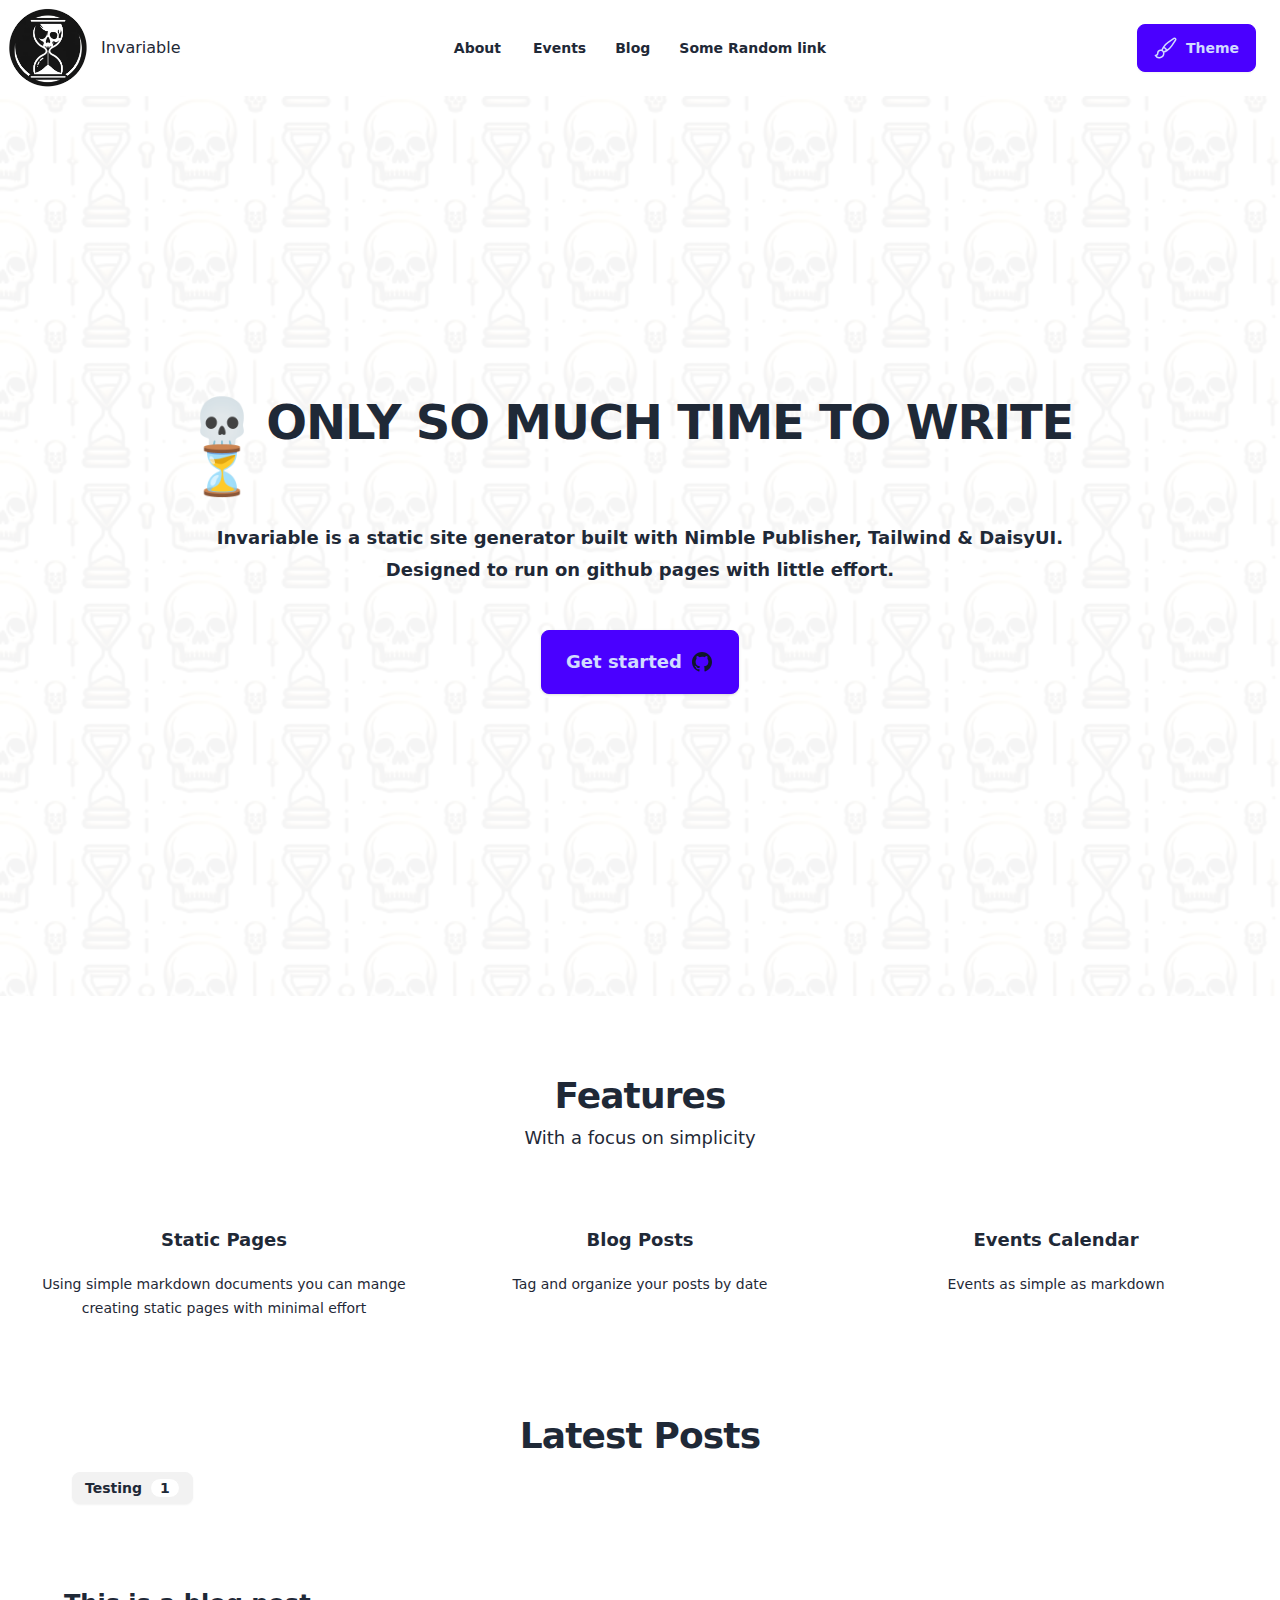
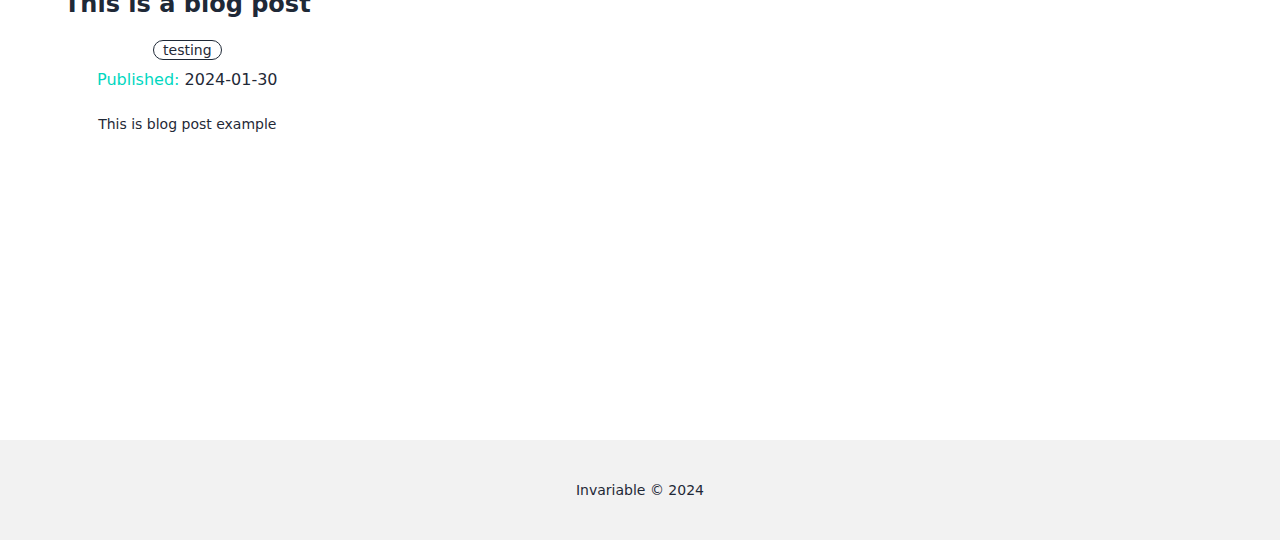
<file: index.html>
<!doctype html>
<html lang="en">
  <head>
    <meta charset="utf-8">
    <meta http-equiv="x-ua-compatible" content="ie=edge">
    <meta name="viewport" content="width=device-width, initial-scale=1">
    <meta name="description" content="Invariable is a static site generator built with Nimble Publisher, Tailwind, DaisyUI">
    <title>Home Page | Invariable</title>
    <link rel="preload" type="text/css" as="style" href="/assets/app.css">
    <link rel="stylesheet" type="text/css" href="/assets/app.css">
    <script rel="preload" type="text/javascript" src="/assets/app.js" as="script">
    </script>
  </head>

  <script is:inline>
    // ☝️ This script prevent the FART effect.
    if (localStorage.getItem("theme") === null) {
      document.documentElement.setAttribute("data-theme", "light");
    } else
    document.documentElement.setAttribute("data-theme", localStorage.getItem("theme"));
  </script>

  <body class="flex flex-col min-h-screen">
    <!-- Main Nav -->
    <div class="navbar bg-base-100 z-[100]">
      <div class="navbar-start">
        <div class="dropdown">
          <div tabindex="0" role="button" id="alb" aria-label="Open navigation menu" class="btn btn-ghost lg:hidden">
            <svg xmlns="http://www.w3.org/2000/svg" class="h-5 w-5" fill="none" viewBox="0 0 24 24" stroke="currentColor">
              <path stroke-linecap="round" stroke-linejoin="round" stroke-width="2" d="M4 6h16M4 12h8m-8 6h16"></path>
            </svg>
          </div>

          <ul tabindex="0" class="menu menu-sm dropdown-content mt-3 z-[1] p-2 shadow bg-base-100 rounded-box w-52">

<li><a href='/about.html'>About</a></li>

<li><a href='/events.html'>Events</a></li>

<li>
  <a>Blog</a>
  <ul class="p-2">
    <li><a href='/blog.html'>Posts</a></li><li><a href='/tags.html'>Tags</a></li>
  </ul>
</li>


<li><a href='http://google.com'>Some Random link</a></li>

          </ul>
        </div>
        <a href="/" class="-m-1.5 p-1.5">
          <span class="sr-only"></span>
          <img class="w-20 rounded-full mr-2 inline" src="/assets/images/logo.png" alt="">
          <span class="hidden lg:inline">
Invariable
          </span>
        </a>
      </div>

      <div class="navbar-center flex lg:hidden text-center">
Invariable
      </div>

      <div class="navbar-center hidden lg:flex">
        <ul class="menu menu-horizontal px-1 z-10">

<li><a class='font-bold' href='/about.html'>About</a></li>

<li><a class='font-bold' href='/events.html'>Events</a></li>

<li class="dropdown dropdown-hover mt-[2px]">
  <div tabindex="0" role="button" class="btn btn-ghost rounded-btn btn-sm">Blog</div>
  <ul tabindex="0" class="dropdown-content bg-base-100 p-3 pt-4">
    <li><a class='font-bold' href='/blog.html'>Posts</a></li><li><a class='font-bold' href='/tags.html'>Tags</a></li>
  </ul>
</li>


<li><a class='font-bold' href='http://google.com'>Some Random link</a></li>

        </ul>
      </div>

      <div class="navbar-end">
        <details id="theme-change" class="dropdown details-reset details-overlay details-overlay-dark z-10 mr-4">
          <summary class="btn btn-sm sm:btn-md btn-primary">
            <svg xmlns="http://www.w3.org/2000/svg" fill="none" viewBox="0 0 24 24" stroke-width="1.5" stroke="currentColor" class="w-6 h-6">
              <path stroke-linecap="round" stroke-linejoin="round" d="M9.53 16.122a3 3 0 0 0-5.78 1.128 2.25 2.25 0 0 1-2.4 2.245 4.5 4.5 0 0 0 8.4-2.245c0-.399-.078-.78-.22-1.128Zm0 0a15.998 15.998 0 0 0 3.388-1.62m-5.043-.025a15.994 15.994 0 0 1 1.622-3.395m3.42 3.42a15.995 15.995 0 0 0 4.764-4.648l3.876-5.814a1.151 1.151 0 0 0-1.597-1.597L14.146 6.32a15.996 15.996 0 0 0-4.649 4.763m3.42 3.42a6.776 6.776 0 0 0-3.42-3.42"></path>
            </svg>
            <span class="hidden sm:inline">Theme</span>
          </summary>
          <ul tabindex="0" class="dropdown-menu absolute right-0 w-56 p-2 mt-2 text-gray-800 dark:text-white animate-slide-in-down rounded-lg shadow-md">
            <li>
              <a href="#" class="theme-change__option flex items-center gap-2 hover:bg-gray-200 py-2 px-3  whitespace-nowrap" data-theme="light">
                🌞️ Light Mode
              </a>
            </li>
            <li>
              <a href="#" class="theme-change__option flex items-center gap-2 hover:bg-gray-200 py-2 px-3  whitespace-nowrap" data-theme="dark" data-key="front-page">
                🔥 Dark Mode
              </a>
            </li>
            <li>
              <a href="#" class="theme-change__option flex items-center gap-2 hover:bg-gray-200 py-2 px-3  whitespace-nowrap" data-theme="cupcake">
                🍰 Cupcake
              </a>
            </li>
            <li>
              <a href="#" class="theme-change__option flex items-center gap-2 hover:bg-gray-200 py-2 px-3  whitespace-nowrap" data-theme="bumblebee">
                🐝 Bumblebee
              </a>
            </li>
            <li>
              <a href="#" class="theme-change__option flex items-center gap-2 hover:bg-gray-200 py-2 px-3  whitespace-nowrap" data-theme="emerald">
                ✨ Emerald
              </a>
            </li>
            <li>
              <a href="#" class="theme-change__option flex items-center gap-2 hover:bg-gray-200 py-2 px-3  whitespace-nowrap" data-theme="corporate">
                🏢 Corporate
              </a>
            </li>
            <li>
              <a href="#" class="theme-change__option flex items-center gap-2 hover:bg-gray-200 py-2 px-3  whitespace-nowrap" data-theme="synthwave">
                🎸 Synthwave
              </a>
            </li>
            <li>
              <a href="#" class="theme-change__option flex items-center gap-2 hover:bg-gray-200 py-2 px-3  whitespace-nowrap" data-theme="retro">
                👴 Retro
              </a>
            </li>
            <li>
              <a href="#" class="theme-change__option flex items-center gap-2 hover:bg-gray-200 py-2 px-3  whitespace-nowrap" data-theme="cyberpunk">
                🤖 Cyberpunk
              </a>
            </li>
            <li>
              <a href="#" class="theme-change__option flex items-center gap-2 hover:bg-gray-200 py-2 px-3  whitespace-nowrap" data-theme="valentine">
                💕 Valentine
              </a>
            </li>
            <li>
              <a href="#" class="theme-change__option flex items-center gap-2 hover:bg-gray-200 py-2 px-3  whitespace-nowrap" data-theme="halloween">
                🎃 Halloween
              </a>
            </li>
            <li>
              <a href="#" class="theme-change__option flex items-center gap-2 hover:bg-gray-200 py-2 px-3  whitespace-nowrap" data-theme="garden">
                🌻 Garden
              </a>
            </li>
            <li>
              <a href="#" class="theme-change__option flex items-center gap-2 hover:bg-gray-200 py-2 px-3  whitespace-nowrap" data-theme="forest">
                🌲 Forest
              </a>
            </li>
            <li>
              <a href="#" class="theme-change__option flex items-center gap-2 hover:bg-gray-200 py-2 px-3  whitespace-nowrap" data-theme="aqua">
                🐳 Aqua
              </a>
            </li>
            <li>
              <a href="#" class="theme-change__option flex items-center gap-2 hover:bg-gray-200 py-2 px-3  whitespace-nowrap" data-theme="lofi">
                📺 LoFi
              </a>
            </li>
            <li>
              <a href="#" class="theme-change__option flex items-center gap-2 hover:bg-gray-200 py-2 px-3  whitespace-nowrap" data-theme="pastel">
                🧁 Pastel
              </a>
            </li>
            <li>
              <a href="#" class="theme-change__option flex items-center gap-2 hover:bg-gray-200 py-2 px-3  whitespace-nowrap" data-theme="fantasy">
                🧚‍♀️ Fantasy
              </a>
            </li>
            <li>
              <a href="#" class="theme-change__option flex items-center gap-2 hover:bg-gray-200 py-2 px-3  whitespace-nowrap" data-theme="wireframe">
                📈 Wireframe
              </a>
            </li>
            <li>
              <a href="#" class="theme-change__option flex items-center gap-2 hover:bg-gray-200 py-2 px-3  whitespace-nowrap" data-theme="black">
                🏠 Black
              </a>
            </li>
            <li>
              <a href="#" class="theme-change__option flex items-center gap-2 hover:bg-gray-200 py-2 px-3  whitespace-nowrap" data-theme="luxury">
                💼 Luxury
              </a>
            </li>
            <li>
              <a href="#" class="theme-change__option flex items-center gap-2 hover:bg-gray-200 py-2 px-3  whitespace-nowrap" data-theme="dracula">
                🧛‍♂️ Dracula
              </a>
              <li>
              <a href="#" class="theme-change__option flex items-center gap-2 hover:bg-gray-200 py-2 px-3  whitespace-nowrap" data-theme="autumn">
                🍁 Autumn
              </a>
              <a href="#" class="theme-change__option flex items-center gap-2 hover:bg-gray-200 py-2 px-3  whitespace-nowrap" data-theme="business">
                🏢 Business
              </a>
              <a href="#" class="theme-change__option flex items-center gap-2 hover:bg-gray-200 py-2 px-3  whitespace-nowrap" data-theme="acid">
                ⚗️ Acid
              </a>
              <a href="#" class="theme-change__option flex items-center gap-2 hover:bg-gray-200 py-2 px-3  whitespace-nowrap" data-theme="lemonade">
                🍋 Lemonade
              </a>
              <a href="#" class="theme-change__option flex items-center gap-2 hover:bg-gray-200 py-2 px-3  whitespace-nowrap" data-theme="night">
                🌜 Night
              </a>
              <a href="#" class="theme-change__option flex items-center gap-2 hover:bg-gray-200 py-2 px-3  whitespace-nowrap" data-theme="coffee">
                ☕ Coffee
              </a>
              <a href="#" class="theme-change__option flex items-center gap-2 hover:bg-gray-200 py-2 px-3  whitespace-nowrap" data-theme="winter">
                ❄️ Winter
              </a>
              <a href="#" class="theme-change__option flex items-center gap-2 hover:bg-gray-200 py-2 px-3  whitespace-nowrap" data-theme="dim">
                🔅 Dim
              </a>
              <a href="#" class="theme-change__option flex items-center gap-2 hover:bg-gray-200 py-2 px-3  whitespace-nowrap" data-theme="nord">
                 Nord
              </a>
              <a href="#" class="theme-change__option flex items-center gap-2 hover:bg-gray-200 py-2 px-3  whitespace-nowrap" data-theme="sunset">
                ☀️ Sunset
              </a>
            </li>
            </li>
          </ul>
        </details>
      </div>
    </div>

    <div class="mb-auto">
      <div class="" class="mb-auto">

<div>
  <div class="relative isolate overflow-hidden h-screen">  <div class="absolute inset-0 -z-10 object-top object-cover opacity-[.04] h-[200%] w-[200%]  bg-base bg-[url('/assets/images/repeat.jpg')] bg-[length:200px] ">  </div>  <div class="mx-auto max-w-4xl flex flex-col h-full items-center justify-center">    <h1 class="font-black text-base-content tracking-tight text-5xl mb-4">
     💀 ONLY SO MUCH TIME TO WRITE ⏳
  </h1>
  <p class="text-center text-lg leading-8 my-3 font-black">
    Invariable is a static site generator built with Nimble Publisher, Tailwind & DaisyUI.<br/>
    Designed to run on github pages with little effort.
  </p>
  <a href="https://github.com/DeadEgos/Invariable" class="btn btn-lg btn-primary text-center leading-8 mt-8 shadow font-black">
    Get started
    <svg viewBox="0 0 24 24" aria-hidden="true" class="h-6 w-6 fill-slate-900"><path fill-rule="evenodd" clip-rule="evenodd" d="M12 2C6.477 2 2 6.463 2 11.97c0 4.404 2.865 8.14 6.839 9.458.5.092.682-.216.682-.48 0-.236-.008-.864-.013-1.695-2.782.602-3.369-1.337-3.369-1.337-.454-1.151-1.11-1.458-1.11-1.458-.908-.618.069-.606.069-.606 1.003.07 1.531 1.027 1.531 1.027.892 1.524 2.341 1.084 2.91.828.092-.643.35-1.083.636-1.332-2.22-.251-4.555-1.107-4.555-4.927 0-1.088.39-1.979 1.029-2.675-.103-.252-.446-1.266.098-2.638 0 0 .84-.268 2.75 1.022A9.607 9.607 0 0 1 12 6.82c.85.004 1.705.114 2.504.336 1.909-1.29 2.747-1.022 2.747-1.022.546 1.372.202 2.386.1 2.638.64.696 1.028 1.587 1.028 2.675 0 3.83-2.339 4.673-4.566 4.92.359.307.678.915.678 1.846 0 1.332-.012 2.407-.012 2.734 0 .267.18.577.688.48 3.97-1.32 6.833-5.054 6.833-9.458C22 6.463 17.522 2 12 2Z"></path></svg>
  </a>  </div>  </div>  <div class="mx-auto max-w-7xl px-6 lg:px-8 text-center pt-20">    <div class="mx-auto max-w-2xl text-center">
    <h2 class="text-3xl font-bold tracking-tight sm:text-4xl">Features</h2>
    <p class="mt-2 text-lg leading-">With a focus on simplicity</p>    </div>    <div class="mx-auto mt-16 grid max-w-2xl grid-cols-1 gap-x-8 gap-y-20 lg:mx-0 lg:max-w-none lg:grid-cols-3">
    <div class="">
      <h3 class="mt-3 text-lg font-semibold leading-6">
        <a href="#">
          Static Pages
        </a>
      </h3>
      <p class="mt-5 line-clamp-3 text-sm leading-6">Using simple markdown documents you can mange creating static pages with minimal effort</p>
    </div>
    <div class="">
      <h3 class="mt-3 text-lg font-semibold leading-6">
        <a href="#">
          Blog Posts
        </a>
      </h3>
      <p class="mt-5 line-clamp-3 text-sm leading-6">Tag and organize your posts by date</p>
    </div>
    <div class="">
      <h3 class="mt-3 text-lg font-semibold leading-6">
        <a href="#">
          Events Calendar
        </a>
      </h3>
      <p class="mt-5 line-clamp-3 text-sm leading-6">Events as simple as markdown</p>
    </div></div>
<p>
</p>
<p>
</p>

  <!-- Blog section -->
  <div class="py-24 sm:py-42 mb-52">
    <div class="mx-auto max-w-7xl px-6 lg:px-8">
      <div class="mx-auto max-w-2xl text-center">
        <h2 class="text-3xl font-bold tracking-tight sm:text-4xl">Latest Posts</h2>
      </div>

      <div class="flex flex-wrap my-2">
  
    <a class="m-2 btn btn-sm " href="/tags/testing.html">
      Testing
      <div class="badge">1</div>
    </a>
  
</div>

      <div class="mx-auto mt-16 grid max-w-2xl grid-cols-1 gap-x-8 gap-y-20 lg:mx-0 lg:max-w-none lg:grid-cols-3">

          <article class="flex flex-col items-start">
  <div class="max-w-xl">
    <div class="relative">
      <h3 class="my-4 text-2xl font-black leading-6">
        <a class="hover:text-secondary" href="/posts/2024/01-30-example-blog-post-title.html">
          This is a blog post
        </a>
      </h3>
      
  <a href="/tags/testing.html" class="my-2 no-underline hover:bg-primary hover:text-primary-content badge badge-outline hover:badge-primary-content">
    testing
  </a>

      <div>
        <span class="text-accent">Published:</span>
        <time datetime="2024-01-30">2024-01-30</time>
      </div>
      <p class="mt-5 line-clamp-3 text-sm leading-6 ">This is blog post example</p>
    </div>
  </div>
</article>

      </div>
    </div>
  </div>

      </div>
    </div>
    <footer class="footer footer-center p-10 bg-base-200 text-base-content">
      <aside>
        <p>Invariable © 2024</p>
      </aside>
    </footer>
  </body>
</html>
</file>
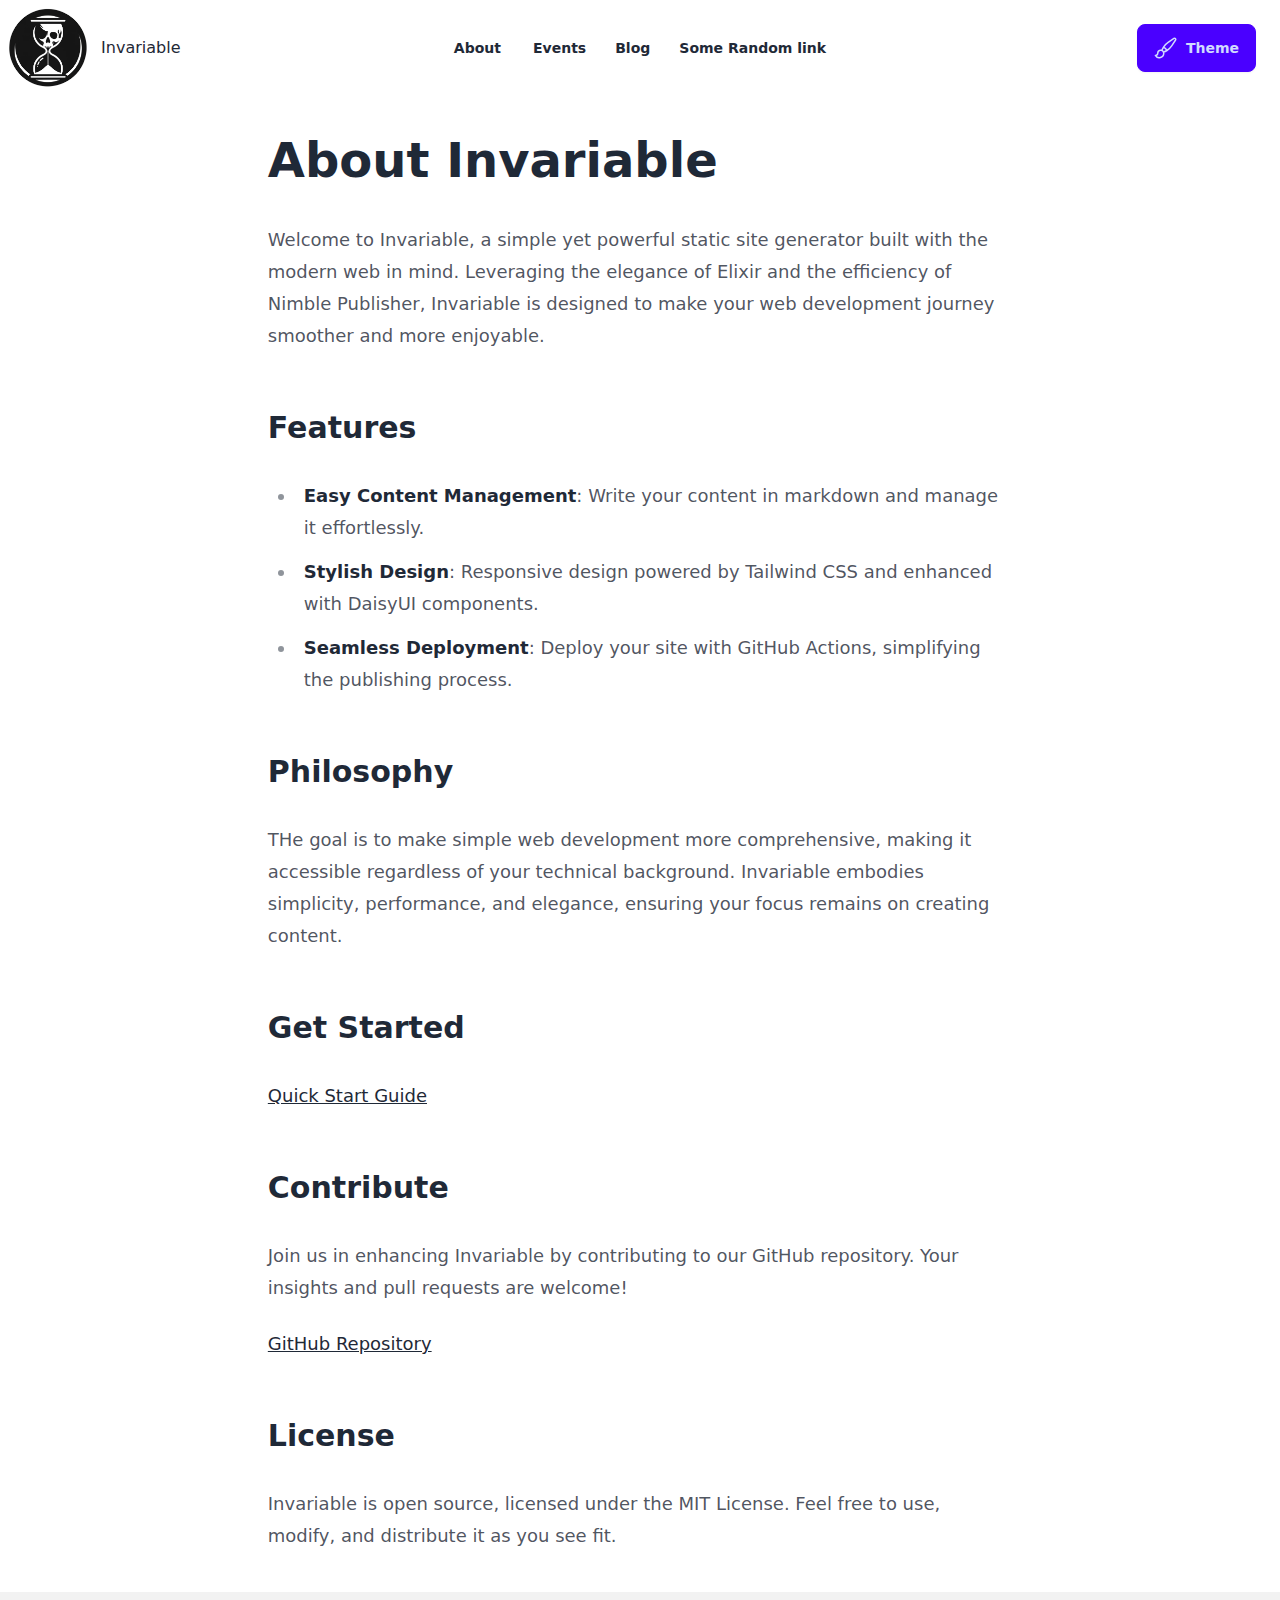
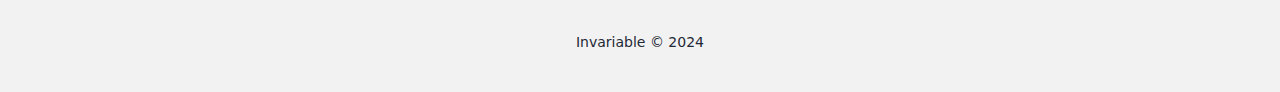
<file: about.html>
<!doctype html>
<html lang="en">
  <head>
    <meta charset="utf-8">
    <meta http-equiv="x-ua-compatible" content="ie=edge">
    <meta name="viewport" content="width=device-width, initial-scale=1">
    <meta name="description" content="A short discription about Invariable">
    <title>About | Invariable</title>
    <link rel="preload" type="text/css" as="style" href="/assets/app.css">
    <link rel="stylesheet" type="text/css" href="/assets/app.css">
    <script rel="preload" type="text/javascript" src="/assets/app.js" as="script">
    </script>
  </head>

  <script is:inline>
    // ☝️ This script prevent the FART effect.
    if (localStorage.getItem("theme") === null) {
      document.documentElement.setAttribute("data-theme", "light");
    } else
    document.documentElement.setAttribute("data-theme", localStorage.getItem("theme"));
  </script>

  <body class="flex flex-col min-h-screen">
    <!-- Main Nav -->
    <div class="navbar bg-base-100 z-[100]">
      <div class="navbar-start">
        <div class="dropdown">
          <div tabindex="0" role="button" id="alb" aria-label="Open navigation menu" class="btn btn-ghost lg:hidden">
            <svg xmlns="http://www.w3.org/2000/svg" class="h-5 w-5" fill="none" viewBox="0 0 24 24" stroke="currentColor">
              <path stroke-linecap="round" stroke-linejoin="round" stroke-width="2" d="M4 6h16M4 12h8m-8 6h16"></path>
            </svg>
          </div>

          <ul tabindex="0" class="menu menu-sm dropdown-content mt-3 z-[1] p-2 shadow bg-base-100 rounded-box w-52">

<li><a href='/about.html'>About</a></li>

<li><a href='/events.html'>Events</a></li>

<li>
  <a>Blog</a>
  <ul class="p-2">
    <li><a href='/blog.html'>Posts</a></li><li><a href='/tags.html'>Tags</a></li>
  </ul>
</li>


<li><a href='http://google.com'>Some Random link</a></li>

          </ul>
        </div>
        <a href="/" class="-m-1.5 p-1.5">
          <span class="sr-only"></span>
          <img class="w-20 rounded-full mr-2 inline" src="/assets/images/logo.png" alt="">
          <span class="hidden lg:inline">
Invariable
          </span>
        </a>
      </div>

      <div class="navbar-center flex lg:hidden text-center">
Invariable
      </div>

      <div class="navbar-center hidden lg:flex">
        <ul class="menu menu-horizontal px-1 z-10">

<li><a class='font-bold' href='/about.html'>About</a></li>

<li><a class='font-bold' href='/events.html'>Events</a></li>

<li class="dropdown dropdown-hover mt-[2px]">
  <div tabindex="0" role="button" class="btn btn-ghost rounded-btn btn-sm">Blog</div>
  <ul tabindex="0" class="dropdown-content bg-base-100 p-3 pt-4">
    <li><a class='font-bold' href='/blog.html'>Posts</a></li><li><a class='font-bold' href='/tags.html'>Tags</a></li>
  </ul>
</li>


<li><a class='font-bold' href='http://google.com'>Some Random link</a></li>

        </ul>
      </div>

      <div class="navbar-end">
        <details id="theme-change" class="dropdown details-reset details-overlay details-overlay-dark z-10 mr-4">
          <summary class="btn btn-sm sm:btn-md btn-primary">
            <svg xmlns="http://www.w3.org/2000/svg" fill="none" viewBox="0 0 24 24" stroke-width="1.5" stroke="currentColor" class="w-6 h-6">
              <path stroke-linecap="round" stroke-linejoin="round" d="M9.53 16.122a3 3 0 0 0-5.78 1.128 2.25 2.25 0 0 1-2.4 2.245 4.5 4.5 0 0 0 8.4-2.245c0-.399-.078-.78-.22-1.128Zm0 0a15.998 15.998 0 0 0 3.388-1.62m-5.043-.025a15.994 15.994 0 0 1 1.622-3.395m3.42 3.42a15.995 15.995 0 0 0 4.764-4.648l3.876-5.814a1.151 1.151 0 0 0-1.597-1.597L14.146 6.32a15.996 15.996 0 0 0-4.649 4.763m3.42 3.42a6.776 6.776 0 0 0-3.42-3.42"></path>
            </svg>
            <span class="hidden sm:inline">Theme</span>
          </summary>
          <ul tabindex="0" class="dropdown-menu absolute right-0 w-56 p-2 mt-2 text-gray-800 dark:text-white animate-slide-in-down rounded-lg shadow-md">
            <li>
              <a href="#" class="theme-change__option flex items-center gap-2 hover:bg-gray-200 py-2 px-3  whitespace-nowrap" data-theme="light">
                🌞️ Light Mode
              </a>
            </li>
            <li>
              <a href="#" class="theme-change__option flex items-center gap-2 hover:bg-gray-200 py-2 px-3  whitespace-nowrap" data-theme="dark" data-key="front-page">
                🔥 Dark Mode
              </a>
            </li>
            <li>
              <a href="#" class="theme-change__option flex items-center gap-2 hover:bg-gray-200 py-2 px-3  whitespace-nowrap" data-theme="cupcake">
                🍰 Cupcake
              </a>
            </li>
            <li>
              <a href="#" class="theme-change__option flex items-center gap-2 hover:bg-gray-200 py-2 px-3  whitespace-nowrap" data-theme="bumblebee">
                🐝 Bumblebee
              </a>
            </li>
            <li>
              <a href="#" class="theme-change__option flex items-center gap-2 hover:bg-gray-200 py-2 px-3  whitespace-nowrap" data-theme="emerald">
                ✨ Emerald
              </a>
            </li>
            <li>
              <a href="#" class="theme-change__option flex items-center gap-2 hover:bg-gray-200 py-2 px-3  whitespace-nowrap" data-theme="corporate">
                🏢 Corporate
              </a>
            </li>
            <li>
              <a href="#" class="theme-change__option flex items-center gap-2 hover:bg-gray-200 py-2 px-3  whitespace-nowrap" data-theme="synthwave">
                🎸 Synthwave
              </a>
            </li>
            <li>
              <a href="#" class="theme-change__option flex items-center gap-2 hover:bg-gray-200 py-2 px-3  whitespace-nowrap" data-theme="retro">
                👴 Retro
              </a>
            </li>
            <li>
              <a href="#" class="theme-change__option flex items-center gap-2 hover:bg-gray-200 py-2 px-3  whitespace-nowrap" data-theme="cyberpunk">
                🤖 Cyberpunk
              </a>
            </li>
            <li>
              <a href="#" class="theme-change__option flex items-center gap-2 hover:bg-gray-200 py-2 px-3  whitespace-nowrap" data-theme="valentine">
                💕 Valentine
              </a>
            </li>
            <li>
              <a href="#" class="theme-change__option flex items-center gap-2 hover:bg-gray-200 py-2 px-3  whitespace-nowrap" data-theme="halloween">
                🎃 Halloween
              </a>
            </li>
            <li>
              <a href="#" class="theme-change__option flex items-center gap-2 hover:bg-gray-200 py-2 px-3  whitespace-nowrap" data-theme="garden">
                🌻 Garden
              </a>
            </li>
            <li>
              <a href="#" class="theme-change__option flex items-center gap-2 hover:bg-gray-200 py-2 px-3  whitespace-nowrap" data-theme="forest">
                🌲 Forest
              </a>
            </li>
            <li>
              <a href="#" class="theme-change__option flex items-center gap-2 hover:bg-gray-200 py-2 px-3  whitespace-nowrap" data-theme="aqua">
                🐳 Aqua
              </a>
            </li>
            <li>
              <a href="#" class="theme-change__option flex items-center gap-2 hover:bg-gray-200 py-2 px-3  whitespace-nowrap" data-theme="lofi">
                📺 LoFi
              </a>
            </li>
            <li>
              <a href="#" class="theme-change__option flex items-center gap-2 hover:bg-gray-200 py-2 px-3  whitespace-nowrap" data-theme="pastel">
                🧁 Pastel
              </a>
            </li>
            <li>
              <a href="#" class="theme-change__option flex items-center gap-2 hover:bg-gray-200 py-2 px-3  whitespace-nowrap" data-theme="fantasy">
                🧚‍♀️ Fantasy
              </a>
            </li>
            <li>
              <a href="#" class="theme-change__option flex items-center gap-2 hover:bg-gray-200 py-2 px-3  whitespace-nowrap" data-theme="wireframe">
                📈 Wireframe
              </a>
            </li>
            <li>
              <a href="#" class="theme-change__option flex items-center gap-2 hover:bg-gray-200 py-2 px-3  whitespace-nowrap" data-theme="black">
                🏠 Black
              </a>
            </li>
            <li>
              <a href="#" class="theme-change__option flex items-center gap-2 hover:bg-gray-200 py-2 px-3  whitespace-nowrap" data-theme="luxury">
                💼 Luxury
              </a>
            </li>
            <li>
              <a href="#" class="theme-change__option flex items-center gap-2 hover:bg-gray-200 py-2 px-3  whitespace-nowrap" data-theme="dracula">
                🧛‍♂️ Dracula
              </a>
              <li>
              <a href="#" class="theme-change__option flex items-center gap-2 hover:bg-gray-200 py-2 px-3  whitespace-nowrap" data-theme="autumn">
                🍁 Autumn
              </a>
              <a href="#" class="theme-change__option flex items-center gap-2 hover:bg-gray-200 py-2 px-3  whitespace-nowrap" data-theme="business">
                🏢 Business
              </a>
              <a href="#" class="theme-change__option flex items-center gap-2 hover:bg-gray-200 py-2 px-3  whitespace-nowrap" data-theme="acid">
                ⚗️ Acid
              </a>
              <a href="#" class="theme-change__option flex items-center gap-2 hover:bg-gray-200 py-2 px-3  whitespace-nowrap" data-theme="lemonade">
                🍋 Lemonade
              </a>
              <a href="#" class="theme-change__option flex items-center gap-2 hover:bg-gray-200 py-2 px-3  whitespace-nowrap" data-theme="night">
                🌜 Night
              </a>
              <a href="#" class="theme-change__option flex items-center gap-2 hover:bg-gray-200 py-2 px-3  whitespace-nowrap" data-theme="coffee">
                ☕ Coffee
              </a>
              <a href="#" class="theme-change__option flex items-center gap-2 hover:bg-gray-200 py-2 px-3  whitespace-nowrap" data-theme="winter">
                ❄️ Winter
              </a>
              <a href="#" class="theme-change__option flex items-center gap-2 hover:bg-gray-200 py-2 px-3  whitespace-nowrap" data-theme="dim">
                🔅 Dim
              </a>
              <a href="#" class="theme-change__option flex items-center gap-2 hover:bg-gray-200 py-2 px-3  whitespace-nowrap" data-theme="nord">
                 Nord
              </a>
              <a href="#" class="theme-change__option flex items-center gap-2 hover:bg-gray-200 py-2 px-3  whitespace-nowrap" data-theme="sunset">
                ☀️ Sunset
              </a>
            </li>
            </li>
          </ul>
        </details>
      </div>
    </div>

    <div class="mb-auto">
      <div class="prose lg:prose-lg mx-auto p-10 sm:px-20 md:px-0" class="mb-auto">

<h1>
About Invariable</h1>
<p>
Welcome to Invariable, a simple yet powerful static site generator built with the modern web in mind. Leveraging the elegance of Elixir and the efficiency of Nimble Publisher, Invariable is designed to make your web development journey smoother and more enjoyable.</p>
<h2>
Features</h2>
<ul>
  <li>
<strong>Easy Content Management</strong>: Write your content in markdown and manage it effortlessly.  </li>
  <li>
<strong>Stylish Design</strong>: Responsive design powered by Tailwind CSS and enhanced with DaisyUI components.  </li>
  <li>
<strong>Seamless Deployment</strong>: Deploy your site with GitHub Actions, simplifying the publishing process.  </li>
</ul>
<h2>
Philosophy</h2>
<p>
THe goal is to make simple web development more comprehensive, making it accessible regardless of your technical background. Invariable embodies simplicity, performance, and elegance, ensuring your focus remains on creating content.</p>
<h2>
Get Started</h2>
<p>
<a href="#quick-start-guide">Quick Start Guide</a></p>
<h2>
Contribute</h2>
<p>
Join us in enhancing Invariable by contributing to our GitHub repository. Your insights and pull requests are welcome!</p>
<p>
<a href="https://github.com/DeadEgos/Invariable">GitHub Repository</a></p>
<h2>
License</h2>
<p>
Invariable is open source, licensed under the MIT License. Feel free to use, modify, and distribute it as you see fit.</p>


      </div>
    </div>
    <footer class="footer footer-center p-10 bg-base-200 text-base-content">
      <aside>
        <p>Invariable © 2024</p>
      </aside>
    </footer>
  </body>
</html>
</file>
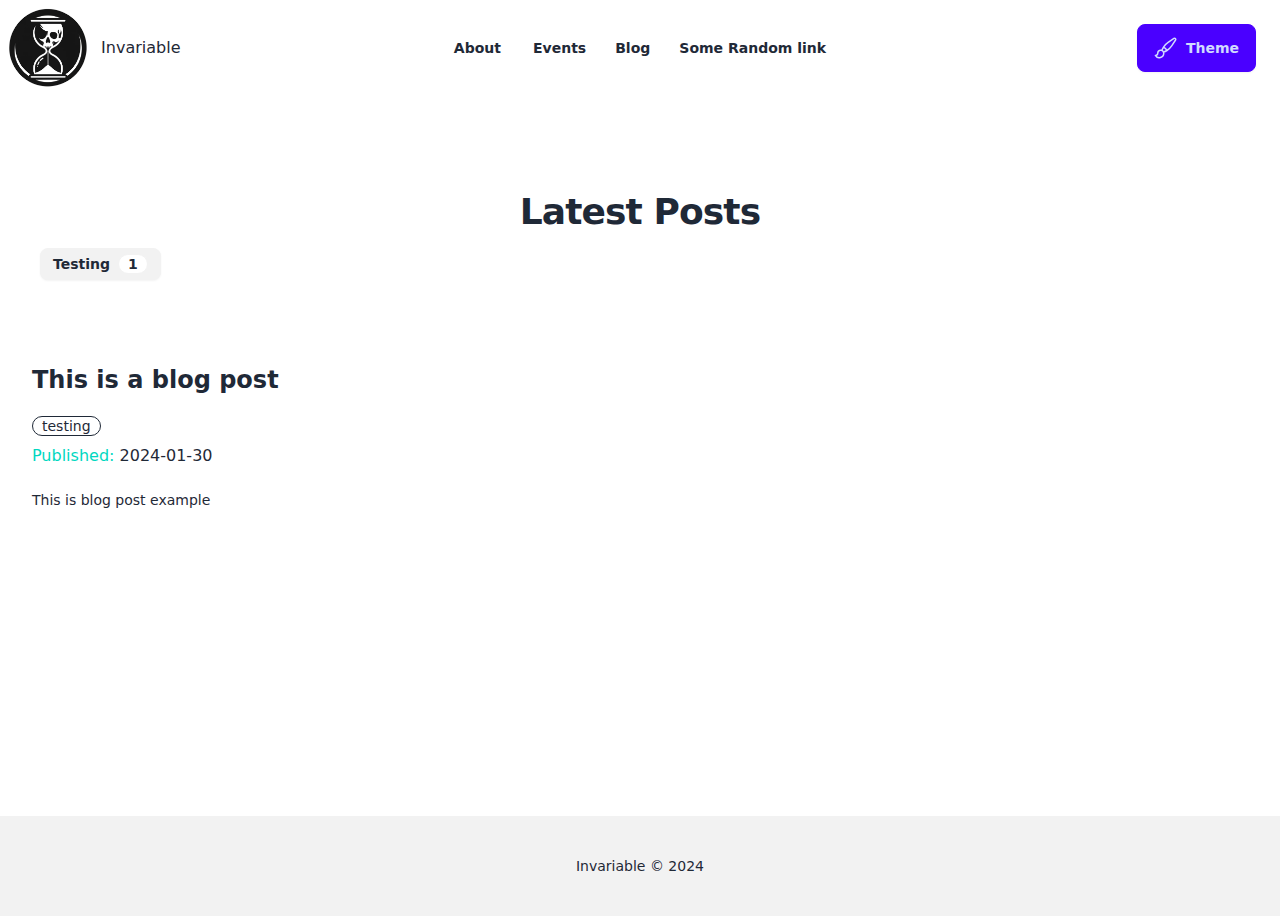
<file: blog.html>
<!doctype html>
<html lang="en">
  <head>
    <meta charset="utf-8">
    <meta http-equiv="x-ua-compatible" content="ie=edge">
    <meta name="viewport" content="width=device-width, initial-scale=1">
    <meta name="description" content="Blog posts">
    <title>Blog | Invariable</title>
    <link rel="preload" type="text/css" as="style" href="/assets/app.css">
    <link rel="stylesheet" type="text/css" href="/assets/app.css">
    <script rel="preload" type="text/javascript" src="/assets/app.js" as="script">
    </script>
  </head>

  <script is:inline>
    // ☝️ This script prevent the FART effect.
    if (localStorage.getItem("theme") === null) {
      document.documentElement.setAttribute("data-theme", "light");
    } else
    document.documentElement.setAttribute("data-theme", localStorage.getItem("theme"));
  </script>

  <body class="flex flex-col min-h-screen">
    <!-- Main Nav -->
    <div class="navbar bg-base-100 z-[100]">
      <div class="navbar-start">
        <div class="dropdown">
          <div tabindex="0" role="button" id="alb" aria-label="Open navigation menu" class="btn btn-ghost lg:hidden">
            <svg xmlns="http://www.w3.org/2000/svg" class="h-5 w-5" fill="none" viewBox="0 0 24 24" stroke="currentColor">
              <path stroke-linecap="round" stroke-linejoin="round" stroke-width="2" d="M4 6h16M4 12h8m-8 6h16"></path>
            </svg>
          </div>

          <ul tabindex="0" class="menu menu-sm dropdown-content mt-3 z-[1] p-2 shadow bg-base-100 rounded-box w-52">

<li><a href='/about.html'>About</a></li>

<li><a href='/events.html'>Events</a></li>

<li>
  <a>Blog</a>
  <ul class="p-2">
    <li><a href='/blog.html'>Posts</a></li><li><a href='/tags.html'>Tags</a></li>
  </ul>
</li>


<li><a href='http://google.com'>Some Random link</a></li>

          </ul>
        </div>
        <a href="/" class="-m-1.5 p-1.5">
          <span class="sr-only"></span>
          <img class="w-20 rounded-full mr-2 inline" src="/assets/images/logo.png" alt="">
          <span class="hidden lg:inline">
Invariable
          </span>
        </a>
      </div>

      <div class="navbar-center flex lg:hidden text-center">
Invariable
      </div>

      <div class="navbar-center hidden lg:flex">
        <ul class="menu menu-horizontal px-1 z-10">

<li><a class='font-bold' href='/about.html'>About</a></li>

<li><a class='font-bold' href='/events.html'>Events</a></li>

<li class="dropdown dropdown-hover mt-[2px]">
  <div tabindex="0" role="button" class="btn btn-ghost rounded-btn btn-sm">Blog</div>
  <ul tabindex="0" class="dropdown-content bg-base-100 p-3 pt-4">
    <li><a class='font-bold' href='/blog.html'>Posts</a></li><li><a class='font-bold' href='/tags.html'>Tags</a></li>
  </ul>
</li>


<li><a class='font-bold' href='http://google.com'>Some Random link</a></li>

        </ul>
      </div>

      <div class="navbar-end">
        <details id="theme-change" class="dropdown details-reset details-overlay details-overlay-dark z-10 mr-4">
          <summary class="btn btn-sm sm:btn-md btn-primary">
            <svg xmlns="http://www.w3.org/2000/svg" fill="none" viewBox="0 0 24 24" stroke-width="1.5" stroke="currentColor" class="w-6 h-6">
              <path stroke-linecap="round" stroke-linejoin="round" d="M9.53 16.122a3 3 0 0 0-5.78 1.128 2.25 2.25 0 0 1-2.4 2.245 4.5 4.5 0 0 0 8.4-2.245c0-.399-.078-.78-.22-1.128Zm0 0a15.998 15.998 0 0 0 3.388-1.62m-5.043-.025a15.994 15.994 0 0 1 1.622-3.395m3.42 3.42a15.995 15.995 0 0 0 4.764-4.648l3.876-5.814a1.151 1.151 0 0 0-1.597-1.597L14.146 6.32a15.996 15.996 0 0 0-4.649 4.763m3.42 3.42a6.776 6.776 0 0 0-3.42-3.42"></path>
            </svg>
            <span class="hidden sm:inline">Theme</span>
          </summary>
          <ul tabindex="0" class="dropdown-menu absolute right-0 w-56 p-2 mt-2 text-gray-800 dark:text-white animate-slide-in-down rounded-lg shadow-md">
            <li>
              <a href="#" class="theme-change__option flex items-center gap-2 hover:bg-gray-200 py-2 px-3  whitespace-nowrap" data-theme="light">
                🌞️ Light Mode
              </a>
            </li>
            <li>
              <a href="#" class="theme-change__option flex items-center gap-2 hover:bg-gray-200 py-2 px-3  whitespace-nowrap" data-theme="dark" data-key="front-page">
                🔥 Dark Mode
              </a>
            </li>
            <li>
              <a href="#" class="theme-change__option flex items-center gap-2 hover:bg-gray-200 py-2 px-3  whitespace-nowrap" data-theme="cupcake">
                🍰 Cupcake
              </a>
            </li>
            <li>
              <a href="#" class="theme-change__option flex items-center gap-2 hover:bg-gray-200 py-2 px-3  whitespace-nowrap" data-theme="bumblebee">
                🐝 Bumblebee
              </a>
            </li>
            <li>
              <a href="#" class="theme-change__option flex items-center gap-2 hover:bg-gray-200 py-2 px-3  whitespace-nowrap" data-theme="emerald">
                ✨ Emerald
              </a>
            </li>
            <li>
              <a href="#" class="theme-change__option flex items-center gap-2 hover:bg-gray-200 py-2 px-3  whitespace-nowrap" data-theme="corporate">
                🏢 Corporate
              </a>
            </li>
            <li>
              <a href="#" class="theme-change__option flex items-center gap-2 hover:bg-gray-200 py-2 px-3  whitespace-nowrap" data-theme="synthwave">
                🎸 Synthwave
              </a>
            </li>
            <li>
              <a href="#" class="theme-change__option flex items-center gap-2 hover:bg-gray-200 py-2 px-3  whitespace-nowrap" data-theme="retro">
                👴 Retro
              </a>
            </li>
            <li>
              <a href="#" class="theme-change__option flex items-center gap-2 hover:bg-gray-200 py-2 px-3  whitespace-nowrap" data-theme="cyberpunk">
                🤖 Cyberpunk
              </a>
            </li>
            <li>
              <a href="#" class="theme-change__option flex items-center gap-2 hover:bg-gray-200 py-2 px-3  whitespace-nowrap" data-theme="valentine">
                💕 Valentine
              </a>
            </li>
            <li>
              <a href="#" class="theme-change__option flex items-center gap-2 hover:bg-gray-200 py-2 px-3  whitespace-nowrap" data-theme="halloween">
                🎃 Halloween
              </a>
            </li>
            <li>
              <a href="#" class="theme-change__option flex items-center gap-2 hover:bg-gray-200 py-2 px-3  whitespace-nowrap" data-theme="garden">
                🌻 Garden
              </a>
            </li>
            <li>
              <a href="#" class="theme-change__option flex items-center gap-2 hover:bg-gray-200 py-2 px-3  whitespace-nowrap" data-theme="forest">
                🌲 Forest
              </a>
            </li>
            <li>
              <a href="#" class="theme-change__option flex items-center gap-2 hover:bg-gray-200 py-2 px-3  whitespace-nowrap" data-theme="aqua">
                🐳 Aqua
              </a>
            </li>
            <li>
              <a href="#" class="theme-change__option flex items-center gap-2 hover:bg-gray-200 py-2 px-3  whitespace-nowrap" data-theme="lofi">
                📺 LoFi
              </a>
            </li>
            <li>
              <a href="#" class="theme-change__option flex items-center gap-2 hover:bg-gray-200 py-2 px-3  whitespace-nowrap" data-theme="pastel">
                🧁 Pastel
              </a>
            </li>
            <li>
              <a href="#" class="theme-change__option flex items-center gap-2 hover:bg-gray-200 py-2 px-3  whitespace-nowrap" data-theme="fantasy">
                🧚‍♀️ Fantasy
              </a>
            </li>
            <li>
              <a href="#" class="theme-change__option flex items-center gap-2 hover:bg-gray-200 py-2 px-3  whitespace-nowrap" data-theme="wireframe">
                📈 Wireframe
              </a>
            </li>
            <li>
              <a href="#" class="theme-change__option flex items-center gap-2 hover:bg-gray-200 py-2 px-3  whitespace-nowrap" data-theme="black">
                🏠 Black
              </a>
            </li>
            <li>
              <a href="#" class="theme-change__option flex items-center gap-2 hover:bg-gray-200 py-2 px-3  whitespace-nowrap" data-theme="luxury">
                💼 Luxury
              </a>
            </li>
            <li>
              <a href="#" class="theme-change__option flex items-center gap-2 hover:bg-gray-200 py-2 px-3  whitespace-nowrap" data-theme="dracula">
                🧛‍♂️ Dracula
              </a>
              <li>
              <a href="#" class="theme-change__option flex items-center gap-2 hover:bg-gray-200 py-2 px-3  whitespace-nowrap" data-theme="autumn">
                🍁 Autumn
              </a>
              <a href="#" class="theme-change__option flex items-center gap-2 hover:bg-gray-200 py-2 px-3  whitespace-nowrap" data-theme="business">
                🏢 Business
              </a>
              <a href="#" class="theme-change__option flex items-center gap-2 hover:bg-gray-200 py-2 px-3  whitespace-nowrap" data-theme="acid">
                ⚗️ Acid
              </a>
              <a href="#" class="theme-change__option flex items-center gap-2 hover:bg-gray-200 py-2 px-3  whitespace-nowrap" data-theme="lemonade">
                🍋 Lemonade
              </a>
              <a href="#" class="theme-change__option flex items-center gap-2 hover:bg-gray-200 py-2 px-3  whitespace-nowrap" data-theme="night">
                🌜 Night
              </a>
              <a href="#" class="theme-change__option flex items-center gap-2 hover:bg-gray-200 py-2 px-3  whitespace-nowrap" data-theme="coffee">
                ☕ Coffee
              </a>
              <a href="#" class="theme-change__option flex items-center gap-2 hover:bg-gray-200 py-2 px-3  whitespace-nowrap" data-theme="winter">
                ❄️ Winter
              </a>
              <a href="#" class="theme-change__option flex items-center gap-2 hover:bg-gray-200 py-2 px-3  whitespace-nowrap" data-theme="dim">
                🔅 Dim
              </a>
              <a href="#" class="theme-change__option flex items-center gap-2 hover:bg-gray-200 py-2 px-3  whitespace-nowrap" data-theme="nord">
                 Nord
              </a>
              <a href="#" class="theme-change__option flex items-center gap-2 hover:bg-gray-200 py-2 px-3  whitespace-nowrap" data-theme="sunset">
                ☀️ Sunset
              </a>
            </li>
            </li>
          </ul>
        </details>
      </div>
    </div>

    <div class="mb-auto">
      <div class="" class="mb-auto">

  <div class="py-24 sm:py-42 mb-52">
    <div class="mx-auto max-w-7xl px-6 lg:px-8">
      <div class="mx-auto max-w-2xl text-center">
        <h2 class="text-3xl font-bold tracking-tight sm:text-4xl">Latest Posts</h2>
      </div>
      <div class="flex flex-wrap my-2">
  
    <a class="m-2 btn btn-sm " href="/tags/testing.html">
      Testing
      <div class="badge">1</div>
    </a>
  
</div>
      <div class="mx-auto mt-16 grid max-w-2xl grid-cols-1 gap-x-8 gap-y-20 lg:mx-0 lg:max-w-none lg:grid-cols-3">

          <article class="flex flex-col items-start">
  <div class="max-w-xl">
    <div class="relative">
      <h3 class="my-4 text-2xl font-black leading-6">
        <a class="hover:text-secondary" href="/posts/2024/01-30-example-blog-post-title.html">
          This is a blog post
        </a>
      </h3>
      
  <a href="/tags/testing.html" class="my-2 no-underline hover:bg-primary hover:text-primary-content badge badge-outline hover:badge-primary-content">
    testing
  </a>

      <div>
        <span class="text-accent">Published:</span>
        <time datetime="2024-01-30">2024-01-30</time>
      </div>
      <p class="mt-5 line-clamp-3 text-sm leading-6 ">This is blog post example</p>
    </div>
  </div>
</article>

      </div>
    </div>
  </div>

      </div>
    </div>
    <footer class="footer footer-center p-10 bg-base-200 text-base-content">
      <aside>
        <p>Invariable © 2024</p>
      </aside>
    </footer>
  </body>
</html>
</file>
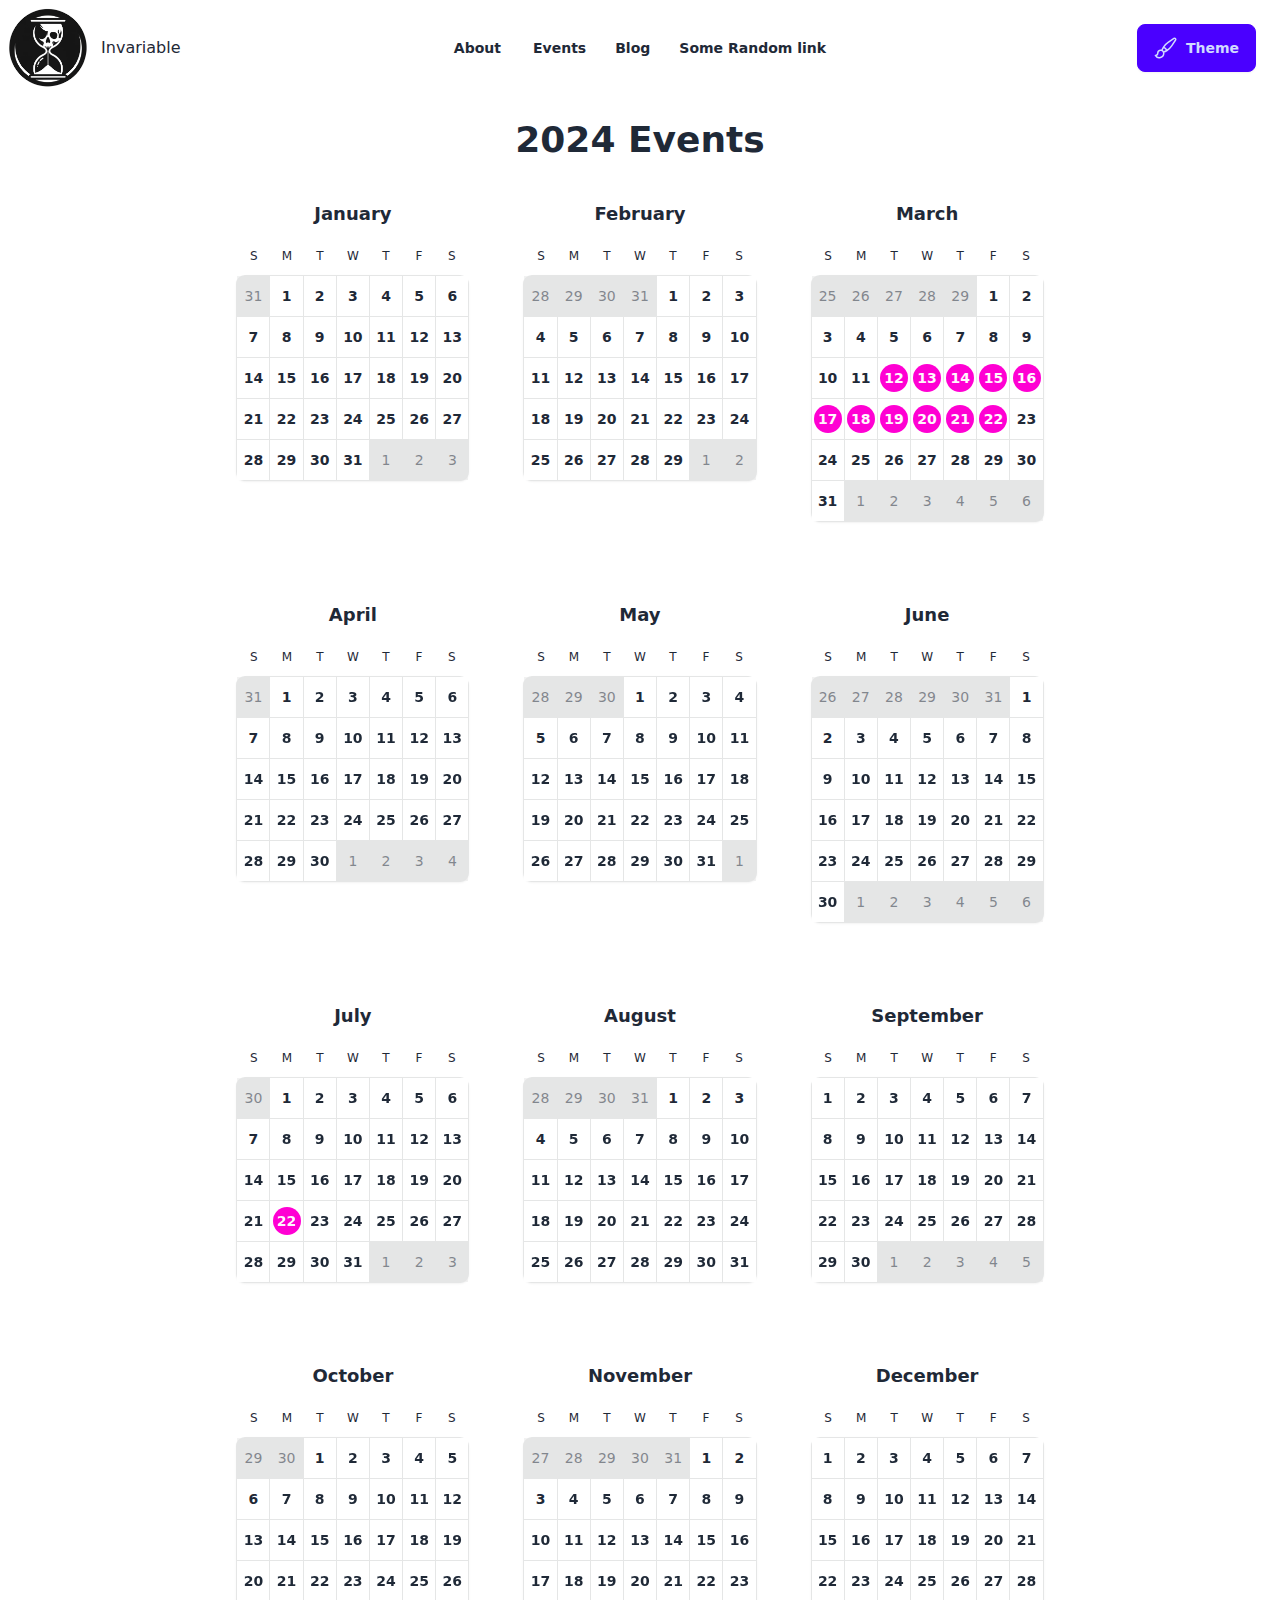
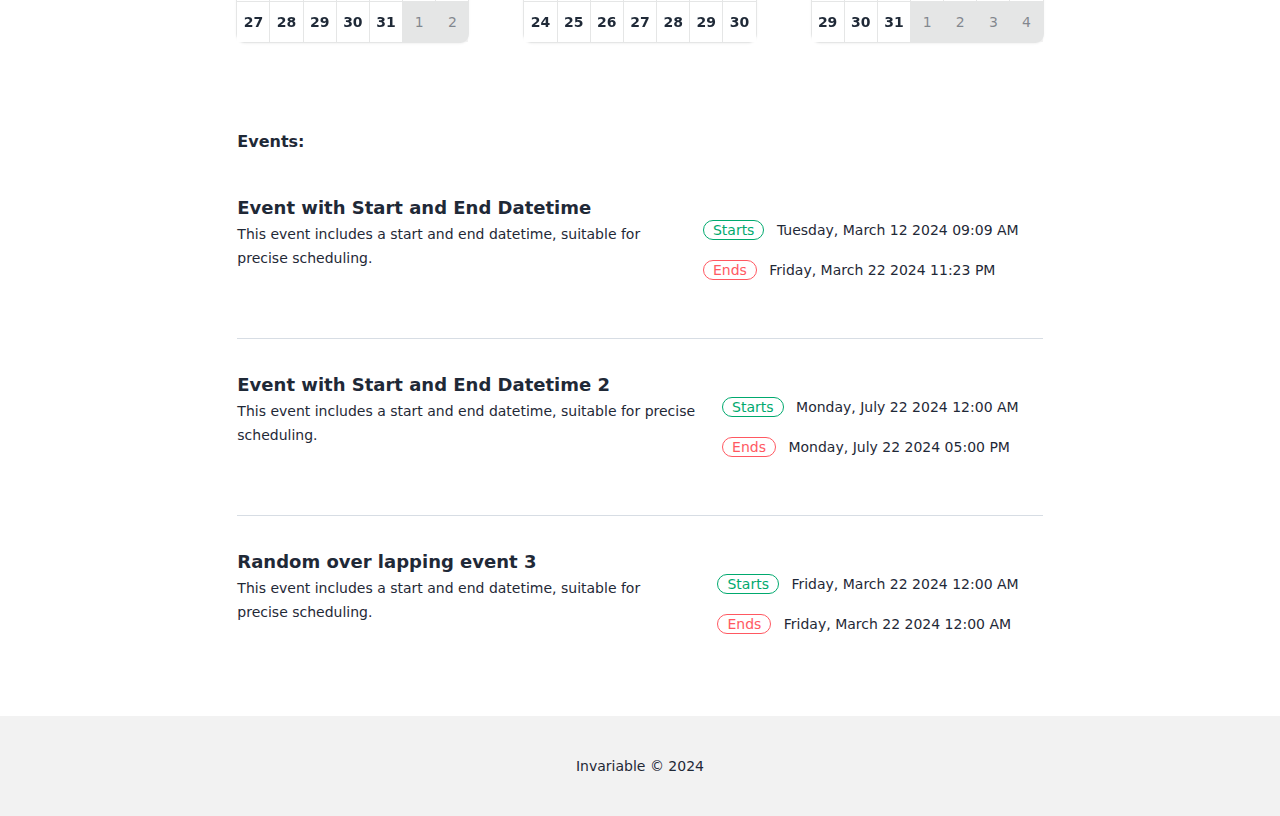
<file: events.html>
<!doctype html>
<html lang="en">
  <head>
    <meta charset="utf-8">
    <meta http-equiv="x-ua-compatible" content="ie=edge">
    <meta name="viewport" content="width=device-width, initial-scale=1">
    <meta name="description" content="Events Calendar">
    <title>Events | Invariable</title>
    <link rel="preload" type="text/css" as="style" href="/assets/app.css">
    <link rel="stylesheet" type="text/css" href="/assets/app.css">
    <script rel="preload" type="text/javascript" src="/assets/app.js" as="script">
    </script>
  </head>

  <script is:inline>
    // ☝️ This script prevent the FART effect.
    if (localStorage.getItem("theme") === null) {
      document.documentElement.setAttribute("data-theme", "light");
    } else
    document.documentElement.setAttribute("data-theme", localStorage.getItem("theme"));
  </script>

  <body class="flex flex-col min-h-screen">
    <!-- Main Nav -->
    <div class="navbar bg-base-100 z-[100]">
      <div class="navbar-start">
        <div class="dropdown">
          <div tabindex="0" role="button" id="alb" aria-label="Open navigation menu" class="btn btn-ghost lg:hidden">
            <svg xmlns="http://www.w3.org/2000/svg" class="h-5 w-5" fill="none" viewBox="0 0 24 24" stroke="currentColor">
              <path stroke-linecap="round" stroke-linejoin="round" stroke-width="2" d="M4 6h16M4 12h8m-8 6h16"></path>
            </svg>
          </div>

          <ul tabindex="0" class="menu menu-sm dropdown-content mt-3 z-[1] p-2 shadow bg-base-100 rounded-box w-52">

<li><a href='/about.html'>About</a></li>

<li><a href='/events.html'>Events</a></li>

<li>
  <a>Blog</a>
  <ul class="p-2">
    <li><a href='/blog.html'>Posts</a></li><li><a href='/tags.html'>Tags</a></li>
  </ul>
</li>


<li><a href='http://google.com'>Some Random link</a></li>

          </ul>
        </div>
        <a href="/" class="-m-1.5 p-1.5">
          <span class="sr-only"></span>
          <img class="w-20 rounded-full mr-2 inline" src="/assets/images/logo.png" alt="">
          <span class="hidden lg:inline">
Invariable
          </span>
        </a>
      </div>

      <div class="navbar-center flex lg:hidden text-center">
Invariable
      </div>

      <div class="navbar-center hidden lg:flex">
        <ul class="menu menu-horizontal px-1 z-10">

<li><a class='font-bold' href='/about.html'>About</a></li>

<li><a class='font-bold' href='/events.html'>Events</a></li>

<li class="dropdown dropdown-hover mt-[2px]">
  <div tabindex="0" role="button" class="btn btn-ghost rounded-btn btn-sm">Blog</div>
  <ul tabindex="0" class="dropdown-content bg-base-100 p-3 pt-4">
    <li><a class='font-bold' href='/blog.html'>Posts</a></li><li><a class='font-bold' href='/tags.html'>Tags</a></li>
  </ul>
</li>


<li><a class='font-bold' href='http://google.com'>Some Random link</a></li>

        </ul>
      </div>

      <div class="navbar-end">
        <details id="theme-change" class="dropdown details-reset details-overlay details-overlay-dark z-10 mr-4">
          <summary class="btn btn-sm sm:btn-md btn-primary">
            <svg xmlns="http://www.w3.org/2000/svg" fill="none" viewBox="0 0 24 24" stroke-width="1.5" stroke="currentColor" class="w-6 h-6">
              <path stroke-linecap="round" stroke-linejoin="round" d="M9.53 16.122a3 3 0 0 0-5.78 1.128 2.25 2.25 0 0 1-2.4 2.245 4.5 4.5 0 0 0 8.4-2.245c0-.399-.078-.78-.22-1.128Zm0 0a15.998 15.998 0 0 0 3.388-1.62m-5.043-.025a15.994 15.994 0 0 1 1.622-3.395m3.42 3.42a15.995 15.995 0 0 0 4.764-4.648l3.876-5.814a1.151 1.151 0 0 0-1.597-1.597L14.146 6.32a15.996 15.996 0 0 0-4.649 4.763m3.42 3.42a6.776 6.776 0 0 0-3.42-3.42"></path>
            </svg>
            <span class="hidden sm:inline">Theme</span>
          </summary>
          <ul tabindex="0" class="dropdown-menu absolute right-0 w-56 p-2 mt-2 text-gray-800 dark:text-white animate-slide-in-down rounded-lg shadow-md">
            <li>
              <a href="#" class="theme-change__option flex items-center gap-2 hover:bg-gray-200 py-2 px-3  whitespace-nowrap" data-theme="light">
                🌞️ Light Mode
              </a>
            </li>
            <li>
              <a href="#" class="theme-change__option flex items-center gap-2 hover:bg-gray-200 py-2 px-3  whitespace-nowrap" data-theme="dark" data-key="front-page">
                🔥 Dark Mode
              </a>
            </li>
            <li>
              <a href="#" class="theme-change__option flex items-center gap-2 hover:bg-gray-200 py-2 px-3  whitespace-nowrap" data-theme="cupcake">
                🍰 Cupcake
              </a>
            </li>
            <li>
              <a href="#" class="theme-change__option flex items-center gap-2 hover:bg-gray-200 py-2 px-3  whitespace-nowrap" data-theme="bumblebee">
                🐝 Bumblebee
              </a>
            </li>
            <li>
              <a href="#" class="theme-change__option flex items-center gap-2 hover:bg-gray-200 py-2 px-3  whitespace-nowrap" data-theme="emerald">
                ✨ Emerald
              </a>
            </li>
            <li>
              <a href="#" class="theme-change__option flex items-center gap-2 hover:bg-gray-200 py-2 px-3  whitespace-nowrap" data-theme="corporate">
                🏢 Corporate
              </a>
            </li>
            <li>
              <a href="#" class="theme-change__option flex items-center gap-2 hover:bg-gray-200 py-2 px-3  whitespace-nowrap" data-theme="synthwave">
                🎸 Synthwave
              </a>
            </li>
            <li>
              <a href="#" class="theme-change__option flex items-center gap-2 hover:bg-gray-200 py-2 px-3  whitespace-nowrap" data-theme="retro">
                👴 Retro
              </a>
            </li>
            <li>
              <a href="#" class="theme-change__option flex items-center gap-2 hover:bg-gray-200 py-2 px-3  whitespace-nowrap" data-theme="cyberpunk">
                🤖 Cyberpunk
              </a>
            </li>
            <li>
              <a href="#" class="theme-change__option flex items-center gap-2 hover:bg-gray-200 py-2 px-3  whitespace-nowrap" data-theme="valentine">
                💕 Valentine
              </a>
            </li>
            <li>
              <a href="#" class="theme-change__option flex items-center gap-2 hover:bg-gray-200 py-2 px-3  whitespace-nowrap" data-theme="halloween">
                🎃 Halloween
              </a>
            </li>
            <li>
              <a href="#" class="theme-change__option flex items-center gap-2 hover:bg-gray-200 py-2 px-3  whitespace-nowrap" data-theme="garden">
                🌻 Garden
              </a>
            </li>
            <li>
              <a href="#" class="theme-change__option flex items-center gap-2 hover:bg-gray-200 py-2 px-3  whitespace-nowrap" data-theme="forest">
                🌲 Forest
              </a>
            </li>
            <li>
              <a href="#" class="theme-change__option flex items-center gap-2 hover:bg-gray-200 py-2 px-3  whitespace-nowrap" data-theme="aqua">
                🐳 Aqua
              </a>
            </li>
            <li>
              <a href="#" class="theme-change__option flex items-center gap-2 hover:bg-gray-200 py-2 px-3  whitespace-nowrap" data-theme="lofi">
                📺 LoFi
              </a>
            </li>
            <li>
              <a href="#" class="theme-change__option flex items-center gap-2 hover:bg-gray-200 py-2 px-3  whitespace-nowrap" data-theme="pastel">
                🧁 Pastel
              </a>
            </li>
            <li>
              <a href="#" class="theme-change__option flex items-center gap-2 hover:bg-gray-200 py-2 px-3  whitespace-nowrap" data-theme="fantasy">
                🧚‍♀️ Fantasy
              </a>
            </li>
            <li>
              <a href="#" class="theme-change__option flex items-center gap-2 hover:bg-gray-200 py-2 px-3  whitespace-nowrap" data-theme="wireframe">
                📈 Wireframe
              </a>
            </li>
            <li>
              <a href="#" class="theme-change__option flex items-center gap-2 hover:bg-gray-200 py-2 px-3  whitespace-nowrap" data-theme="black">
                🏠 Black
              </a>
            </li>
            <li>
              <a href="#" class="theme-change__option flex items-center gap-2 hover:bg-gray-200 py-2 px-3  whitespace-nowrap" data-theme="luxury">
                💼 Luxury
              </a>
            </li>
            <li>
              <a href="#" class="theme-change__option flex items-center gap-2 hover:bg-gray-200 py-2 px-3  whitespace-nowrap" data-theme="dracula">
                🧛‍♂️ Dracula
              </a>
              <li>
              <a href="#" class="theme-change__option flex items-center gap-2 hover:bg-gray-200 py-2 px-3  whitespace-nowrap" data-theme="autumn">
                🍁 Autumn
              </a>
              <a href="#" class="theme-change__option flex items-center gap-2 hover:bg-gray-200 py-2 px-3  whitespace-nowrap" data-theme="business">
                🏢 Business
              </a>
              <a href="#" class="theme-change__option flex items-center gap-2 hover:bg-gray-200 py-2 px-3  whitespace-nowrap" data-theme="acid">
                ⚗️ Acid
              </a>
              <a href="#" class="theme-change__option flex items-center gap-2 hover:bg-gray-200 py-2 px-3  whitespace-nowrap" data-theme="lemonade">
                🍋 Lemonade
              </a>
              <a href="#" class="theme-change__option flex items-center gap-2 hover:bg-gray-200 py-2 px-3  whitespace-nowrap" data-theme="night">
                🌜 Night
              </a>
              <a href="#" class="theme-change__option flex items-center gap-2 hover:bg-gray-200 py-2 px-3  whitespace-nowrap" data-theme="coffee">
                ☕ Coffee
              </a>
              <a href="#" class="theme-change__option flex items-center gap-2 hover:bg-gray-200 py-2 px-3  whitespace-nowrap" data-theme="winter">
                ❄️ Winter
              </a>
              <a href="#" class="theme-change__option flex items-center gap-2 hover:bg-gray-200 py-2 px-3  whitespace-nowrap" data-theme="dim">
                🔅 Dim
              </a>
              <a href="#" class="theme-change__option flex items-center gap-2 hover:bg-gray-200 py-2 px-3  whitespace-nowrap" data-theme="nord">
                 Nord
              </a>
              <a href="#" class="theme-change__option flex items-center gap-2 hover:bg-gray-200 py-2 px-3  whitespace-nowrap" data-theme="sunset">
                ☀️ Sunset
              </a>
            </li>
            </li>
          </ul>
        </details>
      </div>
    </div>

    <div class="mb-auto">
      <div class="mx-auto p-6 xl:w-8/12" class="mb-auto">

  <h2 class="mx-auto text-4xl font-black w-full text-center">2024 Events</h2>

  <div class="relative grid gap-x-14 grid-cols-1 md:grid-cols-2 lg:grid-cols-3">

    <section class="text-center my-10">
      <h2 class="font-semibold mb-4 text-lg">January</h2>
      <div class="grid grid-cols-7 text-xs leading-6">
        <div>S</div>
        <div>M</div>
        <div>T</div>
        <div>W</div>
        <div>T</div>
        <div>F</div>
        <div>S</div>
      </div>
      <div class="isolate mt-2 grid grid-cols-7 gap-px rounded-lg  bg-base-300 text-sm shadow ring-1 ring-base-300">

        <div href="#" class="relative bg-base-300 text-base-content py-1.5 focus:z-10 opacity-50 font-thin">
          <time datetime="2021-12-27" class="mx-auto flex h-7 w-7 items-center justify-center rounded-full">31</time>
        </div>

        


        

        

        

        <div class="relative py-1.5 bg-base-100 focus:z-10">
          <time datetime="2022-01-01" class="mx-auto flex h-7 w-7 items-center justify-center rounded-full font-bold">1</time>
        </div>


        

        

        

        <div class="relative py-1.5 bg-base-100 focus:z-10">
          <time datetime="2022-01-01" class="mx-auto flex h-7 w-7 items-center justify-center rounded-full font-bold">2</time>
        </div>


        

        

        

        <div class="relative py-1.5 bg-base-100 focus:z-10">
          <time datetime="2022-01-01" class="mx-auto flex h-7 w-7 items-center justify-center rounded-full font-bold">3</time>
        </div>


        

        

        

        <div class="relative py-1.5 bg-base-100 focus:z-10">
          <time datetime="2022-01-01" class="mx-auto flex h-7 w-7 items-center justify-center rounded-full font-bold">4</time>
        </div>


        

        

        

        <div class="relative py-1.5 bg-base-100 focus:z-10">
          <time datetime="2022-01-01" class="mx-auto flex h-7 w-7 items-center justify-center rounded-full font-bold">5</time>
        </div>


        

        

        

        <div class="relative py-1.5 bg-base-100 focus:z-10">
          <time datetime="2022-01-01" class="mx-auto flex h-7 w-7 items-center justify-center rounded-full font-bold">6</time>
        </div>


        

        

        

        <div class="relative py-1.5 bg-base-100 focus:z-10">
          <time datetime="2022-01-01" class="mx-auto flex h-7 w-7 items-center justify-center rounded-full font-bold">7</time>
        </div>


        

        

        

        <div class="relative py-1.5 bg-base-100 focus:z-10">
          <time datetime="2022-01-01" class="mx-auto flex h-7 w-7 items-center justify-center rounded-full font-bold">8</time>
        </div>


        

        

        

        <div class="relative py-1.5 bg-base-100 focus:z-10">
          <time datetime="2022-01-01" class="mx-auto flex h-7 w-7 items-center justify-center rounded-full font-bold">9</time>
        </div>


        

        

        

        <div class="relative py-1.5 bg-base-100 focus:z-10">
          <time datetime="2022-01-01" class="mx-auto flex h-7 w-7 items-center justify-center rounded-full font-bold">10</time>
        </div>


        

        

        

        <div class="relative py-1.5 bg-base-100 focus:z-10">
          <time datetime="2022-01-01" class="mx-auto flex h-7 w-7 items-center justify-center rounded-full font-bold">11</time>
        </div>


        

        

        

        <div class="relative py-1.5 bg-base-100 focus:z-10">
          <time datetime="2022-01-01" class="mx-auto flex h-7 w-7 items-center justify-center rounded-full font-bold">12</time>
        </div>


        

        

        

        <div class="relative py-1.5 bg-base-100 focus:z-10">
          <time datetime="2022-01-01" class="mx-auto flex h-7 w-7 items-center justify-center rounded-full font-bold">13</time>
        </div>


        

        

        

        <div class="relative py-1.5 bg-base-100 focus:z-10">
          <time datetime="2022-01-01" class="mx-auto flex h-7 w-7 items-center justify-center rounded-full font-bold">14</time>
        </div>


        

        

        

        <div class="relative py-1.5 bg-base-100 focus:z-10">
          <time datetime="2022-01-01" class="mx-auto flex h-7 w-7 items-center justify-center rounded-full font-bold">15</time>
        </div>


        

        

        

        <div class="relative py-1.5 bg-base-100 focus:z-10">
          <time datetime="2022-01-01" class="mx-auto flex h-7 w-7 items-center justify-center rounded-full font-bold">16</time>
        </div>


        

        

        

        <div class="relative py-1.5 bg-base-100 focus:z-10">
          <time datetime="2022-01-01" class="mx-auto flex h-7 w-7 items-center justify-center rounded-full font-bold">17</time>
        </div>


        

        

        

        <div class="relative py-1.5 bg-base-100 focus:z-10">
          <time datetime="2022-01-01" class="mx-auto flex h-7 w-7 items-center justify-center rounded-full font-bold">18</time>
        </div>


        

        

        

        <div class="relative py-1.5 bg-base-100 focus:z-10">
          <time datetime="2022-01-01" class="mx-auto flex h-7 w-7 items-center justify-center rounded-full font-bold">19</time>
        </div>


        

        

        

        <div class="relative py-1.5 bg-base-100 focus:z-10">
          <time datetime="2022-01-01" class="mx-auto flex h-7 w-7 items-center justify-center rounded-full font-bold">20</time>
        </div>


        

        

        

        <div class="relative py-1.5 bg-base-100 focus:z-10">
          <time datetime="2022-01-01" class="mx-auto flex h-7 w-7 items-center justify-center rounded-full font-bold">21</time>
        </div>


        

        

        

        <div class="relative py-1.5 bg-base-100 focus:z-10">
          <time datetime="2022-01-01" class="mx-auto flex h-7 w-7 items-center justify-center rounded-full font-bold">22</time>
        </div>


        

        

        

        <div class="relative py-1.5 bg-base-100 focus:z-10">
          <time datetime="2022-01-01" class="mx-auto flex h-7 w-7 items-center justify-center rounded-full font-bold">23</time>
        </div>


        

        

        

        <div class="relative py-1.5 bg-base-100 focus:z-10">
          <time datetime="2022-01-01" class="mx-auto flex h-7 w-7 items-center justify-center rounded-full font-bold">24</time>
        </div>


        

        

        

        <div class="relative py-1.5 bg-base-100 focus:z-10">
          <time datetime="2022-01-01" class="mx-auto flex h-7 w-7 items-center justify-center rounded-full font-bold">25</time>
        </div>


        

        

        

        <div class="relative py-1.5 bg-base-100 focus:z-10">
          <time datetime="2022-01-01" class="mx-auto flex h-7 w-7 items-center justify-center rounded-full font-bold">26</time>
        </div>


        

        

        

        <div class="relative py-1.5 bg-base-100 focus:z-10">
          <time datetime="2022-01-01" class="mx-auto flex h-7 w-7 items-center justify-center rounded-full font-bold">27</time>
        </div>


        

        

        

        <div class="relative py-1.5 bg-base-100 focus:z-10">
          <time datetime="2022-01-01" class="mx-auto flex h-7 w-7 items-center justify-center rounded-full font-bold">28</time>
        </div>


        

        

        

        <div class="relative py-1.5 bg-base-100 focus:z-10">
          <time datetime="2022-01-01" class="mx-auto flex h-7 w-7 items-center justify-center rounded-full font-bold">29</time>
        </div>


        

        

        

        <div class="relative py-1.5 bg-base-100 focus:z-10">
          <time datetime="2022-01-01" class="mx-auto flex h-7 w-7 items-center justify-center rounded-full font-bold">30</time>
        </div>


        

        

        

        <div class="relative py-1.5 bg-base-100 focus:z-10">
          <time datetime="2022-01-01" class="mx-auto flex h-7 w-7 items-center justify-center rounded-full font-bold">31</time>
        </div>


        

        

        <div href="#" class="relative bg-base-300 text-base-content py-1.5 focus:z-10 opacity-50 font-thin">
          <time datetime="2021-12-27" class="mx-auto flex h-7 w-7 items-center justify-center rounded-full">1</time>
        </div>

        


        

        

        <div href="#" class="relative bg-base-300 text-base-content py-1.5 focus:z-10 opacity-50 font-thin">
          <time datetime="2021-12-27" class="mx-auto flex h-7 w-7 items-center justify-center rounded-full">2</time>
        </div>

        


        

        

        <div href="#" class="relative bg-base-300 text-base-content py-1.5 focus:z-10 opacity-50 font-thin">
          <time datetime="2021-12-27" class="mx-auto flex h-7 w-7 items-center justify-center rounded-full">3</time>
        </div>

        


        

        

      </div>
    </section>

    <section class="text-center my-10">
      <h2 class="font-semibold mb-4 text-lg">February</h2>
      <div class="grid grid-cols-7 text-xs leading-6">
        <div>S</div>
        <div>M</div>
        <div>T</div>
        <div>W</div>
        <div>T</div>
        <div>F</div>
        <div>S</div>
      </div>
      <div class="isolate mt-2 grid grid-cols-7 gap-px rounded-lg  bg-base-300 text-sm shadow ring-1 ring-base-300">

        <div href="#" class="relative bg-base-300 text-base-content py-1.5 focus:z-10 opacity-50 font-thin">
          <time datetime="2021-12-27" class="mx-auto flex h-7 w-7 items-center justify-center rounded-full">28</time>
        </div>

        


        

        

        <div href="#" class="relative bg-base-300 text-base-content py-1.5 focus:z-10 opacity-50 font-thin">
          <time datetime="2021-12-27" class="mx-auto flex h-7 w-7 items-center justify-center rounded-full">29</time>
        </div>

        


        

        

        <div href="#" class="relative bg-base-300 text-base-content py-1.5 focus:z-10 opacity-50 font-thin">
          <time datetime="2021-12-27" class="mx-auto flex h-7 w-7 items-center justify-center rounded-full">30</time>
        </div>

        


        

        

        <div href="#" class="relative bg-base-300 text-base-content py-1.5 focus:z-10 opacity-50 font-thin">
          <time datetime="2021-12-27" class="mx-auto flex h-7 w-7 items-center justify-center rounded-full">31</time>
        </div>

        


        

        

        

        <div class="relative py-1.5 bg-base-100 focus:z-10">
          <time datetime="2022-01-01" class="mx-auto flex h-7 w-7 items-center justify-center rounded-full font-bold">1</time>
        </div>


        

        

        

        <div class="relative py-1.5 bg-base-100 focus:z-10">
          <time datetime="2022-01-01" class="mx-auto flex h-7 w-7 items-center justify-center rounded-full font-bold">2</time>
        </div>


        

        

        

        <div class="relative py-1.5 bg-base-100 focus:z-10">
          <time datetime="2022-01-01" class="mx-auto flex h-7 w-7 items-center justify-center rounded-full font-bold">3</time>
        </div>


        

        

        

        <div class="relative py-1.5 bg-base-100 focus:z-10">
          <time datetime="2022-01-01" class="mx-auto flex h-7 w-7 items-center justify-center rounded-full font-bold">4</time>
        </div>


        

        

        

        <div class="relative py-1.5 bg-base-100 focus:z-10">
          <time datetime="2022-01-01" class="mx-auto flex h-7 w-7 items-center justify-center rounded-full font-bold">5</time>
        </div>


        

        

        

        <div class="relative py-1.5 bg-base-100 focus:z-10">
          <time datetime="2022-01-01" class="mx-auto flex h-7 w-7 items-center justify-center rounded-full font-bold">6</time>
        </div>


        

        

        

        <div class="relative py-1.5 bg-base-100 focus:z-10">
          <time datetime="2022-01-01" class="mx-auto flex h-7 w-7 items-center justify-center rounded-full font-bold">7</time>
        </div>


        

        

        

        <div class="relative py-1.5 bg-base-100 focus:z-10">
          <time datetime="2022-01-01" class="mx-auto flex h-7 w-7 items-center justify-center rounded-full font-bold">8</time>
        </div>


        

        

        

        <div class="relative py-1.5 bg-base-100 focus:z-10">
          <time datetime="2022-01-01" class="mx-auto flex h-7 w-7 items-center justify-center rounded-full font-bold">9</time>
        </div>


        

        

        

        <div class="relative py-1.5 bg-base-100 focus:z-10">
          <time datetime="2022-01-01" class="mx-auto flex h-7 w-7 items-center justify-center rounded-full font-bold">10</time>
        </div>


        

        

        

        <div class="relative py-1.5 bg-base-100 focus:z-10">
          <time datetime="2022-01-01" class="mx-auto flex h-7 w-7 items-center justify-center rounded-full font-bold">11</time>
        </div>


        

        

        

        <div class="relative py-1.5 bg-base-100 focus:z-10">
          <time datetime="2022-01-01" class="mx-auto flex h-7 w-7 items-center justify-center rounded-full font-bold">12</time>
        </div>


        

        

        

        <div class="relative py-1.5 bg-base-100 focus:z-10">
          <time datetime="2022-01-01" class="mx-auto flex h-7 w-7 items-center justify-center rounded-full font-bold">13</time>
        </div>


        

        

        

        <div class="relative py-1.5 bg-base-100 focus:z-10">
          <time datetime="2022-01-01" class="mx-auto flex h-7 w-7 items-center justify-center rounded-full font-bold">14</time>
        </div>


        

        

        

        <div class="relative py-1.5 bg-base-100 focus:z-10">
          <time datetime="2022-01-01" class="mx-auto flex h-7 w-7 items-center justify-center rounded-full font-bold">15</time>
        </div>


        

        

        

        <div class="relative py-1.5 bg-base-100 focus:z-10">
          <time datetime="2022-01-01" class="mx-auto flex h-7 w-7 items-center justify-center rounded-full font-bold">16</time>
        </div>


        

        

        

        <div class="relative py-1.5 bg-base-100 focus:z-10">
          <time datetime="2022-01-01" class="mx-auto flex h-7 w-7 items-center justify-center rounded-full font-bold">17</time>
        </div>


        

        

        

        <div class="relative py-1.5 bg-base-100 focus:z-10">
          <time datetime="2022-01-01" class="mx-auto flex h-7 w-7 items-center justify-center rounded-full font-bold">18</time>
        </div>


        

        

        

        <div class="relative py-1.5 bg-base-100 focus:z-10">
          <time datetime="2022-01-01" class="mx-auto flex h-7 w-7 items-center justify-center rounded-full font-bold">19</time>
        </div>


        

        

        

        <div class="relative py-1.5 bg-base-100 focus:z-10">
          <time datetime="2022-01-01" class="mx-auto flex h-7 w-7 items-center justify-center rounded-full font-bold">20</time>
        </div>


        

        

        

        <div class="relative py-1.5 bg-base-100 focus:z-10">
          <time datetime="2022-01-01" class="mx-auto flex h-7 w-7 items-center justify-center rounded-full font-bold">21</time>
        </div>


        

        

        

        <div class="relative py-1.5 bg-base-100 focus:z-10">
          <time datetime="2022-01-01" class="mx-auto flex h-7 w-7 items-center justify-center rounded-full font-bold">22</time>
        </div>


        

        

        

        <div class="relative py-1.5 bg-base-100 focus:z-10">
          <time datetime="2022-01-01" class="mx-auto flex h-7 w-7 items-center justify-center rounded-full font-bold">23</time>
        </div>


        

        

        

        <div class="relative py-1.5 bg-base-100 focus:z-10">
          <time datetime="2022-01-01" class="mx-auto flex h-7 w-7 items-center justify-center rounded-full font-bold">24</time>
        </div>


        

        

        

        <div class="relative py-1.5 bg-base-100 focus:z-10">
          <time datetime="2022-01-01" class="mx-auto flex h-7 w-7 items-center justify-center rounded-full font-bold">25</time>
        </div>


        

        

        

        <div class="relative py-1.5 bg-base-100 focus:z-10">
          <time datetime="2022-01-01" class="mx-auto flex h-7 w-7 items-center justify-center rounded-full font-bold">26</time>
        </div>


        

        

        

        <div class="relative py-1.5 bg-base-100 focus:z-10">
          <time datetime="2022-01-01" class="mx-auto flex h-7 w-7 items-center justify-center rounded-full font-bold">27</time>
        </div>


        

        

        

        <div class="relative py-1.5 bg-base-100 focus:z-10">
          <time datetime="2022-01-01" class="mx-auto flex h-7 w-7 items-center justify-center rounded-full font-bold">28</time>
        </div>


        

        

        

        <div class="relative py-1.5 bg-base-100 focus:z-10">
          <time datetime="2022-01-01" class="mx-auto flex h-7 w-7 items-center justify-center rounded-full font-bold">29</time>
        </div>


        

        

        <div href="#" class="relative bg-base-300 text-base-content py-1.5 focus:z-10 opacity-50 font-thin">
          <time datetime="2021-12-27" class="mx-auto flex h-7 w-7 items-center justify-center rounded-full">1</time>
        </div>

        


        

        

        <div href="#" class="relative bg-base-300 text-base-content py-1.5 focus:z-10 opacity-50 font-thin">
          <time datetime="2021-12-27" class="mx-auto flex h-7 w-7 items-center justify-center rounded-full">2</time>
        </div>

        


        

        

      </div>
    </section>

    <section class="text-center my-10">
      <h2 class="font-semibold mb-4 text-lg">March</h2>
      <div class="grid grid-cols-7 text-xs leading-6">
        <div>S</div>
        <div>M</div>
        <div>T</div>
        <div>W</div>
        <div>T</div>
        <div>F</div>
        <div>S</div>
      </div>
      <div class="isolate mt-2 grid grid-cols-7 gap-px rounded-lg  bg-base-300 text-sm shadow ring-1 ring-base-300">

        <div href="#" class="relative bg-base-300 text-base-content py-1.5 focus:z-10 opacity-50 font-thin">
          <time datetime="2021-12-27" class="mx-auto flex h-7 w-7 items-center justify-center rounded-full">25</time>
        </div>

        


        

        

        <div href="#" class="relative bg-base-300 text-base-content py-1.5 focus:z-10 opacity-50 font-thin">
          <time datetime="2021-12-27" class="mx-auto flex h-7 w-7 items-center justify-center rounded-full">26</time>
        </div>

        


        

        

        <div href="#" class="relative bg-base-300 text-base-content py-1.5 focus:z-10 opacity-50 font-thin">
          <time datetime="2021-12-27" class="mx-auto flex h-7 w-7 items-center justify-center rounded-full">27</time>
        </div>

        


        

        

        <div href="#" class="relative bg-base-300 text-base-content py-1.5 focus:z-10 opacity-50 font-thin">
          <time datetime="2021-12-27" class="mx-auto flex h-7 w-7 items-center justify-center rounded-full">28</time>
        </div>

        


        

        

        <div href="#" class="relative bg-base-300 text-base-content py-1.5 focus:z-10 opacity-50 font-thin">
          <time datetime="2021-12-27" class="mx-auto flex h-7 w-7 items-center justify-center rounded-full">29</time>
        </div>

        


        

        

        

        <div class="relative py-1.5 bg-base-100 focus:z-10">
          <time datetime="2022-01-01" class="mx-auto flex h-7 w-7 items-center justify-center rounded-full font-bold">1</time>
        </div>


        

        

        

        <div class="relative py-1.5 bg-base-100 focus:z-10">
          <time datetime="2022-01-01" class="mx-auto flex h-7 w-7 items-center justify-center rounded-full font-bold">2</time>
        </div>


        

        

        

        <div class="relative py-1.5 bg-base-100 focus:z-10">
          <time datetime="2022-01-01" class="mx-auto flex h-7 w-7 items-center justify-center rounded-full font-bold">3</time>
        </div>


        

        

        

        <div class="relative py-1.5 bg-base-100 focus:z-10">
          <time datetime="2022-01-01" class="mx-auto flex h-7 w-7 items-center justify-center rounded-full font-bold">4</time>
        </div>


        

        

        

        <div class="relative py-1.5 bg-base-100 focus:z-10">
          <time datetime="2022-01-01" class="mx-auto flex h-7 w-7 items-center justify-center rounded-full font-bold">5</time>
        </div>


        

        

        

        <div class="relative py-1.5 bg-base-100 focus:z-10">
          <time datetime="2022-01-01" class="mx-auto flex h-7 w-7 items-center justify-center rounded-full font-bold">6</time>
        </div>


        

        

        

        <div class="relative py-1.5 bg-base-100 focus:z-10">
          <time datetime="2022-01-01" class="mx-auto flex h-7 w-7 items-center justify-center rounded-full font-bold">7</time>
        </div>


        

        

        

        <div class="relative py-1.5 bg-base-100 focus:z-10">
          <time datetime="2022-01-01" class="mx-auto flex h-7 w-7 items-center justify-center rounded-full font-bold">8</time>
        </div>


        

        

        

        <div class="relative py-1.5 bg-base-100 focus:z-10">
          <time datetime="2022-01-01" class="mx-auto flex h-7 w-7 items-center justify-center rounded-full font-bold">9</time>
        </div>


        

        

        

        <div class="relative py-1.5 bg-base-100 focus:z-10">
          <time datetime="2022-01-01" class="mx-auto flex h-7 w-7 items-center justify-center rounded-full font-bold">10</time>
        </div>


        

        

        

        <div class="relative py-1.5 bg-base-100 focus:z-10">
          <time datetime="2022-01-01" class="mx-auto flex h-7 w-7 items-center justify-center rounded-full font-bold">11</time>
        </div>


        

        

        

        


        <div class=" cursor-pointer relative py-1.5 bg-base-100 focus:z-10" onclick="date_2_12.showModal()">
          <time tabindex="0" datetime="2022-01-12" class="mx-auto flex h-7 w-7 items-center justify-center rounded-full bg-secondary font-semibold text-secondary-content">12</time>
        </div>

        <dialog id="date_2_12" class="modal">
          
          <div class="modal-box w-11/12 max-w-5xl">
            <section class="mt-4">
              <h2 class="text-base font-semibold leading-6">March, 12th</h2>
              <ol class="mt-2 divide-y divide-accent text-sm leading-">

                <li class="py-8 sm:flex">
                  <p class="mt-2 flex-auto font-semibold sm:mt-0 text-center sm:text-left mb-8 sm:mb-0">
                    <a href="events/example_event.html"><span class="font-black block text-lg">Event with Start and End Datetime</span></a>
                    <span class="font-thin">This event includes a start and end datetime, suitable for precise scheduling.</span>
                  </p>
                  <div class="flex-none sm:m-6">
                  <p class="mb-4"><span class="badge badge-success badge-outline mr-2">Starts</span> <time class="" datetime="2024-03-12T09:09:00.00Z">Tuesday, March 12 2024 09:09 AM</time></p>
                  <p><span class="badge badge-error badge-outline mr-2">Ends</span> <time class="" datetime="2024-03-22T23:23:00.00Z">Friday, March 22 2024 11:23 PM</time></p>
                  </div>
                </li>

              </ol>
            </section>
          </div>

          <form method="dialog" class="modal-backdrop">
            <button>close</button>
          </form>
        </dialog>

        

        


        <div class=" cursor-pointer relative py-1.5 bg-base-100 focus:z-10" onclick="date_2_13.showModal()">
          <time tabindex="0" datetime="2022-01-12" class="mx-auto flex h-7 w-7 items-center justify-center rounded-full bg-secondary font-semibold text-secondary-content">13</time>
        </div>

        <dialog id="date_2_13" class="modal">
          
          <div class="modal-box w-11/12 max-w-5xl">
            <section class="mt-4">
              <h2 class="text-base font-semibold leading-6">March, 13th</h2>
              <ol class="mt-2 divide-y divide-accent text-sm leading-">

                <li class="py-8 sm:flex">
                  <p class="mt-2 flex-auto font-semibold sm:mt-0 text-center sm:text-left mb-8 sm:mb-0">
                    <a href="events/example_event.html"><span class="font-black block text-lg">Event with Start and End Datetime</span></a>
                    <span class="font-thin">This event includes a start and end datetime, suitable for precise scheduling.</span>
                  </p>
                  <div class="flex-none sm:m-6">
                  <p class="mb-4"><span class="badge badge-success badge-outline mr-2">Starts</span> <time class="" datetime="2024-03-12T09:09:00.00Z">Tuesday, March 12 2024 09:09 AM</time></p>
                  <p><span class="badge badge-error badge-outline mr-2">Ends</span> <time class="" datetime="2024-03-22T23:23:00.00Z">Friday, March 22 2024 11:23 PM</time></p>
                  </div>
                </li>

              </ol>
            </section>
          </div>

          <form method="dialog" class="modal-backdrop">
            <button>close</button>
          </form>
        </dialog>

        

        


        <div class=" cursor-pointer relative py-1.5 bg-base-100 focus:z-10" onclick="date_2_14.showModal()">
          <time tabindex="0" datetime="2022-01-12" class="mx-auto flex h-7 w-7 items-center justify-center rounded-full bg-secondary font-semibold text-secondary-content">14</time>
        </div>

        <dialog id="date_2_14" class="modal">
          
          <div class="modal-box w-11/12 max-w-5xl">
            <section class="mt-4">
              <h2 class="text-base font-semibold leading-6">March, 14th</h2>
              <ol class="mt-2 divide-y divide-accent text-sm leading-">

                <li class="py-8 sm:flex">
                  <p class="mt-2 flex-auto font-semibold sm:mt-0 text-center sm:text-left mb-8 sm:mb-0">
                    <a href="events/example_event.html"><span class="font-black block text-lg">Event with Start and End Datetime</span></a>
                    <span class="font-thin">This event includes a start and end datetime, suitable for precise scheduling.</span>
                  </p>
                  <div class="flex-none sm:m-6">
                  <p class="mb-4"><span class="badge badge-success badge-outline mr-2">Starts</span> <time class="" datetime="2024-03-12T09:09:00.00Z">Tuesday, March 12 2024 09:09 AM</time></p>
                  <p><span class="badge badge-error badge-outline mr-2">Ends</span> <time class="" datetime="2024-03-22T23:23:00.00Z">Friday, March 22 2024 11:23 PM</time></p>
                  </div>
                </li>

              </ol>
            </section>
          </div>

          <form method="dialog" class="modal-backdrop">
            <button>close</button>
          </form>
        </dialog>

        

        


        <div class=" cursor-pointer relative py-1.5 bg-base-100 focus:z-10" onclick="date_2_15.showModal()">
          <time tabindex="0" datetime="2022-01-12" class="mx-auto flex h-7 w-7 items-center justify-center rounded-full bg-secondary font-semibold text-secondary-content">15</time>
        </div>

        <dialog id="date_2_15" class="modal">
          
          <div class="modal-box w-11/12 max-w-5xl">
            <section class="mt-4">
              <h2 class="text-base font-semibold leading-6">March, 15th</h2>
              <ol class="mt-2 divide-y divide-accent text-sm leading-">

                <li class="py-8 sm:flex">
                  <p class="mt-2 flex-auto font-semibold sm:mt-0 text-center sm:text-left mb-8 sm:mb-0">
                    <a href="events/example_event.html"><span class="font-black block text-lg">Event with Start and End Datetime</span></a>
                    <span class="font-thin">This event includes a start and end datetime, suitable for precise scheduling.</span>
                  </p>
                  <div class="flex-none sm:m-6">
                  <p class="mb-4"><span class="badge badge-success badge-outline mr-2">Starts</span> <time class="" datetime="2024-03-12T09:09:00.00Z">Tuesday, March 12 2024 09:09 AM</time></p>
                  <p><span class="badge badge-error badge-outline mr-2">Ends</span> <time class="" datetime="2024-03-22T23:23:00.00Z">Friday, March 22 2024 11:23 PM</time></p>
                  </div>
                </li>

              </ol>
            </section>
          </div>

          <form method="dialog" class="modal-backdrop">
            <button>close</button>
          </form>
        </dialog>

        

        


        <div class=" cursor-pointer relative py-1.5 bg-base-100 focus:z-10" onclick="date_2_16.showModal()">
          <time tabindex="0" datetime="2022-01-12" class="mx-auto flex h-7 w-7 items-center justify-center rounded-full bg-secondary font-semibold text-secondary-content">16</time>
        </div>

        <dialog id="date_2_16" class="modal">
          
          <div class="modal-box w-11/12 max-w-5xl">
            <section class="mt-4">
              <h2 class="text-base font-semibold leading-6">March, 16th</h2>
              <ol class="mt-2 divide-y divide-accent text-sm leading-">

                <li class="py-8 sm:flex">
                  <p class="mt-2 flex-auto font-semibold sm:mt-0 text-center sm:text-left mb-8 sm:mb-0">
                    <a href="events/example_event.html"><span class="font-black block text-lg">Event with Start and End Datetime</span></a>
                    <span class="font-thin">This event includes a start and end datetime, suitable for precise scheduling.</span>
                  </p>
                  <div class="flex-none sm:m-6">
                  <p class="mb-4"><span class="badge badge-success badge-outline mr-2">Starts</span> <time class="" datetime="2024-03-12T09:09:00.00Z">Tuesday, March 12 2024 09:09 AM</time></p>
                  <p><span class="badge badge-error badge-outline mr-2">Ends</span> <time class="" datetime="2024-03-22T23:23:00.00Z">Friday, March 22 2024 11:23 PM</time></p>
                  </div>
                </li>

              </ol>
            </section>
          </div>

          <form method="dialog" class="modal-backdrop">
            <button>close</button>
          </form>
        </dialog>

        

        


        <div class=" cursor-pointer relative py-1.5 bg-base-100 focus:z-10" onclick="date_2_17.showModal()">
          <time tabindex="0" datetime="2022-01-12" class="mx-auto flex h-7 w-7 items-center justify-center rounded-full bg-secondary font-semibold text-secondary-content">17</time>
        </div>

        <dialog id="date_2_17" class="modal">
          
          <div class="modal-box w-11/12 max-w-5xl">
            <section class="mt-4">
              <h2 class="text-base font-semibold leading-6">March, 17th</h2>
              <ol class="mt-2 divide-y divide-accent text-sm leading-">

                <li class="py-8 sm:flex">
                  <p class="mt-2 flex-auto font-semibold sm:mt-0 text-center sm:text-left mb-8 sm:mb-0">
                    <a href="events/example_event.html"><span class="font-black block text-lg">Event with Start and End Datetime</span></a>
                    <span class="font-thin">This event includes a start and end datetime, suitable for precise scheduling.</span>
                  </p>
                  <div class="flex-none sm:m-6">
                  <p class="mb-4"><span class="badge badge-success badge-outline mr-2">Starts</span> <time class="" datetime="2024-03-12T09:09:00.00Z">Tuesday, March 12 2024 09:09 AM</time></p>
                  <p><span class="badge badge-error badge-outline mr-2">Ends</span> <time class="" datetime="2024-03-22T23:23:00.00Z">Friday, March 22 2024 11:23 PM</time></p>
                  </div>
                </li>

              </ol>
            </section>
          </div>

          <form method="dialog" class="modal-backdrop">
            <button>close</button>
          </form>
        </dialog>

        

        


        <div class=" cursor-pointer relative py-1.5 bg-base-100 focus:z-10" onclick="date_2_18.showModal()">
          <time tabindex="0" datetime="2022-01-12" class="mx-auto flex h-7 w-7 items-center justify-center rounded-full bg-secondary font-semibold text-secondary-content">18</time>
        </div>

        <dialog id="date_2_18" class="modal">
          
          <div class="modal-box w-11/12 max-w-5xl">
            <section class="mt-4">
              <h2 class="text-base font-semibold leading-6">March, 18th</h2>
              <ol class="mt-2 divide-y divide-accent text-sm leading-">

                <li class="py-8 sm:flex">
                  <p class="mt-2 flex-auto font-semibold sm:mt-0 text-center sm:text-left mb-8 sm:mb-0">
                    <a href="events/example_event.html"><span class="font-black block text-lg">Event with Start and End Datetime</span></a>
                    <span class="font-thin">This event includes a start and end datetime, suitable for precise scheduling.</span>
                  </p>
                  <div class="flex-none sm:m-6">
                  <p class="mb-4"><span class="badge badge-success badge-outline mr-2">Starts</span> <time class="" datetime="2024-03-12T09:09:00.00Z">Tuesday, March 12 2024 09:09 AM</time></p>
                  <p><span class="badge badge-error badge-outline mr-2">Ends</span> <time class="" datetime="2024-03-22T23:23:00.00Z">Friday, March 22 2024 11:23 PM</time></p>
                  </div>
                </li>

              </ol>
            </section>
          </div>

          <form method="dialog" class="modal-backdrop">
            <button>close</button>
          </form>
        </dialog>

        

        


        <div class=" cursor-pointer relative py-1.5 bg-base-100 focus:z-10" onclick="date_2_19.showModal()">
          <time tabindex="0" datetime="2022-01-12" class="mx-auto flex h-7 w-7 items-center justify-center rounded-full bg-secondary font-semibold text-secondary-content">19</time>
        </div>

        <dialog id="date_2_19" class="modal">
          
          <div class="modal-box w-11/12 max-w-5xl">
            <section class="mt-4">
              <h2 class="text-base font-semibold leading-6">March, 19th</h2>
              <ol class="mt-2 divide-y divide-accent text-sm leading-">

                <li class="py-8 sm:flex">
                  <p class="mt-2 flex-auto font-semibold sm:mt-0 text-center sm:text-left mb-8 sm:mb-0">
                    <a href="events/example_event.html"><span class="font-black block text-lg">Event with Start and End Datetime</span></a>
                    <span class="font-thin">This event includes a start and end datetime, suitable for precise scheduling.</span>
                  </p>
                  <div class="flex-none sm:m-6">
                  <p class="mb-4"><span class="badge badge-success badge-outline mr-2">Starts</span> <time class="" datetime="2024-03-12T09:09:00.00Z">Tuesday, March 12 2024 09:09 AM</time></p>
                  <p><span class="badge badge-error badge-outline mr-2">Ends</span> <time class="" datetime="2024-03-22T23:23:00.00Z">Friday, March 22 2024 11:23 PM</time></p>
                  </div>
                </li>

              </ol>
            </section>
          </div>

          <form method="dialog" class="modal-backdrop">
            <button>close</button>
          </form>
        </dialog>

        

        


        <div class=" cursor-pointer relative py-1.5 bg-base-100 focus:z-10" onclick="date_2_20.showModal()">
          <time tabindex="0" datetime="2022-01-12" class="mx-auto flex h-7 w-7 items-center justify-center rounded-full bg-secondary font-semibold text-secondary-content">20</time>
        </div>

        <dialog id="date_2_20" class="modal">
          
          <div class="modal-box w-11/12 max-w-5xl">
            <section class="mt-4">
              <h2 class="text-base font-semibold leading-6">March, 20th</h2>
              <ol class="mt-2 divide-y divide-accent text-sm leading-">

                <li class="py-8 sm:flex">
                  <p class="mt-2 flex-auto font-semibold sm:mt-0 text-center sm:text-left mb-8 sm:mb-0">
                    <a href="events/example_event.html"><span class="font-black block text-lg">Event with Start and End Datetime</span></a>
                    <span class="font-thin">This event includes a start and end datetime, suitable for precise scheduling.</span>
                  </p>
                  <div class="flex-none sm:m-6">
                  <p class="mb-4"><span class="badge badge-success badge-outline mr-2">Starts</span> <time class="" datetime="2024-03-12T09:09:00.00Z">Tuesday, March 12 2024 09:09 AM</time></p>
                  <p><span class="badge badge-error badge-outline mr-2">Ends</span> <time class="" datetime="2024-03-22T23:23:00.00Z">Friday, March 22 2024 11:23 PM</time></p>
                  </div>
                </li>

              </ol>
            </section>
          </div>

          <form method="dialog" class="modal-backdrop">
            <button>close</button>
          </form>
        </dialog>

        

        


        <div class=" cursor-pointer relative py-1.5 bg-base-100 focus:z-10" onclick="date_2_21.showModal()">
          <time tabindex="0" datetime="2022-01-12" class="mx-auto flex h-7 w-7 items-center justify-center rounded-full bg-secondary font-semibold text-secondary-content">21</time>
        </div>

        <dialog id="date_2_21" class="modal">
          
          <div class="modal-box w-11/12 max-w-5xl">
            <section class="mt-4">
              <h2 class="text-base font-semibold leading-6">March, 21th</h2>
              <ol class="mt-2 divide-y divide-accent text-sm leading-">

                <li class="py-8 sm:flex">
                  <p class="mt-2 flex-auto font-semibold sm:mt-0 text-center sm:text-left mb-8 sm:mb-0">
                    <a href="events/example_event.html"><span class="font-black block text-lg">Event with Start and End Datetime</span></a>
                    <span class="font-thin">This event includes a start and end datetime, suitable for precise scheduling.</span>
                  </p>
                  <div class="flex-none sm:m-6">
                  <p class="mb-4"><span class="badge badge-success badge-outline mr-2">Starts</span> <time class="" datetime="2024-03-12T09:09:00.00Z">Tuesday, March 12 2024 09:09 AM</time></p>
                  <p><span class="badge badge-error badge-outline mr-2">Ends</span> <time class="" datetime="2024-03-22T23:23:00.00Z">Friday, March 22 2024 11:23 PM</time></p>
                  </div>
                </li>

              </ol>
            </section>
          </div>

          <form method="dialog" class="modal-backdrop">
            <button>close</button>
          </form>
        </dialog>

        

        


        <div class=" cursor-pointer relative py-1.5 bg-base-100 focus:z-10" onclick="date_2_22.showModal()">
          <time tabindex="0" datetime="2022-01-12" class="mx-auto flex h-7 w-7 items-center justify-center rounded-full bg-secondary font-semibold text-secondary-content">22</time>
        </div>

        <dialog id="date_2_22" class="modal">
          
          <div class="modal-box w-11/12 max-w-5xl">
            <section class="mt-4">
              <h2 class="text-base font-semibold leading-6">March, 22th</h2>
              <ol class="mt-2 divide-y divide-accent text-sm leading-">

                <li class="py-8 sm:flex">
                  <p class="mt-2 flex-auto font-semibold sm:mt-0 text-center sm:text-left mb-8 sm:mb-0">
                    <a href="events/example_event.html"><span class="font-black block text-lg">Event with Start and End Datetime</span></a>
                    <span class="font-thin">This event includes a start and end datetime, suitable for precise scheduling.</span>
                  </p>
                  <div class="flex-none sm:m-6">
                  <p class="mb-4"><span class="badge badge-success badge-outline mr-2">Starts</span> <time class="" datetime="2024-03-12T09:09:00.00Z">Tuesday, March 12 2024 09:09 AM</time></p>
                  <p><span class="badge badge-error badge-outline mr-2">Ends</span> <time class="" datetime="2024-03-22T23:23:00.00Z">Friday, March 22 2024 11:23 PM</time></p>
                  </div>
                </li>

                <li class="py-8 sm:flex">
                  <p class="mt-2 flex-auto font-semibold sm:mt-0 text-center sm:text-left mb-8 sm:mb-0">
                    <a href="events/example_event_copy1.html"><span class="font-black block text-lg">Random over lapping event 3</span></a>
                    <span class="font-thin">This event includes a start and end datetime, suitable for precise scheduling.</span>
                  </p>
                  <div class="flex-none sm:m-6">
                  <p class="mb-4"><span class="badge badge-success badge-outline mr-2">Starts</span> <time class="" datetime="2024-03-22T00:00:00.00Z">Friday, March 22 2024 12:00 AM</time></p>
                  <p><span class="badge badge-error badge-outline mr-2">Ends</span> <time class="" datetime="2024-03-22T00:00:00.00Z">Friday, March 22 2024 12:00 AM</time></p>
                  </div>
                </li>

              </ol>
            </section>
          </div>

          <form method="dialog" class="modal-backdrop">
            <button>close</button>
          </form>
        </dialog>

        

        <div class="relative py-1.5 bg-base-100 focus:z-10">
          <time datetime="2022-01-01" class="mx-auto flex h-7 w-7 items-center justify-center rounded-full font-bold">23</time>
        </div>


        

        

        

        <div class="relative py-1.5 bg-base-100 focus:z-10">
          <time datetime="2022-01-01" class="mx-auto flex h-7 w-7 items-center justify-center rounded-full font-bold">24</time>
        </div>


        

        

        

        <div class="relative py-1.5 bg-base-100 focus:z-10">
          <time datetime="2022-01-01" class="mx-auto flex h-7 w-7 items-center justify-center rounded-full font-bold">25</time>
        </div>


        

        

        

        <div class="relative py-1.5 bg-base-100 focus:z-10">
          <time datetime="2022-01-01" class="mx-auto flex h-7 w-7 items-center justify-center rounded-full font-bold">26</time>
        </div>


        

        

        

        <div class="relative py-1.5 bg-base-100 focus:z-10">
          <time datetime="2022-01-01" class="mx-auto flex h-7 w-7 items-center justify-center rounded-full font-bold">27</time>
        </div>


        

        

        

        <div class="relative py-1.5 bg-base-100 focus:z-10">
          <time datetime="2022-01-01" class="mx-auto flex h-7 w-7 items-center justify-center rounded-full font-bold">28</time>
        </div>


        

        

        

        <div class="relative py-1.5 bg-base-100 focus:z-10">
          <time datetime="2022-01-01" class="mx-auto flex h-7 w-7 items-center justify-center rounded-full font-bold">29</time>
        </div>


        

        

        

        <div class="relative py-1.5 bg-base-100 focus:z-10">
          <time datetime="2022-01-01" class="mx-auto flex h-7 w-7 items-center justify-center rounded-full font-bold">30</time>
        </div>


        

        

        

        <div class="relative py-1.5 bg-base-100 focus:z-10">
          <time datetime="2022-01-01" class="mx-auto flex h-7 w-7 items-center justify-center rounded-full font-bold">31</time>
        </div>


        

        

        <div href="#" class="relative bg-base-300 text-base-content py-1.5 focus:z-10 opacity-50 font-thin">
          <time datetime="2021-12-27" class="mx-auto flex h-7 w-7 items-center justify-center rounded-full">1</time>
        </div>

        


        

        

        <div href="#" class="relative bg-base-300 text-base-content py-1.5 focus:z-10 opacity-50 font-thin">
          <time datetime="2021-12-27" class="mx-auto flex h-7 w-7 items-center justify-center rounded-full">2</time>
        </div>

        


        

        

        <div href="#" class="relative bg-base-300 text-base-content py-1.5 focus:z-10 opacity-50 font-thin">
          <time datetime="2021-12-27" class="mx-auto flex h-7 w-7 items-center justify-center rounded-full">3</time>
        </div>

        


        

        

        <div href="#" class="relative bg-base-300 text-base-content py-1.5 focus:z-10 opacity-50 font-thin">
          <time datetime="2021-12-27" class="mx-auto flex h-7 w-7 items-center justify-center rounded-full">4</time>
        </div>

        


        

        

        <div href="#" class="relative bg-base-300 text-base-content py-1.5 focus:z-10 opacity-50 font-thin">
          <time datetime="2021-12-27" class="mx-auto flex h-7 w-7 items-center justify-center rounded-full">5</time>
        </div>

        


        

        

        <div href="#" class="relative bg-base-300 text-base-content py-1.5 focus:z-10 opacity-50 font-thin">
          <time datetime="2021-12-27" class="mx-auto flex h-7 w-7 items-center justify-center rounded-full">6</time>
        </div>

        


        

        

      </div>
    </section>

    <section class="text-center my-10">
      <h2 class="font-semibold mb-4 text-lg">April</h2>
      <div class="grid grid-cols-7 text-xs leading-6">
        <div>S</div>
        <div>M</div>
        <div>T</div>
        <div>W</div>
        <div>T</div>
        <div>F</div>
        <div>S</div>
      </div>
      <div class="isolate mt-2 grid grid-cols-7 gap-px rounded-lg  bg-base-300 text-sm shadow ring-1 ring-base-300">

        <div href="#" class="relative bg-base-300 text-base-content py-1.5 focus:z-10 opacity-50 font-thin">
          <time datetime="2021-12-27" class="mx-auto flex h-7 w-7 items-center justify-center rounded-full">31</time>
        </div>

        


        

        

        

        <div class="relative py-1.5 bg-base-100 focus:z-10">
          <time datetime="2022-01-01" class="mx-auto flex h-7 w-7 items-center justify-center rounded-full font-bold">1</time>
        </div>


        

        

        

        <div class="relative py-1.5 bg-base-100 focus:z-10">
          <time datetime="2022-01-01" class="mx-auto flex h-7 w-7 items-center justify-center rounded-full font-bold">2</time>
        </div>


        

        

        

        <div class="relative py-1.5 bg-base-100 focus:z-10">
          <time datetime="2022-01-01" class="mx-auto flex h-7 w-7 items-center justify-center rounded-full font-bold">3</time>
        </div>


        

        

        

        <div class="relative py-1.5 bg-base-100 focus:z-10">
          <time datetime="2022-01-01" class="mx-auto flex h-7 w-7 items-center justify-center rounded-full font-bold">4</time>
        </div>


        

        

        

        <div class="relative py-1.5 bg-base-100 focus:z-10">
          <time datetime="2022-01-01" class="mx-auto flex h-7 w-7 items-center justify-center rounded-full font-bold">5</time>
        </div>


        

        

        

        <div class="relative py-1.5 bg-base-100 focus:z-10">
          <time datetime="2022-01-01" class="mx-auto flex h-7 w-7 items-center justify-center rounded-full font-bold">6</time>
        </div>


        

        

        

        <div class="relative py-1.5 bg-base-100 focus:z-10">
          <time datetime="2022-01-01" class="mx-auto flex h-7 w-7 items-center justify-center rounded-full font-bold">7</time>
        </div>


        

        

        

        <div class="relative py-1.5 bg-base-100 focus:z-10">
          <time datetime="2022-01-01" class="mx-auto flex h-7 w-7 items-center justify-center rounded-full font-bold">8</time>
        </div>


        

        

        

        <div class="relative py-1.5 bg-base-100 focus:z-10">
          <time datetime="2022-01-01" class="mx-auto flex h-7 w-7 items-center justify-center rounded-full font-bold">9</time>
        </div>


        

        

        

        <div class="relative py-1.5 bg-base-100 focus:z-10">
          <time datetime="2022-01-01" class="mx-auto flex h-7 w-7 items-center justify-center rounded-full font-bold">10</time>
        </div>


        

        

        

        <div class="relative py-1.5 bg-base-100 focus:z-10">
          <time datetime="2022-01-01" class="mx-auto flex h-7 w-7 items-center justify-center rounded-full font-bold">11</time>
        </div>


        

        

        

        <div class="relative py-1.5 bg-base-100 focus:z-10">
          <time datetime="2022-01-01" class="mx-auto flex h-7 w-7 items-center justify-center rounded-full font-bold">12</time>
        </div>


        

        

        

        <div class="relative py-1.5 bg-base-100 focus:z-10">
          <time datetime="2022-01-01" class="mx-auto flex h-7 w-7 items-center justify-center rounded-full font-bold">13</time>
        </div>


        

        

        

        <div class="relative py-1.5 bg-base-100 focus:z-10">
          <time datetime="2022-01-01" class="mx-auto flex h-7 w-7 items-center justify-center rounded-full font-bold">14</time>
        </div>


        

        

        

        <div class="relative py-1.5 bg-base-100 focus:z-10">
          <time datetime="2022-01-01" class="mx-auto flex h-7 w-7 items-center justify-center rounded-full font-bold">15</time>
        </div>


        

        

        

        <div class="relative py-1.5 bg-base-100 focus:z-10">
          <time datetime="2022-01-01" class="mx-auto flex h-7 w-7 items-center justify-center rounded-full font-bold">16</time>
        </div>


        

        

        

        <div class="relative py-1.5 bg-base-100 focus:z-10">
          <time datetime="2022-01-01" class="mx-auto flex h-7 w-7 items-center justify-center rounded-full font-bold">17</time>
        </div>


        

        

        

        <div class="relative py-1.5 bg-base-100 focus:z-10">
          <time datetime="2022-01-01" class="mx-auto flex h-7 w-7 items-center justify-center rounded-full font-bold">18</time>
        </div>


        

        

        

        <div class="relative py-1.5 bg-base-100 focus:z-10">
          <time datetime="2022-01-01" class="mx-auto flex h-7 w-7 items-center justify-center rounded-full font-bold">19</time>
        </div>


        

        

        

        <div class="relative py-1.5 bg-base-100 focus:z-10">
          <time datetime="2022-01-01" class="mx-auto flex h-7 w-7 items-center justify-center rounded-full font-bold">20</time>
        </div>


        

        

        

        <div class="relative py-1.5 bg-base-100 focus:z-10">
          <time datetime="2022-01-01" class="mx-auto flex h-7 w-7 items-center justify-center rounded-full font-bold">21</time>
        </div>


        

        

        

        <div class="relative py-1.5 bg-base-100 focus:z-10">
          <time datetime="2022-01-01" class="mx-auto flex h-7 w-7 items-center justify-center rounded-full font-bold">22</time>
        </div>


        

        

        

        <div class="relative py-1.5 bg-base-100 focus:z-10">
          <time datetime="2022-01-01" class="mx-auto flex h-7 w-7 items-center justify-center rounded-full font-bold">23</time>
        </div>


        

        

        

        <div class="relative py-1.5 bg-base-100 focus:z-10">
          <time datetime="2022-01-01" class="mx-auto flex h-7 w-7 items-center justify-center rounded-full font-bold">24</time>
        </div>


        

        

        

        <div class="relative py-1.5 bg-base-100 focus:z-10">
          <time datetime="2022-01-01" class="mx-auto flex h-7 w-7 items-center justify-center rounded-full font-bold">25</time>
        </div>


        

        

        

        <div class="relative py-1.5 bg-base-100 focus:z-10">
          <time datetime="2022-01-01" class="mx-auto flex h-7 w-7 items-center justify-center rounded-full font-bold">26</time>
        </div>


        

        

        

        <div class="relative py-1.5 bg-base-100 focus:z-10">
          <time datetime="2022-01-01" class="mx-auto flex h-7 w-7 items-center justify-center rounded-full font-bold">27</time>
        </div>


        

        

        

        <div class="relative py-1.5 bg-base-100 focus:z-10">
          <time datetime="2022-01-01" class="mx-auto flex h-7 w-7 items-center justify-center rounded-full font-bold">28</time>
        </div>


        

        

        

        <div class="relative py-1.5 bg-base-100 focus:z-10">
          <time datetime="2022-01-01" class="mx-auto flex h-7 w-7 items-center justify-center rounded-full font-bold">29</time>
        </div>


        

        

        

        <div class="relative py-1.5 bg-base-100 focus:z-10">
          <time datetime="2022-01-01" class="mx-auto flex h-7 w-7 items-center justify-center rounded-full font-bold">30</time>
        </div>


        

        

        <div href="#" class="relative bg-base-300 text-base-content py-1.5 focus:z-10 opacity-50 font-thin">
          <time datetime="2021-12-27" class="mx-auto flex h-7 w-7 items-center justify-center rounded-full">1</time>
        </div>

        


        

        

        <div href="#" class="relative bg-base-300 text-base-content py-1.5 focus:z-10 opacity-50 font-thin">
          <time datetime="2021-12-27" class="mx-auto flex h-7 w-7 items-center justify-center rounded-full">2</time>
        </div>

        


        

        

        <div href="#" class="relative bg-base-300 text-base-content py-1.5 focus:z-10 opacity-50 font-thin">
          <time datetime="2021-12-27" class="mx-auto flex h-7 w-7 items-center justify-center rounded-full">3</time>
        </div>

        


        

        

        <div href="#" class="relative bg-base-300 text-base-content py-1.5 focus:z-10 opacity-50 font-thin">
          <time datetime="2021-12-27" class="mx-auto flex h-7 w-7 items-center justify-center rounded-full">4</time>
        </div>

        


        

        

      </div>
    </section>

    <section class="text-center my-10">
      <h2 class="font-semibold mb-4 text-lg">May</h2>
      <div class="grid grid-cols-7 text-xs leading-6">
        <div>S</div>
        <div>M</div>
        <div>T</div>
        <div>W</div>
        <div>T</div>
        <div>F</div>
        <div>S</div>
      </div>
      <div class="isolate mt-2 grid grid-cols-7 gap-px rounded-lg  bg-base-300 text-sm shadow ring-1 ring-base-300">

        <div href="#" class="relative bg-base-300 text-base-content py-1.5 focus:z-10 opacity-50 font-thin">
          <time datetime="2021-12-27" class="mx-auto flex h-7 w-7 items-center justify-center rounded-full">28</time>
        </div>

        


        

        

        <div href="#" class="relative bg-base-300 text-base-content py-1.5 focus:z-10 opacity-50 font-thin">
          <time datetime="2021-12-27" class="mx-auto flex h-7 w-7 items-center justify-center rounded-full">29</time>
        </div>

        


        

        

        <div href="#" class="relative bg-base-300 text-base-content py-1.5 focus:z-10 opacity-50 font-thin">
          <time datetime="2021-12-27" class="mx-auto flex h-7 w-7 items-center justify-center rounded-full">30</time>
        </div>

        


        

        

        

        <div class="relative py-1.5 bg-base-100 focus:z-10">
          <time datetime="2022-01-01" class="mx-auto flex h-7 w-7 items-center justify-center rounded-full font-bold">1</time>
        </div>


        

        

        

        <div class="relative py-1.5 bg-base-100 focus:z-10">
          <time datetime="2022-01-01" class="mx-auto flex h-7 w-7 items-center justify-center rounded-full font-bold">2</time>
        </div>


        

        

        

        <div class="relative py-1.5 bg-base-100 focus:z-10">
          <time datetime="2022-01-01" class="mx-auto flex h-7 w-7 items-center justify-center rounded-full font-bold">3</time>
        </div>


        

        

        

        <div class="relative py-1.5 bg-base-100 focus:z-10">
          <time datetime="2022-01-01" class="mx-auto flex h-7 w-7 items-center justify-center rounded-full font-bold">4</time>
        </div>


        

        

        

        <div class="relative py-1.5 bg-base-100 focus:z-10">
          <time datetime="2022-01-01" class="mx-auto flex h-7 w-7 items-center justify-center rounded-full font-bold">5</time>
        </div>


        

        

        

        <div class="relative py-1.5 bg-base-100 focus:z-10">
          <time datetime="2022-01-01" class="mx-auto flex h-7 w-7 items-center justify-center rounded-full font-bold">6</time>
        </div>


        

        

        

        <div class="relative py-1.5 bg-base-100 focus:z-10">
          <time datetime="2022-01-01" class="mx-auto flex h-7 w-7 items-center justify-center rounded-full font-bold">7</time>
        </div>


        

        

        

        <div class="relative py-1.5 bg-base-100 focus:z-10">
          <time datetime="2022-01-01" class="mx-auto flex h-7 w-7 items-center justify-center rounded-full font-bold">8</time>
        </div>


        

        

        

        <div class="relative py-1.5 bg-base-100 focus:z-10">
          <time datetime="2022-01-01" class="mx-auto flex h-7 w-7 items-center justify-center rounded-full font-bold">9</time>
        </div>


        

        

        

        <div class="relative py-1.5 bg-base-100 focus:z-10">
          <time datetime="2022-01-01" class="mx-auto flex h-7 w-7 items-center justify-center rounded-full font-bold">10</time>
        </div>


        

        

        

        <div class="relative py-1.5 bg-base-100 focus:z-10">
          <time datetime="2022-01-01" class="mx-auto flex h-7 w-7 items-center justify-center rounded-full font-bold">11</time>
        </div>


        

        

        

        <div class="relative py-1.5 bg-base-100 focus:z-10">
          <time datetime="2022-01-01" class="mx-auto flex h-7 w-7 items-center justify-center rounded-full font-bold">12</time>
        </div>


        

        

        

        <div class="relative py-1.5 bg-base-100 focus:z-10">
          <time datetime="2022-01-01" class="mx-auto flex h-7 w-7 items-center justify-center rounded-full font-bold">13</time>
        </div>


        

        

        

        <div class="relative py-1.5 bg-base-100 focus:z-10">
          <time datetime="2022-01-01" class="mx-auto flex h-7 w-7 items-center justify-center rounded-full font-bold">14</time>
        </div>


        

        

        

        <div class="relative py-1.5 bg-base-100 focus:z-10">
          <time datetime="2022-01-01" class="mx-auto flex h-7 w-7 items-center justify-center rounded-full font-bold">15</time>
        </div>


        

        

        

        <div class="relative py-1.5 bg-base-100 focus:z-10">
          <time datetime="2022-01-01" class="mx-auto flex h-7 w-7 items-center justify-center rounded-full font-bold">16</time>
        </div>


        

        

        

        <div class="relative py-1.5 bg-base-100 focus:z-10">
          <time datetime="2022-01-01" class="mx-auto flex h-7 w-7 items-center justify-center rounded-full font-bold">17</time>
        </div>


        

        

        

        <div class="relative py-1.5 bg-base-100 focus:z-10">
          <time datetime="2022-01-01" class="mx-auto flex h-7 w-7 items-center justify-center rounded-full font-bold">18</time>
        </div>


        

        

        

        <div class="relative py-1.5 bg-base-100 focus:z-10">
          <time datetime="2022-01-01" class="mx-auto flex h-7 w-7 items-center justify-center rounded-full font-bold">19</time>
        </div>


        

        

        

        <div class="relative py-1.5 bg-base-100 focus:z-10">
          <time datetime="2022-01-01" class="mx-auto flex h-7 w-7 items-center justify-center rounded-full font-bold">20</time>
        </div>


        

        

        

        <div class="relative py-1.5 bg-base-100 focus:z-10">
          <time datetime="2022-01-01" class="mx-auto flex h-7 w-7 items-center justify-center rounded-full font-bold">21</time>
        </div>


        

        

        

        <div class="relative py-1.5 bg-base-100 focus:z-10">
          <time datetime="2022-01-01" class="mx-auto flex h-7 w-7 items-center justify-center rounded-full font-bold">22</time>
        </div>


        

        

        

        <div class="relative py-1.5 bg-base-100 focus:z-10">
          <time datetime="2022-01-01" class="mx-auto flex h-7 w-7 items-center justify-center rounded-full font-bold">23</time>
        </div>


        

        

        

        <div class="relative py-1.5 bg-base-100 focus:z-10">
          <time datetime="2022-01-01" class="mx-auto flex h-7 w-7 items-center justify-center rounded-full font-bold">24</time>
        </div>


        

        

        

        <div class="relative py-1.5 bg-base-100 focus:z-10">
          <time datetime="2022-01-01" class="mx-auto flex h-7 w-7 items-center justify-center rounded-full font-bold">25</time>
        </div>


        

        

        

        <div class="relative py-1.5 bg-base-100 focus:z-10">
          <time datetime="2022-01-01" class="mx-auto flex h-7 w-7 items-center justify-center rounded-full font-bold">26</time>
        </div>


        

        

        

        <div class="relative py-1.5 bg-base-100 focus:z-10">
          <time datetime="2022-01-01" class="mx-auto flex h-7 w-7 items-center justify-center rounded-full font-bold">27</time>
        </div>


        

        

        

        <div class="relative py-1.5 bg-base-100 focus:z-10">
          <time datetime="2022-01-01" class="mx-auto flex h-7 w-7 items-center justify-center rounded-full font-bold">28</time>
        </div>


        

        

        

        <div class="relative py-1.5 bg-base-100 focus:z-10">
          <time datetime="2022-01-01" class="mx-auto flex h-7 w-7 items-center justify-center rounded-full font-bold">29</time>
        </div>


        

        

        

        <div class="relative py-1.5 bg-base-100 focus:z-10">
          <time datetime="2022-01-01" class="mx-auto flex h-7 w-7 items-center justify-center rounded-full font-bold">30</time>
        </div>


        

        

        

        <div class="relative py-1.5 bg-base-100 focus:z-10">
          <time datetime="2022-01-01" class="mx-auto flex h-7 w-7 items-center justify-center rounded-full font-bold">31</time>
        </div>


        

        

        <div href="#" class="relative bg-base-300 text-base-content py-1.5 focus:z-10 opacity-50 font-thin">
          <time datetime="2021-12-27" class="mx-auto flex h-7 w-7 items-center justify-center rounded-full">1</time>
        </div>

        


        

        

      </div>
    </section>

    <section class="text-center my-10">
      <h2 class="font-semibold mb-4 text-lg">June</h2>
      <div class="grid grid-cols-7 text-xs leading-6">
        <div>S</div>
        <div>M</div>
        <div>T</div>
        <div>W</div>
        <div>T</div>
        <div>F</div>
        <div>S</div>
      </div>
      <div class="isolate mt-2 grid grid-cols-7 gap-px rounded-lg  bg-base-300 text-sm shadow ring-1 ring-base-300">

        <div href="#" class="relative bg-base-300 text-base-content py-1.5 focus:z-10 opacity-50 font-thin">
          <time datetime="2021-12-27" class="mx-auto flex h-7 w-7 items-center justify-center rounded-full">26</time>
        </div>

        


        

        

        <div href="#" class="relative bg-base-300 text-base-content py-1.5 focus:z-10 opacity-50 font-thin">
          <time datetime="2021-12-27" class="mx-auto flex h-7 w-7 items-center justify-center rounded-full">27</time>
        </div>

        


        

        

        <div href="#" class="relative bg-base-300 text-base-content py-1.5 focus:z-10 opacity-50 font-thin">
          <time datetime="2021-12-27" class="mx-auto flex h-7 w-7 items-center justify-center rounded-full">28</time>
        </div>

        


        

        

        <div href="#" class="relative bg-base-300 text-base-content py-1.5 focus:z-10 opacity-50 font-thin">
          <time datetime="2021-12-27" class="mx-auto flex h-7 w-7 items-center justify-center rounded-full">29</time>
        </div>

        


        

        

        <div href="#" class="relative bg-base-300 text-base-content py-1.5 focus:z-10 opacity-50 font-thin">
          <time datetime="2021-12-27" class="mx-auto flex h-7 w-7 items-center justify-center rounded-full">30</time>
        </div>

        


        

        

        <div href="#" class="relative bg-base-300 text-base-content py-1.5 focus:z-10 opacity-50 font-thin">
          <time datetime="2021-12-27" class="mx-auto flex h-7 w-7 items-center justify-center rounded-full">31</time>
        </div>

        


        

        

        

        <div class="relative py-1.5 bg-base-100 focus:z-10">
          <time datetime="2022-01-01" class="mx-auto flex h-7 w-7 items-center justify-center rounded-full font-bold">1</time>
        </div>


        

        

        

        <div class="relative py-1.5 bg-base-100 focus:z-10">
          <time datetime="2022-01-01" class="mx-auto flex h-7 w-7 items-center justify-center rounded-full font-bold">2</time>
        </div>


        

        

        

        <div class="relative py-1.5 bg-base-100 focus:z-10">
          <time datetime="2022-01-01" class="mx-auto flex h-7 w-7 items-center justify-center rounded-full font-bold">3</time>
        </div>


        

        

        

        <div class="relative py-1.5 bg-base-100 focus:z-10">
          <time datetime="2022-01-01" class="mx-auto flex h-7 w-7 items-center justify-center rounded-full font-bold">4</time>
        </div>


        

        

        

        <div class="relative py-1.5 bg-base-100 focus:z-10">
          <time datetime="2022-01-01" class="mx-auto flex h-7 w-7 items-center justify-center rounded-full font-bold">5</time>
        </div>


        

        

        

        <div class="relative py-1.5 bg-base-100 focus:z-10">
          <time datetime="2022-01-01" class="mx-auto flex h-7 w-7 items-center justify-center rounded-full font-bold">6</time>
        </div>


        

        

        

        <div class="relative py-1.5 bg-base-100 focus:z-10">
          <time datetime="2022-01-01" class="mx-auto flex h-7 w-7 items-center justify-center rounded-full font-bold">7</time>
        </div>


        

        

        

        <div class="relative py-1.5 bg-base-100 focus:z-10">
          <time datetime="2022-01-01" class="mx-auto flex h-7 w-7 items-center justify-center rounded-full font-bold">8</time>
        </div>


        

        

        

        <div class="relative py-1.5 bg-base-100 focus:z-10">
          <time datetime="2022-01-01" class="mx-auto flex h-7 w-7 items-center justify-center rounded-full font-bold">9</time>
        </div>


        

        

        

        <div class="relative py-1.5 bg-base-100 focus:z-10">
          <time datetime="2022-01-01" class="mx-auto flex h-7 w-7 items-center justify-center rounded-full font-bold">10</time>
        </div>


        

        

        

        <div class="relative py-1.5 bg-base-100 focus:z-10">
          <time datetime="2022-01-01" class="mx-auto flex h-7 w-7 items-center justify-center rounded-full font-bold">11</time>
        </div>


        

        

        

        <div class="relative py-1.5 bg-base-100 focus:z-10">
          <time datetime="2022-01-01" class="mx-auto flex h-7 w-7 items-center justify-center rounded-full font-bold">12</time>
        </div>


        

        

        

        <div class="relative py-1.5 bg-base-100 focus:z-10">
          <time datetime="2022-01-01" class="mx-auto flex h-7 w-7 items-center justify-center rounded-full font-bold">13</time>
        </div>


        

        

        

        <div class="relative py-1.5 bg-base-100 focus:z-10">
          <time datetime="2022-01-01" class="mx-auto flex h-7 w-7 items-center justify-center rounded-full font-bold">14</time>
        </div>


        

        

        

        <div class="relative py-1.5 bg-base-100 focus:z-10">
          <time datetime="2022-01-01" class="mx-auto flex h-7 w-7 items-center justify-center rounded-full font-bold">15</time>
        </div>


        

        

        

        <div class="relative py-1.5 bg-base-100 focus:z-10">
          <time datetime="2022-01-01" class="mx-auto flex h-7 w-7 items-center justify-center rounded-full font-bold">16</time>
        </div>


        

        

        

        <div class="relative py-1.5 bg-base-100 focus:z-10">
          <time datetime="2022-01-01" class="mx-auto flex h-7 w-7 items-center justify-center rounded-full font-bold">17</time>
        </div>


        

        

        

        <div class="relative py-1.5 bg-base-100 focus:z-10">
          <time datetime="2022-01-01" class="mx-auto flex h-7 w-7 items-center justify-center rounded-full font-bold">18</time>
        </div>


        

        

        

        <div class="relative py-1.5 bg-base-100 focus:z-10">
          <time datetime="2022-01-01" class="mx-auto flex h-7 w-7 items-center justify-center rounded-full font-bold">19</time>
        </div>


        

        

        

        <div class="relative py-1.5 bg-base-100 focus:z-10">
          <time datetime="2022-01-01" class="mx-auto flex h-7 w-7 items-center justify-center rounded-full font-bold">20</time>
        </div>


        

        

        

        <div class="relative py-1.5 bg-base-100 focus:z-10">
          <time datetime="2022-01-01" class="mx-auto flex h-7 w-7 items-center justify-center rounded-full font-bold">21</time>
        </div>


        

        

        

        <div class="relative py-1.5 bg-base-100 focus:z-10">
          <time datetime="2022-01-01" class="mx-auto flex h-7 w-7 items-center justify-center rounded-full font-bold">22</time>
        </div>


        

        

        

        <div class="relative py-1.5 bg-base-100 focus:z-10">
          <time datetime="2022-01-01" class="mx-auto flex h-7 w-7 items-center justify-center rounded-full font-bold">23</time>
        </div>


        

        

        

        <div class="relative py-1.5 bg-base-100 focus:z-10">
          <time datetime="2022-01-01" class="mx-auto flex h-7 w-7 items-center justify-center rounded-full font-bold">24</time>
        </div>


        

        

        

        <div class="relative py-1.5 bg-base-100 focus:z-10">
          <time datetime="2022-01-01" class="mx-auto flex h-7 w-7 items-center justify-center rounded-full font-bold">25</time>
        </div>


        

        

        

        <div class="relative py-1.5 bg-base-100 focus:z-10">
          <time datetime="2022-01-01" class="mx-auto flex h-7 w-7 items-center justify-center rounded-full font-bold">26</time>
        </div>


        

        

        

        <div class="relative py-1.5 bg-base-100 focus:z-10">
          <time datetime="2022-01-01" class="mx-auto flex h-7 w-7 items-center justify-center rounded-full font-bold">27</time>
        </div>


        

        

        

        <div class="relative py-1.5 bg-base-100 focus:z-10">
          <time datetime="2022-01-01" class="mx-auto flex h-7 w-7 items-center justify-center rounded-full font-bold">28</time>
        </div>


        

        

        

        <div class="relative py-1.5 bg-base-100 focus:z-10">
          <time datetime="2022-01-01" class="mx-auto flex h-7 w-7 items-center justify-center rounded-full font-bold">29</time>
        </div>


        

        

        

        <div class="relative py-1.5 bg-base-100 focus:z-10">
          <time datetime="2022-01-01" class="mx-auto flex h-7 w-7 items-center justify-center rounded-full font-bold">30</time>
        </div>


        

        

        <div href="#" class="relative bg-base-300 text-base-content py-1.5 focus:z-10 opacity-50 font-thin">
          <time datetime="2021-12-27" class="mx-auto flex h-7 w-7 items-center justify-center rounded-full">1</time>
        </div>

        


        

        

        <div href="#" class="relative bg-base-300 text-base-content py-1.5 focus:z-10 opacity-50 font-thin">
          <time datetime="2021-12-27" class="mx-auto flex h-7 w-7 items-center justify-center rounded-full">2</time>
        </div>

        


        

        

        <div href="#" class="relative bg-base-300 text-base-content py-1.5 focus:z-10 opacity-50 font-thin">
          <time datetime="2021-12-27" class="mx-auto flex h-7 w-7 items-center justify-center rounded-full">3</time>
        </div>

        


        

        

        <div href="#" class="relative bg-base-300 text-base-content py-1.5 focus:z-10 opacity-50 font-thin">
          <time datetime="2021-12-27" class="mx-auto flex h-7 w-7 items-center justify-center rounded-full">4</time>
        </div>

        


        

        

        <div href="#" class="relative bg-base-300 text-base-content py-1.5 focus:z-10 opacity-50 font-thin">
          <time datetime="2021-12-27" class="mx-auto flex h-7 w-7 items-center justify-center rounded-full">5</time>
        </div>

        


        

        

        <div href="#" class="relative bg-base-300 text-base-content py-1.5 focus:z-10 opacity-50 font-thin">
          <time datetime="2021-12-27" class="mx-auto flex h-7 w-7 items-center justify-center rounded-full">6</time>
        </div>

        


        

        

      </div>
    </section>

    <section class="text-center my-10">
      <h2 class="font-semibold mb-4 text-lg">July</h2>
      <div class="grid grid-cols-7 text-xs leading-6">
        <div>S</div>
        <div>M</div>
        <div>T</div>
        <div>W</div>
        <div>T</div>
        <div>F</div>
        <div>S</div>
      </div>
      <div class="isolate mt-2 grid grid-cols-7 gap-px rounded-lg  bg-base-300 text-sm shadow ring-1 ring-base-300">

        <div href="#" class="relative bg-base-300 text-base-content py-1.5 focus:z-10 opacity-50 font-thin">
          <time datetime="2021-12-27" class="mx-auto flex h-7 w-7 items-center justify-center rounded-full">30</time>
        </div>

        


        

        

        

        <div class="relative py-1.5 bg-base-100 focus:z-10">
          <time datetime="2022-01-01" class="mx-auto flex h-7 w-7 items-center justify-center rounded-full font-bold">1</time>
        </div>


        

        

        

        <div class="relative py-1.5 bg-base-100 focus:z-10">
          <time datetime="2022-01-01" class="mx-auto flex h-7 w-7 items-center justify-center rounded-full font-bold">2</time>
        </div>


        

        

        

        <div class="relative py-1.5 bg-base-100 focus:z-10">
          <time datetime="2022-01-01" class="mx-auto flex h-7 w-7 items-center justify-center rounded-full font-bold">3</time>
        </div>


        

        

        

        <div class="relative py-1.5 bg-base-100 focus:z-10">
          <time datetime="2022-01-01" class="mx-auto flex h-7 w-7 items-center justify-center rounded-full font-bold">4</time>
        </div>


        

        

        

        <div class="relative py-1.5 bg-base-100 focus:z-10">
          <time datetime="2022-01-01" class="mx-auto flex h-7 w-7 items-center justify-center rounded-full font-bold">5</time>
        </div>


        

        

        

        <div class="relative py-1.5 bg-base-100 focus:z-10">
          <time datetime="2022-01-01" class="mx-auto flex h-7 w-7 items-center justify-center rounded-full font-bold">6</time>
        </div>


        

        

        

        <div class="relative py-1.5 bg-base-100 focus:z-10">
          <time datetime="2022-01-01" class="mx-auto flex h-7 w-7 items-center justify-center rounded-full font-bold">7</time>
        </div>


        

        

        

        <div class="relative py-1.5 bg-base-100 focus:z-10">
          <time datetime="2022-01-01" class="mx-auto flex h-7 w-7 items-center justify-center rounded-full font-bold">8</time>
        </div>


        

        

        

        <div class="relative py-1.5 bg-base-100 focus:z-10">
          <time datetime="2022-01-01" class="mx-auto flex h-7 w-7 items-center justify-center rounded-full font-bold">9</time>
        </div>


        

        

        

        <div class="relative py-1.5 bg-base-100 focus:z-10">
          <time datetime="2022-01-01" class="mx-auto flex h-7 w-7 items-center justify-center rounded-full font-bold">10</time>
        </div>


        

        

        

        <div class="relative py-1.5 bg-base-100 focus:z-10">
          <time datetime="2022-01-01" class="mx-auto flex h-7 w-7 items-center justify-center rounded-full font-bold">11</time>
        </div>


        

        

        

        <div class="relative py-1.5 bg-base-100 focus:z-10">
          <time datetime="2022-01-01" class="mx-auto flex h-7 w-7 items-center justify-center rounded-full font-bold">12</time>
        </div>


        

        

        

        <div class="relative py-1.5 bg-base-100 focus:z-10">
          <time datetime="2022-01-01" class="mx-auto flex h-7 w-7 items-center justify-center rounded-full font-bold">13</time>
        </div>


        

        

        

        <div class="relative py-1.5 bg-base-100 focus:z-10">
          <time datetime="2022-01-01" class="mx-auto flex h-7 w-7 items-center justify-center rounded-full font-bold">14</time>
        </div>


        

        

        

        <div class="relative py-1.5 bg-base-100 focus:z-10">
          <time datetime="2022-01-01" class="mx-auto flex h-7 w-7 items-center justify-center rounded-full font-bold">15</time>
        </div>


        

        

        

        <div class="relative py-1.5 bg-base-100 focus:z-10">
          <time datetime="2022-01-01" class="mx-auto flex h-7 w-7 items-center justify-center rounded-full font-bold">16</time>
        </div>


        

        

        

        <div class="relative py-1.5 bg-base-100 focus:z-10">
          <time datetime="2022-01-01" class="mx-auto flex h-7 w-7 items-center justify-center rounded-full font-bold">17</time>
        </div>


        

        

        

        <div class="relative py-1.5 bg-base-100 focus:z-10">
          <time datetime="2022-01-01" class="mx-auto flex h-7 w-7 items-center justify-center rounded-full font-bold">18</time>
        </div>


        

        

        

        <div class="relative py-1.5 bg-base-100 focus:z-10">
          <time datetime="2022-01-01" class="mx-auto flex h-7 w-7 items-center justify-center rounded-full font-bold">19</time>
        </div>


        

        

        

        <div class="relative py-1.5 bg-base-100 focus:z-10">
          <time datetime="2022-01-01" class="mx-auto flex h-7 w-7 items-center justify-center rounded-full font-bold">20</time>
        </div>


        

        

        

        <div class="relative py-1.5 bg-base-100 focus:z-10">
          <time datetime="2022-01-01" class="mx-auto flex h-7 w-7 items-center justify-center rounded-full font-bold">21</time>
        </div>


        

        

        

        


        <div class=" cursor-pointer relative py-1.5 bg-base-100 focus:z-10" onclick="date_6_22.showModal()">
          <time tabindex="0" datetime="2022-01-12" class="mx-auto flex h-7 w-7 items-center justify-center rounded-full bg-secondary font-semibold text-secondary-content">22</time>
        </div>

        <dialog id="date_6_22" class="modal">
          
          <div class="modal-box w-11/12 max-w-5xl">
            <section class="mt-4">
              <h2 class="text-base font-semibold leading-6">July, 22th</h2>
              <ol class="mt-2 divide-y divide-accent text-sm leading-">

                <li class="py-8 sm:flex">
                  <p class="mt-2 flex-auto font-semibold sm:mt-0 text-center sm:text-left mb-8 sm:mb-0">
                    <a href="events/example_event_copy.html"><span class="font-black block text-lg">Event with Start and End Datetime 2</span></a>
                    <span class="font-thin">This event includes a start and end datetime, suitable for precise scheduling.</span>
                  </p>
                  <div class="flex-none sm:m-6">
                  <p class="mb-4"><span class="badge badge-success badge-outline mr-2">Starts</span> <time class="" datetime="2024-07-22T00:00:00.00Z">Monday, July 22 2024 12:00 AM</time></p>
                  <p><span class="badge badge-error badge-outline mr-2">Ends</span> <time class="" datetime="2024-07-22T17:00:00Z">Monday, July 22 2024 05:00 PM</time></p>
                  </div>
                </li>

              </ol>
            </section>
          </div>

          <form method="dialog" class="modal-backdrop">
            <button>close</button>
          </form>
        </dialog>

        

        <div class="relative py-1.5 bg-base-100 focus:z-10">
          <time datetime="2022-01-01" class="mx-auto flex h-7 w-7 items-center justify-center rounded-full font-bold">23</time>
        </div>


        

        

        

        <div class="relative py-1.5 bg-base-100 focus:z-10">
          <time datetime="2022-01-01" class="mx-auto flex h-7 w-7 items-center justify-center rounded-full font-bold">24</time>
        </div>


        

        

        

        <div class="relative py-1.5 bg-base-100 focus:z-10">
          <time datetime="2022-01-01" class="mx-auto flex h-7 w-7 items-center justify-center rounded-full font-bold">25</time>
        </div>


        

        

        

        <div class="relative py-1.5 bg-base-100 focus:z-10">
          <time datetime="2022-01-01" class="mx-auto flex h-7 w-7 items-center justify-center rounded-full font-bold">26</time>
        </div>


        

        

        

        <div class="relative py-1.5 bg-base-100 focus:z-10">
          <time datetime="2022-01-01" class="mx-auto flex h-7 w-7 items-center justify-center rounded-full font-bold">27</time>
        </div>


        

        

        

        <div class="relative py-1.5 bg-base-100 focus:z-10">
          <time datetime="2022-01-01" class="mx-auto flex h-7 w-7 items-center justify-center rounded-full font-bold">28</time>
        </div>


        

        

        

        <div class="relative py-1.5 bg-base-100 focus:z-10">
          <time datetime="2022-01-01" class="mx-auto flex h-7 w-7 items-center justify-center rounded-full font-bold">29</time>
        </div>


        

        

        

        <div class="relative py-1.5 bg-base-100 focus:z-10">
          <time datetime="2022-01-01" class="mx-auto flex h-7 w-7 items-center justify-center rounded-full font-bold">30</time>
        </div>


        

        

        

        <div class="relative py-1.5 bg-base-100 focus:z-10">
          <time datetime="2022-01-01" class="mx-auto flex h-7 w-7 items-center justify-center rounded-full font-bold">31</time>
        </div>


        

        

        <div href="#" class="relative bg-base-300 text-base-content py-1.5 focus:z-10 opacity-50 font-thin">
          <time datetime="2021-12-27" class="mx-auto flex h-7 w-7 items-center justify-center rounded-full">1</time>
        </div>

        


        

        

        <div href="#" class="relative bg-base-300 text-base-content py-1.5 focus:z-10 opacity-50 font-thin">
          <time datetime="2021-12-27" class="mx-auto flex h-7 w-7 items-center justify-center rounded-full">2</time>
        </div>

        


        

        

        <div href="#" class="relative bg-base-300 text-base-content py-1.5 focus:z-10 opacity-50 font-thin">
          <time datetime="2021-12-27" class="mx-auto flex h-7 w-7 items-center justify-center rounded-full">3</time>
        </div>

        


        

        

      </div>
    </section>

    <section class="text-center my-10">
      <h2 class="font-semibold mb-4 text-lg">August</h2>
      <div class="grid grid-cols-7 text-xs leading-6">
        <div>S</div>
        <div>M</div>
        <div>T</div>
        <div>W</div>
        <div>T</div>
        <div>F</div>
        <div>S</div>
      </div>
      <div class="isolate mt-2 grid grid-cols-7 gap-px rounded-lg  bg-base-300 text-sm shadow ring-1 ring-base-300">

        <div href="#" class="relative bg-base-300 text-base-content py-1.5 focus:z-10 opacity-50 font-thin">
          <time datetime="2021-12-27" class="mx-auto flex h-7 w-7 items-center justify-center rounded-full">28</time>
        </div>

        


        

        

        <div href="#" class="relative bg-base-300 text-base-content py-1.5 focus:z-10 opacity-50 font-thin">
          <time datetime="2021-12-27" class="mx-auto flex h-7 w-7 items-center justify-center rounded-full">29</time>
        </div>

        


        

        

        <div href="#" class="relative bg-base-300 text-base-content py-1.5 focus:z-10 opacity-50 font-thin">
          <time datetime="2021-12-27" class="mx-auto flex h-7 w-7 items-center justify-center rounded-full">30</time>
        </div>

        


        

        

        <div href="#" class="relative bg-base-300 text-base-content py-1.5 focus:z-10 opacity-50 font-thin">
          <time datetime="2021-12-27" class="mx-auto flex h-7 w-7 items-center justify-center rounded-full">31</time>
        </div>

        


        

        

        

        <div class="relative py-1.5 bg-base-100 focus:z-10">
          <time datetime="2022-01-01" class="mx-auto flex h-7 w-7 items-center justify-center rounded-full font-bold">1</time>
        </div>


        

        

        

        <div class="relative py-1.5 bg-base-100 focus:z-10">
          <time datetime="2022-01-01" class="mx-auto flex h-7 w-7 items-center justify-center rounded-full font-bold">2</time>
        </div>


        

        

        

        <div class="relative py-1.5 bg-base-100 focus:z-10">
          <time datetime="2022-01-01" class="mx-auto flex h-7 w-7 items-center justify-center rounded-full font-bold">3</time>
        </div>


        

        

        

        <div class="relative py-1.5 bg-base-100 focus:z-10">
          <time datetime="2022-01-01" class="mx-auto flex h-7 w-7 items-center justify-center rounded-full font-bold">4</time>
        </div>


        

        

        

        <div class="relative py-1.5 bg-base-100 focus:z-10">
          <time datetime="2022-01-01" class="mx-auto flex h-7 w-7 items-center justify-center rounded-full font-bold">5</time>
        </div>


        

        

        

        <div class="relative py-1.5 bg-base-100 focus:z-10">
          <time datetime="2022-01-01" class="mx-auto flex h-7 w-7 items-center justify-center rounded-full font-bold">6</time>
        </div>


        

        

        

        <div class="relative py-1.5 bg-base-100 focus:z-10">
          <time datetime="2022-01-01" class="mx-auto flex h-7 w-7 items-center justify-center rounded-full font-bold">7</time>
        </div>


        

        

        

        <div class="relative py-1.5 bg-base-100 focus:z-10">
          <time datetime="2022-01-01" class="mx-auto flex h-7 w-7 items-center justify-center rounded-full font-bold">8</time>
        </div>


        

        

        

        <div class="relative py-1.5 bg-base-100 focus:z-10">
          <time datetime="2022-01-01" class="mx-auto flex h-7 w-7 items-center justify-center rounded-full font-bold">9</time>
        </div>


        

        

        

        <div class="relative py-1.5 bg-base-100 focus:z-10">
          <time datetime="2022-01-01" class="mx-auto flex h-7 w-7 items-center justify-center rounded-full font-bold">10</time>
        </div>


        

        

        

        <div class="relative py-1.5 bg-base-100 focus:z-10">
          <time datetime="2022-01-01" class="mx-auto flex h-7 w-7 items-center justify-center rounded-full font-bold">11</time>
        </div>


        

        

        

        <div class="relative py-1.5 bg-base-100 focus:z-10">
          <time datetime="2022-01-01" class="mx-auto flex h-7 w-7 items-center justify-center rounded-full font-bold">12</time>
        </div>


        

        

        

        <div class="relative py-1.5 bg-base-100 focus:z-10">
          <time datetime="2022-01-01" class="mx-auto flex h-7 w-7 items-center justify-center rounded-full font-bold">13</time>
        </div>


        

        

        

        <div class="relative py-1.5 bg-base-100 focus:z-10">
          <time datetime="2022-01-01" class="mx-auto flex h-7 w-7 items-center justify-center rounded-full font-bold">14</time>
        </div>


        

        

        

        <div class="relative py-1.5 bg-base-100 focus:z-10">
          <time datetime="2022-01-01" class="mx-auto flex h-7 w-7 items-center justify-center rounded-full font-bold">15</time>
        </div>


        

        

        

        <div class="relative py-1.5 bg-base-100 focus:z-10">
          <time datetime="2022-01-01" class="mx-auto flex h-7 w-7 items-center justify-center rounded-full font-bold">16</time>
        </div>


        

        

        

        <div class="relative py-1.5 bg-base-100 focus:z-10">
          <time datetime="2022-01-01" class="mx-auto flex h-7 w-7 items-center justify-center rounded-full font-bold">17</time>
        </div>


        

        

        

        <div class="relative py-1.5 bg-base-100 focus:z-10">
          <time datetime="2022-01-01" class="mx-auto flex h-7 w-7 items-center justify-center rounded-full font-bold">18</time>
        </div>


        

        

        

        <div class="relative py-1.5 bg-base-100 focus:z-10">
          <time datetime="2022-01-01" class="mx-auto flex h-7 w-7 items-center justify-center rounded-full font-bold">19</time>
        </div>


        

        

        

        <div class="relative py-1.5 bg-base-100 focus:z-10">
          <time datetime="2022-01-01" class="mx-auto flex h-7 w-7 items-center justify-center rounded-full font-bold">20</time>
        </div>


        

        

        

        <div class="relative py-1.5 bg-base-100 focus:z-10">
          <time datetime="2022-01-01" class="mx-auto flex h-7 w-7 items-center justify-center rounded-full font-bold">21</time>
        </div>


        

        

        

        <div class="relative py-1.5 bg-base-100 focus:z-10">
          <time datetime="2022-01-01" class="mx-auto flex h-7 w-7 items-center justify-center rounded-full font-bold">22</time>
        </div>


        

        

        

        <div class="relative py-1.5 bg-base-100 focus:z-10">
          <time datetime="2022-01-01" class="mx-auto flex h-7 w-7 items-center justify-center rounded-full font-bold">23</time>
        </div>


        

        

        

        <div class="relative py-1.5 bg-base-100 focus:z-10">
          <time datetime="2022-01-01" class="mx-auto flex h-7 w-7 items-center justify-center rounded-full font-bold">24</time>
        </div>


        

        

        

        <div class="relative py-1.5 bg-base-100 focus:z-10">
          <time datetime="2022-01-01" class="mx-auto flex h-7 w-7 items-center justify-center rounded-full font-bold">25</time>
        </div>


        

        

        

        <div class="relative py-1.5 bg-base-100 focus:z-10">
          <time datetime="2022-01-01" class="mx-auto flex h-7 w-7 items-center justify-center rounded-full font-bold">26</time>
        </div>


        

        

        

        <div class="relative py-1.5 bg-base-100 focus:z-10">
          <time datetime="2022-01-01" class="mx-auto flex h-7 w-7 items-center justify-center rounded-full font-bold">27</time>
        </div>


        

        

        

        <div class="relative py-1.5 bg-base-100 focus:z-10">
          <time datetime="2022-01-01" class="mx-auto flex h-7 w-7 items-center justify-center rounded-full font-bold">28</time>
        </div>


        

        

        

        <div class="relative py-1.5 bg-base-100 focus:z-10">
          <time datetime="2022-01-01" class="mx-auto flex h-7 w-7 items-center justify-center rounded-full font-bold">29</time>
        </div>


        

        

        

        <div class="relative py-1.5 bg-base-100 focus:z-10">
          <time datetime="2022-01-01" class="mx-auto flex h-7 w-7 items-center justify-center rounded-full font-bold">30</time>
        </div>


        

        

        

        <div class="relative py-1.5 bg-base-100 focus:z-10">
          <time datetime="2022-01-01" class="mx-auto flex h-7 w-7 items-center justify-center rounded-full font-bold">31</time>
        </div>


        

        

      </div>
    </section>

    <section class="text-center my-10">
      <h2 class="font-semibold mb-4 text-lg">September</h2>
      <div class="grid grid-cols-7 text-xs leading-6">
        <div>S</div>
        <div>M</div>
        <div>T</div>
        <div>W</div>
        <div>T</div>
        <div>F</div>
        <div>S</div>
      </div>
      <div class="isolate mt-2 grid grid-cols-7 gap-px rounded-lg  bg-base-300 text-sm shadow ring-1 ring-base-300">

        

        <div class="relative py-1.5 bg-base-100 focus:z-10">
          <time datetime="2022-01-01" class="mx-auto flex h-7 w-7 items-center justify-center rounded-full font-bold">1</time>
        </div>


        

        

        

        <div class="relative py-1.5 bg-base-100 focus:z-10">
          <time datetime="2022-01-01" class="mx-auto flex h-7 w-7 items-center justify-center rounded-full font-bold">2</time>
        </div>


        

        

        

        <div class="relative py-1.5 bg-base-100 focus:z-10">
          <time datetime="2022-01-01" class="mx-auto flex h-7 w-7 items-center justify-center rounded-full font-bold">3</time>
        </div>


        

        

        

        <div class="relative py-1.5 bg-base-100 focus:z-10">
          <time datetime="2022-01-01" class="mx-auto flex h-7 w-7 items-center justify-center rounded-full font-bold">4</time>
        </div>


        

        

        

        <div class="relative py-1.5 bg-base-100 focus:z-10">
          <time datetime="2022-01-01" class="mx-auto flex h-7 w-7 items-center justify-center rounded-full font-bold">5</time>
        </div>


        

        

        

        <div class="relative py-1.5 bg-base-100 focus:z-10">
          <time datetime="2022-01-01" class="mx-auto flex h-7 w-7 items-center justify-center rounded-full font-bold">6</time>
        </div>


        

        

        

        <div class="relative py-1.5 bg-base-100 focus:z-10">
          <time datetime="2022-01-01" class="mx-auto flex h-7 w-7 items-center justify-center rounded-full font-bold">7</time>
        </div>


        

        

        

        <div class="relative py-1.5 bg-base-100 focus:z-10">
          <time datetime="2022-01-01" class="mx-auto flex h-7 w-7 items-center justify-center rounded-full font-bold">8</time>
        </div>


        

        

        

        <div class="relative py-1.5 bg-base-100 focus:z-10">
          <time datetime="2022-01-01" class="mx-auto flex h-7 w-7 items-center justify-center rounded-full font-bold">9</time>
        </div>


        

        

        

        <div class="relative py-1.5 bg-base-100 focus:z-10">
          <time datetime="2022-01-01" class="mx-auto flex h-7 w-7 items-center justify-center rounded-full font-bold">10</time>
        </div>


        

        

        

        <div class="relative py-1.5 bg-base-100 focus:z-10">
          <time datetime="2022-01-01" class="mx-auto flex h-7 w-7 items-center justify-center rounded-full font-bold">11</time>
        </div>


        

        

        

        <div class="relative py-1.5 bg-base-100 focus:z-10">
          <time datetime="2022-01-01" class="mx-auto flex h-7 w-7 items-center justify-center rounded-full font-bold">12</time>
        </div>


        

        

        

        <div class="relative py-1.5 bg-base-100 focus:z-10">
          <time datetime="2022-01-01" class="mx-auto flex h-7 w-7 items-center justify-center rounded-full font-bold">13</time>
        </div>


        

        

        

        <div class="relative py-1.5 bg-base-100 focus:z-10">
          <time datetime="2022-01-01" class="mx-auto flex h-7 w-7 items-center justify-center rounded-full font-bold">14</time>
        </div>


        

        

        

        <div class="relative py-1.5 bg-base-100 focus:z-10">
          <time datetime="2022-01-01" class="mx-auto flex h-7 w-7 items-center justify-center rounded-full font-bold">15</time>
        </div>


        

        

        

        <div class="relative py-1.5 bg-base-100 focus:z-10">
          <time datetime="2022-01-01" class="mx-auto flex h-7 w-7 items-center justify-center rounded-full font-bold">16</time>
        </div>


        

        

        

        <div class="relative py-1.5 bg-base-100 focus:z-10">
          <time datetime="2022-01-01" class="mx-auto flex h-7 w-7 items-center justify-center rounded-full font-bold">17</time>
        </div>


        

        

        

        <div class="relative py-1.5 bg-base-100 focus:z-10">
          <time datetime="2022-01-01" class="mx-auto flex h-7 w-7 items-center justify-center rounded-full font-bold">18</time>
        </div>


        

        

        

        <div class="relative py-1.5 bg-base-100 focus:z-10">
          <time datetime="2022-01-01" class="mx-auto flex h-7 w-7 items-center justify-center rounded-full font-bold">19</time>
        </div>


        

        

        

        <div class="relative py-1.5 bg-base-100 focus:z-10">
          <time datetime="2022-01-01" class="mx-auto flex h-7 w-7 items-center justify-center rounded-full font-bold">20</time>
        </div>


        

        

        

        <div class="relative py-1.5 bg-base-100 focus:z-10">
          <time datetime="2022-01-01" class="mx-auto flex h-7 w-7 items-center justify-center rounded-full font-bold">21</time>
        </div>


        

        

        

        <div class="relative py-1.5 bg-base-100 focus:z-10">
          <time datetime="2022-01-01" class="mx-auto flex h-7 w-7 items-center justify-center rounded-full font-bold">22</time>
        </div>


        

        

        

        <div class="relative py-1.5 bg-base-100 focus:z-10">
          <time datetime="2022-01-01" class="mx-auto flex h-7 w-7 items-center justify-center rounded-full font-bold">23</time>
        </div>


        

        

        

        <div class="relative py-1.5 bg-base-100 focus:z-10">
          <time datetime="2022-01-01" class="mx-auto flex h-7 w-7 items-center justify-center rounded-full font-bold">24</time>
        </div>


        

        

        

        <div class="relative py-1.5 bg-base-100 focus:z-10">
          <time datetime="2022-01-01" class="mx-auto flex h-7 w-7 items-center justify-center rounded-full font-bold">25</time>
        </div>


        

        

        

        <div class="relative py-1.5 bg-base-100 focus:z-10">
          <time datetime="2022-01-01" class="mx-auto flex h-7 w-7 items-center justify-center rounded-full font-bold">26</time>
        </div>


        

        

        

        <div class="relative py-1.5 bg-base-100 focus:z-10">
          <time datetime="2022-01-01" class="mx-auto flex h-7 w-7 items-center justify-center rounded-full font-bold">27</time>
        </div>


        

        

        

        <div class="relative py-1.5 bg-base-100 focus:z-10">
          <time datetime="2022-01-01" class="mx-auto flex h-7 w-7 items-center justify-center rounded-full font-bold">28</time>
        </div>


        

        

        

        <div class="relative py-1.5 bg-base-100 focus:z-10">
          <time datetime="2022-01-01" class="mx-auto flex h-7 w-7 items-center justify-center rounded-full font-bold">29</time>
        </div>


        

        

        

        <div class="relative py-1.5 bg-base-100 focus:z-10">
          <time datetime="2022-01-01" class="mx-auto flex h-7 w-7 items-center justify-center rounded-full font-bold">30</time>
        </div>


        

        

        <div href="#" class="relative bg-base-300 text-base-content py-1.5 focus:z-10 opacity-50 font-thin">
          <time datetime="2021-12-27" class="mx-auto flex h-7 w-7 items-center justify-center rounded-full">1</time>
        </div>

        


        

        

        <div href="#" class="relative bg-base-300 text-base-content py-1.5 focus:z-10 opacity-50 font-thin">
          <time datetime="2021-12-27" class="mx-auto flex h-7 w-7 items-center justify-center rounded-full">2</time>
        </div>

        


        

        

        <div href="#" class="relative bg-base-300 text-base-content py-1.5 focus:z-10 opacity-50 font-thin">
          <time datetime="2021-12-27" class="mx-auto flex h-7 w-7 items-center justify-center rounded-full">3</time>
        </div>

        


        

        

        <div href="#" class="relative bg-base-300 text-base-content py-1.5 focus:z-10 opacity-50 font-thin">
          <time datetime="2021-12-27" class="mx-auto flex h-7 w-7 items-center justify-center rounded-full">4</time>
        </div>

        


        

        

        <div href="#" class="relative bg-base-300 text-base-content py-1.5 focus:z-10 opacity-50 font-thin">
          <time datetime="2021-12-27" class="mx-auto flex h-7 w-7 items-center justify-center rounded-full">5</time>
        </div>

        


        

        

      </div>
    </section>

    <section class="text-center my-10">
      <h2 class="font-semibold mb-4 text-lg">October</h2>
      <div class="grid grid-cols-7 text-xs leading-6">
        <div>S</div>
        <div>M</div>
        <div>T</div>
        <div>W</div>
        <div>T</div>
        <div>F</div>
        <div>S</div>
      </div>
      <div class="isolate mt-2 grid grid-cols-7 gap-px rounded-lg  bg-base-300 text-sm shadow ring-1 ring-base-300">

        <div href="#" class="relative bg-base-300 text-base-content py-1.5 focus:z-10 opacity-50 font-thin">
          <time datetime="2021-12-27" class="mx-auto flex h-7 w-7 items-center justify-center rounded-full">29</time>
        </div>

        


        

        

        <div href="#" class="relative bg-base-300 text-base-content py-1.5 focus:z-10 opacity-50 font-thin">
          <time datetime="2021-12-27" class="mx-auto flex h-7 w-7 items-center justify-center rounded-full">30</time>
        </div>

        


        

        

        

        <div class="relative py-1.5 bg-base-100 focus:z-10">
          <time datetime="2022-01-01" class="mx-auto flex h-7 w-7 items-center justify-center rounded-full font-bold">1</time>
        </div>


        

        

        

        <div class="relative py-1.5 bg-base-100 focus:z-10">
          <time datetime="2022-01-01" class="mx-auto flex h-7 w-7 items-center justify-center rounded-full font-bold">2</time>
        </div>


        

        

        

        <div class="relative py-1.5 bg-base-100 focus:z-10">
          <time datetime="2022-01-01" class="mx-auto flex h-7 w-7 items-center justify-center rounded-full font-bold">3</time>
        </div>


        

        

        

        <div class="relative py-1.5 bg-base-100 focus:z-10">
          <time datetime="2022-01-01" class="mx-auto flex h-7 w-7 items-center justify-center rounded-full font-bold">4</time>
        </div>


        

        

        

        <div class="relative py-1.5 bg-base-100 focus:z-10">
          <time datetime="2022-01-01" class="mx-auto flex h-7 w-7 items-center justify-center rounded-full font-bold">5</time>
        </div>


        

        

        

        <div class="relative py-1.5 bg-base-100 focus:z-10">
          <time datetime="2022-01-01" class="mx-auto flex h-7 w-7 items-center justify-center rounded-full font-bold">6</time>
        </div>


        

        

        

        <div class="relative py-1.5 bg-base-100 focus:z-10">
          <time datetime="2022-01-01" class="mx-auto flex h-7 w-7 items-center justify-center rounded-full font-bold">7</time>
        </div>


        

        

        

        <div class="relative py-1.5 bg-base-100 focus:z-10">
          <time datetime="2022-01-01" class="mx-auto flex h-7 w-7 items-center justify-center rounded-full font-bold">8</time>
        </div>


        

        

        

        <div class="relative py-1.5 bg-base-100 focus:z-10">
          <time datetime="2022-01-01" class="mx-auto flex h-7 w-7 items-center justify-center rounded-full font-bold">9</time>
        </div>


        

        

        

        <div class="relative py-1.5 bg-base-100 focus:z-10">
          <time datetime="2022-01-01" class="mx-auto flex h-7 w-7 items-center justify-center rounded-full font-bold">10</time>
        </div>


        

        

        

        <div class="relative py-1.5 bg-base-100 focus:z-10">
          <time datetime="2022-01-01" class="mx-auto flex h-7 w-7 items-center justify-center rounded-full font-bold">11</time>
        </div>


        

        

        

        <div class="relative py-1.5 bg-base-100 focus:z-10">
          <time datetime="2022-01-01" class="mx-auto flex h-7 w-7 items-center justify-center rounded-full font-bold">12</time>
        </div>


        

        

        

        <div class="relative py-1.5 bg-base-100 focus:z-10">
          <time datetime="2022-01-01" class="mx-auto flex h-7 w-7 items-center justify-center rounded-full font-bold">13</time>
        </div>


        

        

        

        <div class="relative py-1.5 bg-base-100 focus:z-10">
          <time datetime="2022-01-01" class="mx-auto flex h-7 w-7 items-center justify-center rounded-full font-bold">14</time>
        </div>


        

        

        

        <div class="relative py-1.5 bg-base-100 focus:z-10">
          <time datetime="2022-01-01" class="mx-auto flex h-7 w-7 items-center justify-center rounded-full font-bold">15</time>
        </div>


        

        

        

        <div class="relative py-1.5 bg-base-100 focus:z-10">
          <time datetime="2022-01-01" class="mx-auto flex h-7 w-7 items-center justify-center rounded-full font-bold">16</time>
        </div>


        

        

        

        <div class="relative py-1.5 bg-base-100 focus:z-10">
          <time datetime="2022-01-01" class="mx-auto flex h-7 w-7 items-center justify-center rounded-full font-bold">17</time>
        </div>


        

        

        

        <div class="relative py-1.5 bg-base-100 focus:z-10">
          <time datetime="2022-01-01" class="mx-auto flex h-7 w-7 items-center justify-center rounded-full font-bold">18</time>
        </div>


        

        

        

        <div class="relative py-1.5 bg-base-100 focus:z-10">
          <time datetime="2022-01-01" class="mx-auto flex h-7 w-7 items-center justify-center rounded-full font-bold">19</time>
        </div>


        

        

        

        <div class="relative py-1.5 bg-base-100 focus:z-10">
          <time datetime="2022-01-01" class="mx-auto flex h-7 w-7 items-center justify-center rounded-full font-bold">20</time>
        </div>


        

        

        

        <div class="relative py-1.5 bg-base-100 focus:z-10">
          <time datetime="2022-01-01" class="mx-auto flex h-7 w-7 items-center justify-center rounded-full font-bold">21</time>
        </div>


        

        

        

        <div class="relative py-1.5 bg-base-100 focus:z-10">
          <time datetime="2022-01-01" class="mx-auto flex h-7 w-7 items-center justify-center rounded-full font-bold">22</time>
        </div>


        

        

        

        <div class="relative py-1.5 bg-base-100 focus:z-10">
          <time datetime="2022-01-01" class="mx-auto flex h-7 w-7 items-center justify-center rounded-full font-bold">23</time>
        </div>


        

        

        

        <div class="relative py-1.5 bg-base-100 focus:z-10">
          <time datetime="2022-01-01" class="mx-auto flex h-7 w-7 items-center justify-center rounded-full font-bold">24</time>
        </div>


        

        

        

        <div class="relative py-1.5 bg-base-100 focus:z-10">
          <time datetime="2022-01-01" class="mx-auto flex h-7 w-7 items-center justify-center rounded-full font-bold">25</time>
        </div>


        

        

        

        <div class="relative py-1.5 bg-base-100 focus:z-10">
          <time datetime="2022-01-01" class="mx-auto flex h-7 w-7 items-center justify-center rounded-full font-bold">26</time>
        </div>


        

        

        

        <div class="relative py-1.5 bg-base-100 focus:z-10">
          <time datetime="2022-01-01" class="mx-auto flex h-7 w-7 items-center justify-center rounded-full font-bold">27</time>
        </div>


        

        

        

        <div class="relative py-1.5 bg-base-100 focus:z-10">
          <time datetime="2022-01-01" class="mx-auto flex h-7 w-7 items-center justify-center rounded-full font-bold">28</time>
        </div>


        

        

        

        <div class="relative py-1.5 bg-base-100 focus:z-10">
          <time datetime="2022-01-01" class="mx-auto flex h-7 w-7 items-center justify-center rounded-full font-bold">29</time>
        </div>


        

        

        

        <div class="relative py-1.5 bg-base-100 focus:z-10">
          <time datetime="2022-01-01" class="mx-auto flex h-7 w-7 items-center justify-center rounded-full font-bold">30</time>
        </div>


        

        

        

        <div class="relative py-1.5 bg-base-100 focus:z-10">
          <time datetime="2022-01-01" class="mx-auto flex h-7 w-7 items-center justify-center rounded-full font-bold">31</time>
        </div>


        

        

        <div href="#" class="relative bg-base-300 text-base-content py-1.5 focus:z-10 opacity-50 font-thin">
          <time datetime="2021-12-27" class="mx-auto flex h-7 w-7 items-center justify-center rounded-full">1</time>
        </div>

        


        

        

        <div href="#" class="relative bg-base-300 text-base-content py-1.5 focus:z-10 opacity-50 font-thin">
          <time datetime="2021-12-27" class="mx-auto flex h-7 w-7 items-center justify-center rounded-full">2</time>
        </div>

        


        

        

      </div>
    </section>

    <section class="text-center my-10">
      <h2 class="font-semibold mb-4 text-lg">November</h2>
      <div class="grid grid-cols-7 text-xs leading-6">
        <div>S</div>
        <div>M</div>
        <div>T</div>
        <div>W</div>
        <div>T</div>
        <div>F</div>
        <div>S</div>
      </div>
      <div class="isolate mt-2 grid grid-cols-7 gap-px rounded-lg  bg-base-300 text-sm shadow ring-1 ring-base-300">

        <div href="#" class="relative bg-base-300 text-base-content py-1.5 focus:z-10 opacity-50 font-thin">
          <time datetime="2021-12-27" class="mx-auto flex h-7 w-7 items-center justify-center rounded-full">27</time>
        </div>

        


        

        

        <div href="#" class="relative bg-base-300 text-base-content py-1.5 focus:z-10 opacity-50 font-thin">
          <time datetime="2021-12-27" class="mx-auto flex h-7 w-7 items-center justify-center rounded-full">28</time>
        </div>

        


        

        

        <div href="#" class="relative bg-base-300 text-base-content py-1.5 focus:z-10 opacity-50 font-thin">
          <time datetime="2021-12-27" class="mx-auto flex h-7 w-7 items-center justify-center rounded-full">29</time>
        </div>

        


        

        

        <div href="#" class="relative bg-base-300 text-base-content py-1.5 focus:z-10 opacity-50 font-thin">
          <time datetime="2021-12-27" class="mx-auto flex h-7 w-7 items-center justify-center rounded-full">30</time>
        </div>

        


        

        

        <div href="#" class="relative bg-base-300 text-base-content py-1.5 focus:z-10 opacity-50 font-thin">
          <time datetime="2021-12-27" class="mx-auto flex h-7 w-7 items-center justify-center rounded-full">31</time>
        </div>

        


        

        

        

        <div class="relative py-1.5 bg-base-100 focus:z-10">
          <time datetime="2022-01-01" class="mx-auto flex h-7 w-7 items-center justify-center rounded-full font-bold">1</time>
        </div>


        

        

        

        <div class="relative py-1.5 bg-base-100 focus:z-10">
          <time datetime="2022-01-01" class="mx-auto flex h-7 w-7 items-center justify-center rounded-full font-bold">2</time>
        </div>


        

        

        

        <div class="relative py-1.5 bg-base-100 focus:z-10">
          <time datetime="2022-01-01" class="mx-auto flex h-7 w-7 items-center justify-center rounded-full font-bold">3</time>
        </div>


        

        

        

        <div class="relative py-1.5 bg-base-100 focus:z-10">
          <time datetime="2022-01-01" class="mx-auto flex h-7 w-7 items-center justify-center rounded-full font-bold">4</time>
        </div>


        

        

        

        <div class="relative py-1.5 bg-base-100 focus:z-10">
          <time datetime="2022-01-01" class="mx-auto flex h-7 w-7 items-center justify-center rounded-full font-bold">5</time>
        </div>


        

        

        

        <div class="relative py-1.5 bg-base-100 focus:z-10">
          <time datetime="2022-01-01" class="mx-auto flex h-7 w-7 items-center justify-center rounded-full font-bold">6</time>
        </div>


        

        

        

        <div class="relative py-1.5 bg-base-100 focus:z-10">
          <time datetime="2022-01-01" class="mx-auto flex h-7 w-7 items-center justify-center rounded-full font-bold">7</time>
        </div>


        

        

        

        <div class="relative py-1.5 bg-base-100 focus:z-10">
          <time datetime="2022-01-01" class="mx-auto flex h-7 w-7 items-center justify-center rounded-full font-bold">8</time>
        </div>


        

        

        

        <div class="relative py-1.5 bg-base-100 focus:z-10">
          <time datetime="2022-01-01" class="mx-auto flex h-7 w-7 items-center justify-center rounded-full font-bold">9</time>
        </div>


        

        

        

        <div class="relative py-1.5 bg-base-100 focus:z-10">
          <time datetime="2022-01-01" class="mx-auto flex h-7 w-7 items-center justify-center rounded-full font-bold">10</time>
        </div>


        

        

        

        <div class="relative py-1.5 bg-base-100 focus:z-10">
          <time datetime="2022-01-01" class="mx-auto flex h-7 w-7 items-center justify-center rounded-full font-bold">11</time>
        </div>


        

        

        

        <div class="relative py-1.5 bg-base-100 focus:z-10">
          <time datetime="2022-01-01" class="mx-auto flex h-7 w-7 items-center justify-center rounded-full font-bold">12</time>
        </div>


        

        

        

        <div class="relative py-1.5 bg-base-100 focus:z-10">
          <time datetime="2022-01-01" class="mx-auto flex h-7 w-7 items-center justify-center rounded-full font-bold">13</time>
        </div>


        

        

        

        <div class="relative py-1.5 bg-base-100 focus:z-10">
          <time datetime="2022-01-01" class="mx-auto flex h-7 w-7 items-center justify-center rounded-full font-bold">14</time>
        </div>


        

        

        

        <div class="relative py-1.5 bg-base-100 focus:z-10">
          <time datetime="2022-01-01" class="mx-auto flex h-7 w-7 items-center justify-center rounded-full font-bold">15</time>
        </div>


        

        

        

        <div class="relative py-1.5 bg-base-100 focus:z-10">
          <time datetime="2022-01-01" class="mx-auto flex h-7 w-7 items-center justify-center rounded-full font-bold">16</time>
        </div>


        

        

        

        <div class="relative py-1.5 bg-base-100 focus:z-10">
          <time datetime="2022-01-01" class="mx-auto flex h-7 w-7 items-center justify-center rounded-full font-bold">17</time>
        </div>


        

        

        

        <div class="relative py-1.5 bg-base-100 focus:z-10">
          <time datetime="2022-01-01" class="mx-auto flex h-7 w-7 items-center justify-center rounded-full font-bold">18</time>
        </div>


        

        

        

        <div class="relative py-1.5 bg-base-100 focus:z-10">
          <time datetime="2022-01-01" class="mx-auto flex h-7 w-7 items-center justify-center rounded-full font-bold">19</time>
        </div>


        

        

        

        <div class="relative py-1.5 bg-base-100 focus:z-10">
          <time datetime="2022-01-01" class="mx-auto flex h-7 w-7 items-center justify-center rounded-full font-bold">20</time>
        </div>


        

        

        

        <div class="relative py-1.5 bg-base-100 focus:z-10">
          <time datetime="2022-01-01" class="mx-auto flex h-7 w-7 items-center justify-center rounded-full font-bold">21</time>
        </div>


        

        

        

        <div class="relative py-1.5 bg-base-100 focus:z-10">
          <time datetime="2022-01-01" class="mx-auto flex h-7 w-7 items-center justify-center rounded-full font-bold">22</time>
        </div>


        

        

        

        <div class="relative py-1.5 bg-base-100 focus:z-10">
          <time datetime="2022-01-01" class="mx-auto flex h-7 w-7 items-center justify-center rounded-full font-bold">23</time>
        </div>


        

        

        

        <div class="relative py-1.5 bg-base-100 focus:z-10">
          <time datetime="2022-01-01" class="mx-auto flex h-7 w-7 items-center justify-center rounded-full font-bold">24</time>
        </div>


        

        

        

        <div class="relative py-1.5 bg-base-100 focus:z-10">
          <time datetime="2022-01-01" class="mx-auto flex h-7 w-7 items-center justify-center rounded-full font-bold">25</time>
        </div>


        

        

        

        <div class="relative py-1.5 bg-base-100 focus:z-10">
          <time datetime="2022-01-01" class="mx-auto flex h-7 w-7 items-center justify-center rounded-full font-bold">26</time>
        </div>


        

        

        

        <div class="relative py-1.5 bg-base-100 focus:z-10">
          <time datetime="2022-01-01" class="mx-auto flex h-7 w-7 items-center justify-center rounded-full font-bold">27</time>
        </div>


        

        

        

        <div class="relative py-1.5 bg-base-100 focus:z-10">
          <time datetime="2022-01-01" class="mx-auto flex h-7 w-7 items-center justify-center rounded-full font-bold">28</time>
        </div>


        

        

        

        <div class="relative py-1.5 bg-base-100 focus:z-10">
          <time datetime="2022-01-01" class="mx-auto flex h-7 w-7 items-center justify-center rounded-full font-bold">29</time>
        </div>


        

        

        

        <div class="relative py-1.5 bg-base-100 focus:z-10">
          <time datetime="2022-01-01" class="mx-auto flex h-7 w-7 items-center justify-center rounded-full font-bold">30</time>
        </div>


        

        

      </div>
    </section>

    <section class="text-center my-10">
      <h2 class="font-semibold mb-4 text-lg">December</h2>
      <div class="grid grid-cols-7 text-xs leading-6">
        <div>S</div>
        <div>M</div>
        <div>T</div>
        <div>W</div>
        <div>T</div>
        <div>F</div>
        <div>S</div>
      </div>
      <div class="isolate mt-2 grid grid-cols-7 gap-px rounded-lg  bg-base-300 text-sm shadow ring-1 ring-base-300">

        

        <div class="relative py-1.5 bg-base-100 focus:z-10">
          <time datetime="2022-01-01" class="mx-auto flex h-7 w-7 items-center justify-center rounded-full font-bold">1</time>
        </div>


        

        

        

        <div class="relative py-1.5 bg-base-100 focus:z-10">
          <time datetime="2022-01-01" class="mx-auto flex h-7 w-7 items-center justify-center rounded-full font-bold">2</time>
        </div>


        

        

        

        <div class="relative py-1.5 bg-base-100 focus:z-10">
          <time datetime="2022-01-01" class="mx-auto flex h-7 w-7 items-center justify-center rounded-full font-bold">3</time>
        </div>


        

        

        

        <div class="relative py-1.5 bg-base-100 focus:z-10">
          <time datetime="2022-01-01" class="mx-auto flex h-7 w-7 items-center justify-center rounded-full font-bold">4</time>
        </div>


        

        

        

        <div class="relative py-1.5 bg-base-100 focus:z-10">
          <time datetime="2022-01-01" class="mx-auto flex h-7 w-7 items-center justify-center rounded-full font-bold">5</time>
        </div>


        

        

        

        <div class="relative py-1.5 bg-base-100 focus:z-10">
          <time datetime="2022-01-01" class="mx-auto flex h-7 w-7 items-center justify-center rounded-full font-bold">6</time>
        </div>


        

        

        

        <div class="relative py-1.5 bg-base-100 focus:z-10">
          <time datetime="2022-01-01" class="mx-auto flex h-7 w-7 items-center justify-center rounded-full font-bold">7</time>
        </div>


        

        

        

        <div class="relative py-1.5 bg-base-100 focus:z-10">
          <time datetime="2022-01-01" class="mx-auto flex h-7 w-7 items-center justify-center rounded-full font-bold">8</time>
        </div>


        

        

        

        <div class="relative py-1.5 bg-base-100 focus:z-10">
          <time datetime="2022-01-01" class="mx-auto flex h-7 w-7 items-center justify-center rounded-full font-bold">9</time>
        </div>


        

        

        

        <div class="relative py-1.5 bg-base-100 focus:z-10">
          <time datetime="2022-01-01" class="mx-auto flex h-7 w-7 items-center justify-center rounded-full font-bold">10</time>
        </div>


        

        

        

        <div class="relative py-1.5 bg-base-100 focus:z-10">
          <time datetime="2022-01-01" class="mx-auto flex h-7 w-7 items-center justify-center rounded-full font-bold">11</time>
        </div>


        

        

        

        <div class="relative py-1.5 bg-base-100 focus:z-10">
          <time datetime="2022-01-01" class="mx-auto flex h-7 w-7 items-center justify-center rounded-full font-bold">12</time>
        </div>


        

        

        

        <div class="relative py-1.5 bg-base-100 focus:z-10">
          <time datetime="2022-01-01" class="mx-auto flex h-7 w-7 items-center justify-center rounded-full font-bold">13</time>
        </div>


        

        

        

        <div class="relative py-1.5 bg-base-100 focus:z-10">
          <time datetime="2022-01-01" class="mx-auto flex h-7 w-7 items-center justify-center rounded-full font-bold">14</time>
        </div>


        

        

        

        <div class="relative py-1.5 bg-base-100 focus:z-10">
          <time datetime="2022-01-01" class="mx-auto flex h-7 w-7 items-center justify-center rounded-full font-bold">15</time>
        </div>


        

        

        

        <div class="relative py-1.5 bg-base-100 focus:z-10">
          <time datetime="2022-01-01" class="mx-auto flex h-7 w-7 items-center justify-center rounded-full font-bold">16</time>
        </div>


        

        

        

        <div class="relative py-1.5 bg-base-100 focus:z-10">
          <time datetime="2022-01-01" class="mx-auto flex h-7 w-7 items-center justify-center rounded-full font-bold">17</time>
        </div>


        

        

        

        <div class="relative py-1.5 bg-base-100 focus:z-10">
          <time datetime="2022-01-01" class="mx-auto flex h-7 w-7 items-center justify-center rounded-full font-bold">18</time>
        </div>


        

        

        

        <div class="relative py-1.5 bg-base-100 focus:z-10">
          <time datetime="2022-01-01" class="mx-auto flex h-7 w-7 items-center justify-center rounded-full font-bold">19</time>
        </div>


        

        

        

        <div class="relative py-1.5 bg-base-100 focus:z-10">
          <time datetime="2022-01-01" class="mx-auto flex h-7 w-7 items-center justify-center rounded-full font-bold">20</time>
        </div>


        

        

        

        <div class="relative py-1.5 bg-base-100 focus:z-10">
          <time datetime="2022-01-01" class="mx-auto flex h-7 w-7 items-center justify-center rounded-full font-bold">21</time>
        </div>


        

        

        

        <div class="relative py-1.5 bg-base-100 focus:z-10">
          <time datetime="2022-01-01" class="mx-auto flex h-7 w-7 items-center justify-center rounded-full font-bold">22</time>
        </div>


        

        

        

        <div class="relative py-1.5 bg-base-100 focus:z-10">
          <time datetime="2022-01-01" class="mx-auto flex h-7 w-7 items-center justify-center rounded-full font-bold">23</time>
        </div>


        

        

        

        <div class="relative py-1.5 bg-base-100 focus:z-10">
          <time datetime="2022-01-01" class="mx-auto flex h-7 w-7 items-center justify-center rounded-full font-bold">24</time>
        </div>


        

        

        

        <div class="relative py-1.5 bg-base-100 focus:z-10">
          <time datetime="2022-01-01" class="mx-auto flex h-7 w-7 items-center justify-center rounded-full font-bold">25</time>
        </div>


        

        

        

        <div class="relative py-1.5 bg-base-100 focus:z-10">
          <time datetime="2022-01-01" class="mx-auto flex h-7 w-7 items-center justify-center rounded-full font-bold">26</time>
        </div>


        

        

        

        <div class="relative py-1.5 bg-base-100 focus:z-10">
          <time datetime="2022-01-01" class="mx-auto flex h-7 w-7 items-center justify-center rounded-full font-bold">27</time>
        </div>


        

        

        

        <div class="relative py-1.5 bg-base-100 focus:z-10">
          <time datetime="2022-01-01" class="mx-auto flex h-7 w-7 items-center justify-center rounded-full font-bold">28</time>
        </div>


        

        

        

        <div class="relative py-1.5 bg-base-100 focus:z-10">
          <time datetime="2022-01-01" class="mx-auto flex h-7 w-7 items-center justify-center rounded-full font-bold">29</time>
        </div>


        

        

        

        <div class="relative py-1.5 bg-base-100 focus:z-10">
          <time datetime="2022-01-01" class="mx-auto flex h-7 w-7 items-center justify-center rounded-full font-bold">30</time>
        </div>


        

        

        

        <div class="relative py-1.5 bg-base-100 focus:z-10">
          <time datetime="2022-01-01" class="mx-auto flex h-7 w-7 items-center justify-center rounded-full font-bold">31</time>
        </div>


        

        

        <div href="#" class="relative bg-base-300 text-base-content py-1.5 focus:z-10 opacity-50 font-thin">
          <time datetime="2021-12-27" class="mx-auto flex h-7 w-7 items-center justify-center rounded-full">1</time>
        </div>

        


        

        

        <div href="#" class="relative bg-base-300 text-base-content py-1.5 focus:z-10 opacity-50 font-thin">
          <time datetime="2021-12-27" class="mx-auto flex h-7 w-7 items-center justify-center rounded-full">2</time>
        </div>

        


        

        

        <div href="#" class="relative bg-base-300 text-base-content py-1.5 focus:z-10 opacity-50 font-thin">
          <time datetime="2021-12-27" class="mx-auto flex h-7 w-7 items-center justify-center rounded-full">3</time>
        </div>

        


        

        

        <div href="#" class="relative bg-base-300 text-base-content py-1.5 focus:z-10 opacity-50 font-thin">
          <time datetime="2021-12-27" class="mx-auto flex h-7 w-7 items-center justify-center rounded-full">4</time>
        </div>

        


        

        

      </div>
    </section>

  </div>

  <section class="mt-12">
    <h2 class="text-base font-semibold leading-6">Events:</h2>
    <ol class="mt-2 divide-y divide-neutral-content text-sm leading-6">

        <li class="py-8 sm:flex">
          <p class="mt-2 flex-auto font-semibold sm:mt-0 text-center sm:text-left mb-8 sm:mb-0">
            <a href="events/example_event.html"><span class="font-black block text-lg">Event with Start and End Datetime</span></a>
            <span class="font-thin">This event includes a start and end datetime, suitable for precise scheduling.</span>
          </p>
          <div class="flex-none sm:m-6">
          <p class="mb-4"><span class="badge badge-success badge-outline mr-2">Starts</span> <time class="" datetime="2024-03-12T09:09:00.00Z">Tuesday, March 12 2024 09:09 AM</time></p>
          <p><span class="badge badge-error badge-outline mr-2">Ends</span> <time class="" datetime="2024-03-22T23:23:00.00Z">Friday, March 22 2024 11:23 PM</time></p>
          </div>
        </li>

        <li class="py-8 sm:flex">
          <p class="mt-2 flex-auto font-semibold sm:mt-0 text-center sm:text-left mb-8 sm:mb-0">
            <a href="events/example_event_copy.html"><span class="font-black block text-lg">Event with Start and End Datetime 2</span></a>
            <span class="font-thin">This event includes a start and end datetime, suitable for precise scheduling.</span>
          </p>
          <div class="flex-none sm:m-6">
          <p class="mb-4"><span class="badge badge-success badge-outline mr-2">Starts</span> <time class="" datetime="2024-07-22T00:00:00.00Z">Monday, July 22 2024 12:00 AM</time></p>
          <p><span class="badge badge-error badge-outline mr-2">Ends</span> <time class="" datetime="2024-07-22T17:00:00Z">Monday, July 22 2024 05:00 PM</time></p>
          </div>
        </li>

        <li class="py-8 sm:flex">
          <p class="mt-2 flex-auto font-semibold sm:mt-0 text-center sm:text-left mb-8 sm:mb-0">
            <a href="events/example_event_copy1.html"><span class="font-black block text-lg">Random over lapping event 3</span></a>
            <span class="font-thin">This event includes a start and end datetime, suitable for precise scheduling.</span>
          </p>
          <div class="flex-none sm:m-6">
          <p class="mb-4"><span class="badge badge-success badge-outline mr-2">Starts</span> <time class="" datetime="2024-03-22T00:00:00.00Z">Friday, March 22 2024 12:00 AM</time></p>
          <p><span class="badge badge-error badge-outline mr-2">Ends</span> <time class="" datetime="2024-03-22T00:00:00.00Z">Friday, March 22 2024 12:00 AM</time></p>
          </div>
        </li>

    </ol>
  </section>

      </div>
    </div>
    <footer class="footer footer-center p-10 bg-base-200 text-base-content">
      <aside>
        <p>Invariable © 2024</p>
      </aside>
    </footer>
  </body>
</html>
</file>
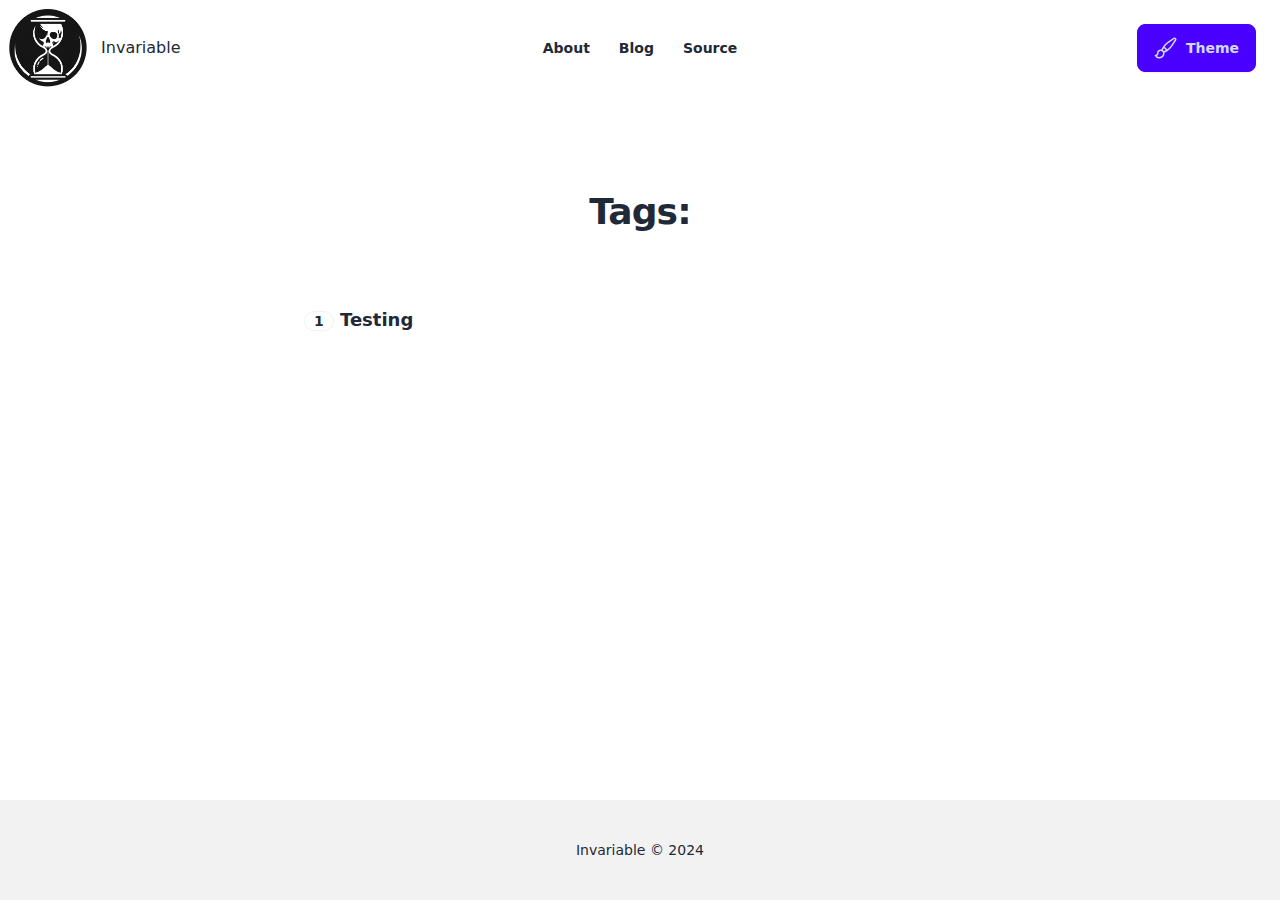
<file: tags.html>
<!doctype html>
<html lang="en">
  <head>
    <meta charset="utf-8">
    <meta http-equiv="x-ua-compatible" content="ie=edge">
    <meta name="viewport" content="width=device-width, initial-scale=1">
    <meta name="description" content="Tags">
    <title>Tags | Invariable</title>
    <link rel="preload" type="text/css" as="style" href="/assets/app.css">
    <link rel="stylesheet" type="text/css" href="/assets/app.css">
    <script rel="preload" type="text/javascript" src="/assets/app.js" as="script">
    </script>
  </head>

  <script is:inline>
    // ☝️ This script prevent the FART effect.
    if (localStorage.getItem("theme") === null) {
      document.documentElement.setAttribute("data-theme", "light");
    } else
    document.documentElement.setAttribute("data-theme", localStorage.getItem("theme"));
  </script>

  <body class="flex flex-col min-h-screen">
    <!-- Main Nav -->
    <div class="navbar bg-base-100 z-[100]">
      <div class="navbar-start">
        <div class="dropdown">
          <div tabindex="0" role="button" id="alb" aria-label="Open navigation menu" class="btn btn-ghost lg:hidden">
            <svg xmlns="http://www.w3.org/2000/svg" class="h-5 w-5" fill="none" viewBox="0 0 24 24" stroke="currentColor">
              <path stroke-linecap="round" stroke-linejoin="round" stroke-width="2" d="M4 6h16M4 12h8m-8 6h16"></path>
            </svg>
          </div>

          <ul tabindex="0" class="menu menu-sm dropdown-content mt-3 z-[1] p-2 shadow bg-base-100 rounded-box w-52">

<li><a href='/about.html'>About</a></li>

<li>
  <a>Blog</a>
  <ul class="p-2">
    <li><a href='/blog.html'>Posts</a></li><li><a href='/tags.html'>Tags</a></li>
  </ul>
</li>


<li><a href='https://github.com/DeadEgos/Invariable'>Source</a></li>

          </ul>
        </div>
        <a href="/" class="-m-1.5 p-1.5">
          <span class="sr-only"></span>
          <img class="w-20 rounded-full mr-2 inline" src="/assets/images/logo.png" alt="">
          <span class="hidden lg:inline">
Invariable
          </span>
        </a>
      </div>

      <div class="navbar-center flex lg:hidden text-center">
Invariable
      </div>

      <div class="navbar-center hidden lg:flex">
        <ul class="menu menu-horizontal px-1 z-10">

<li><a class='font-bold' href='/about.html'>About</a></li>

<li class="dropdown dropdown-hover mt-[2px]">
  <div tabindex="0" role="button" class="btn btn-ghost rounded-btn btn-sm">Blog</div>
  <ul tabindex="0" class="dropdown-content bg-base-100 p-3 pt-4">
    <li><a class='font-bold' href='/blog.html'>Posts</a></li><li><a class='font-bold' href='/tags.html'>Tags</a></li>
  </ul>
</li>


<li><a class='font-bold' href='https://github.com/DeadEgos/Invariable'>Source</a></li>

        </ul>
      </div>

      <div class="navbar-end">
        <details id="theme-change" class="dropdown details-reset details-overlay details-overlay-dark z-10 mr-4">
          <summary class="btn btn-sm sm:btn-md btn-primary">
            <svg xmlns="http://www.w3.org/2000/svg" fill="none" viewBox="0 0 24 24" stroke-width="1.5" stroke="currentColor" class="w-6 h-6">
              <path stroke-linecap="round" stroke-linejoin="round" d="M9.53 16.122a3 3 0 0 0-5.78 1.128 2.25 2.25 0 0 1-2.4 2.245 4.5 4.5 0 0 0 8.4-2.245c0-.399-.078-.78-.22-1.128Zm0 0a15.998 15.998 0 0 0 3.388-1.62m-5.043-.025a15.994 15.994 0 0 1 1.622-3.395m3.42 3.42a15.995 15.995 0 0 0 4.764-4.648l3.876-5.814a1.151 1.151 0 0 0-1.597-1.597L14.146 6.32a15.996 15.996 0 0 0-4.649 4.763m3.42 3.42a6.776 6.776 0 0 0-3.42-3.42"></path>
            </svg>
            <span class="hidden sm:inline">Theme</span>
          </summary>
          <ul tabindex="0" class="dropdown-menu absolute right-0 w-56 p-2 mt-2 text-gray-800 dark:text-white animate-slide-in-down rounded-lg shadow-md">
            <li>
              <a href="#" class="theme-change__option flex items-center gap-2 hover:bg-gray-200 py-2 px-3  whitespace-nowrap" data-theme="light">
                🌞️ Light Mode
              </a>
            </li>
            <li>
              <a href="#" class="theme-change__option flex items-center gap-2 hover:bg-gray-200 py-2 px-3  whitespace-nowrap" data-theme="dark" data-key="front-page">
                🔥 Dark Mode
              </a>
            </li>
            <li>
              <a href="#" class="theme-change__option flex items-center gap-2 hover:bg-gray-200 py-2 px-3  whitespace-nowrap" data-theme="cupcake">
                🍰 Cupcake
              </a>
            </li>
            <li>
              <a href="#" class="theme-change__option flex items-center gap-2 hover:bg-gray-200 py-2 px-3  whitespace-nowrap" data-theme="bumblebee">
                🐝 Bumblebee
              </a>
            </li>
            <li>
              <a href="#" class="theme-change__option flex items-center gap-2 hover:bg-gray-200 py-2 px-3  whitespace-nowrap" data-theme="emerald">
                ✨ Emerald
              </a>
            </li>
            <li>
              <a href="#" class="theme-change__option flex items-center gap-2 hover:bg-gray-200 py-2 px-3  whitespace-nowrap" data-theme="corporate">
                🏢 Corporate
              </a>
            </li>
            <li>
              <a href="#" class="theme-change__option flex items-center gap-2 hover:bg-gray-200 py-2 px-3  whitespace-nowrap" data-theme="synthwave">
                🎸 Synthwave
              </a>
            </li>
            <li>
              <a href="#" class="theme-change__option flex items-center gap-2 hover:bg-gray-200 py-2 px-3  whitespace-nowrap" data-theme="retro">
                👴 Retro
              </a>
            </li>
            <li>
              <a href="#" class="theme-change__option flex items-center gap-2 hover:bg-gray-200 py-2 px-3  whitespace-nowrap" data-theme="cyberpunk">
                🤖 Cyberpunk
              </a>
            </li>
            <li>
              <a href="#" class="theme-change__option flex items-center gap-2 hover:bg-gray-200 py-2 px-3  whitespace-nowrap" data-theme="valentine">
                💕 Valentine
              </a>
            </li>
            <li>
              <a href="#" class="theme-change__option flex items-center gap-2 hover:bg-gray-200 py-2 px-3  whitespace-nowrap" data-theme="halloween">
                🎃 Halloween
              </a>
            </li>
            <li>
              <a href="#" class="theme-change__option flex items-center gap-2 hover:bg-gray-200 py-2 px-3  whitespace-nowrap" data-theme="garden">
                🌻 Garden
              </a>
            </li>
            <li>
              <a href="#" class="theme-change__option flex items-center gap-2 hover:bg-gray-200 py-2 px-3  whitespace-nowrap" data-theme="forest">
                🌲 Forest
              </a>
            </li>
            <li>
              <a href="#" class="theme-change__option flex items-center gap-2 hover:bg-gray-200 py-2 px-3  whitespace-nowrap" data-theme="aqua">
                🐳 Aqua
              </a>
            </li>
            <li>
              <a href="#" class="theme-change__option flex items-center gap-2 hover:bg-gray-200 py-2 px-3  whitespace-nowrap" data-theme="lofi">
                📺 LoFi
              </a>
            </li>
            <li>
              <a href="#" class="theme-change__option flex items-center gap-2 hover:bg-gray-200 py-2 px-3  whitespace-nowrap" data-theme="pastel">
                🧁 Pastel
              </a>
            </li>
            <li>
              <a href="#" class="theme-change__option flex items-center gap-2 hover:bg-gray-200 py-2 px-3  whitespace-nowrap" data-theme="fantasy">
                🧚‍♀️ Fantasy
              </a>
            </li>
            <li>
              <a href="#" class="theme-change__option flex items-center gap-2 hover:bg-gray-200 py-2 px-3  whitespace-nowrap" data-theme="wireframe">
                📈 Wireframe
              </a>
            </li>
            <li>
              <a href="#" class="theme-change__option flex items-center gap-2 hover:bg-gray-200 py-2 px-3  whitespace-nowrap" data-theme="black">
                🏠 Black
              </a>
            </li>
            <li>
              <a href="#" class="theme-change__option flex items-center gap-2 hover:bg-gray-200 py-2 px-3  whitespace-nowrap" data-theme="luxury">
                💼 Luxury
              </a>
            </li>
            <li>
              <a href="#" class="theme-change__option flex items-center gap-2 hover:bg-gray-200 py-2 px-3  whitespace-nowrap" data-theme="dracula">
                🧛‍♂️ Dracula
              </a>
              <li>
              <a href="#" class="theme-change__option flex items-center gap-2 hover:bg-gray-200 py-2 px-3  whitespace-nowrap" data-theme="autumn">
                🍁 Autumn
              </a>
              <a href="#" class="theme-change__option flex items-center gap-2 hover:bg-gray-200 py-2 px-3  whitespace-nowrap" data-theme="business">
                🏢 Business
              </a>
              <a href="#" class="theme-change__option flex items-center gap-2 hover:bg-gray-200 py-2 px-3  whitespace-nowrap" data-theme="acid">
                ⚗️ Acid
              </a>
              <a href="#" class="theme-change__option flex items-center gap-2 hover:bg-gray-200 py-2 px-3  whitespace-nowrap" data-theme="lemonade">
                🍋 Lemonade
              </a>
              <a href="#" class="theme-change__option flex items-center gap-2 hover:bg-gray-200 py-2 px-3  whitespace-nowrap" data-theme="night">
                🌜 Night
              </a>
              <a href="#" class="theme-change__option flex items-center gap-2 hover:bg-gray-200 py-2 px-3  whitespace-nowrap" data-theme="coffee">
                ☕ Coffee
              </a>
              <a href="#" class="theme-change__option flex items-center gap-2 hover:bg-gray-200 py-2 px-3  whitespace-nowrap" data-theme="winter">
                ❄️ Winter
              </a>
              <a href="#" class="theme-change__option flex items-center gap-2 hover:bg-gray-200 py-2 px-3  whitespace-nowrap" data-theme="dim">
                🔅 Dim
              </a>
              <a href="#" class="theme-change__option flex items-center gap-2 hover:bg-gray-200 py-2 px-3  whitespace-nowrap" data-theme="nord">
                 Nord
              </a>
              <a href="#" class="theme-change__option flex items-center gap-2 hover:bg-gray-200 py-2 px-3  whitespace-nowrap" data-theme="sunset">
                ☀️ Sunset
              </a>
            </li>
            </li>
          </ul>
        </details>
      </div>
    </div>

    <div class="mb-auto">
      <div class="" class="mb-auto">

  <div class="py-24 sm:py-42 mb-52">
    <div class="mx-auto max-w-7xl px-6 lg:px-8">
      <div class="mx-auto max-w-2xl text-center">
        <h2 class="text-3xl font-bold tracking-tight sm:text-4xl">Tags:</h2>
      </div>
      <div class="mx-auto mt-16 max-w-2xl">

          <article class="flex flex-col items-start">
            <div class="max-w-xl">
              <div class="group relative">
                <h3 class="mt-3 text-lg font-semibold leading-6 group-hover:text-base-300">
                  <a href="/tags/testing.html">
                    <div class="badge">1</div>
Testing
                  </a>
                </h3>
              </div>
            </div>
          </article>

      </div>
    </div>
  </div>

      </div>
    </div>
    <footer class="footer footer-center p-10 bg-base-200 text-base-content">
      <aside>
        <p>Invariable © 2024</p>
      </aside>
    </footer>
  </body>
</html>
</file>
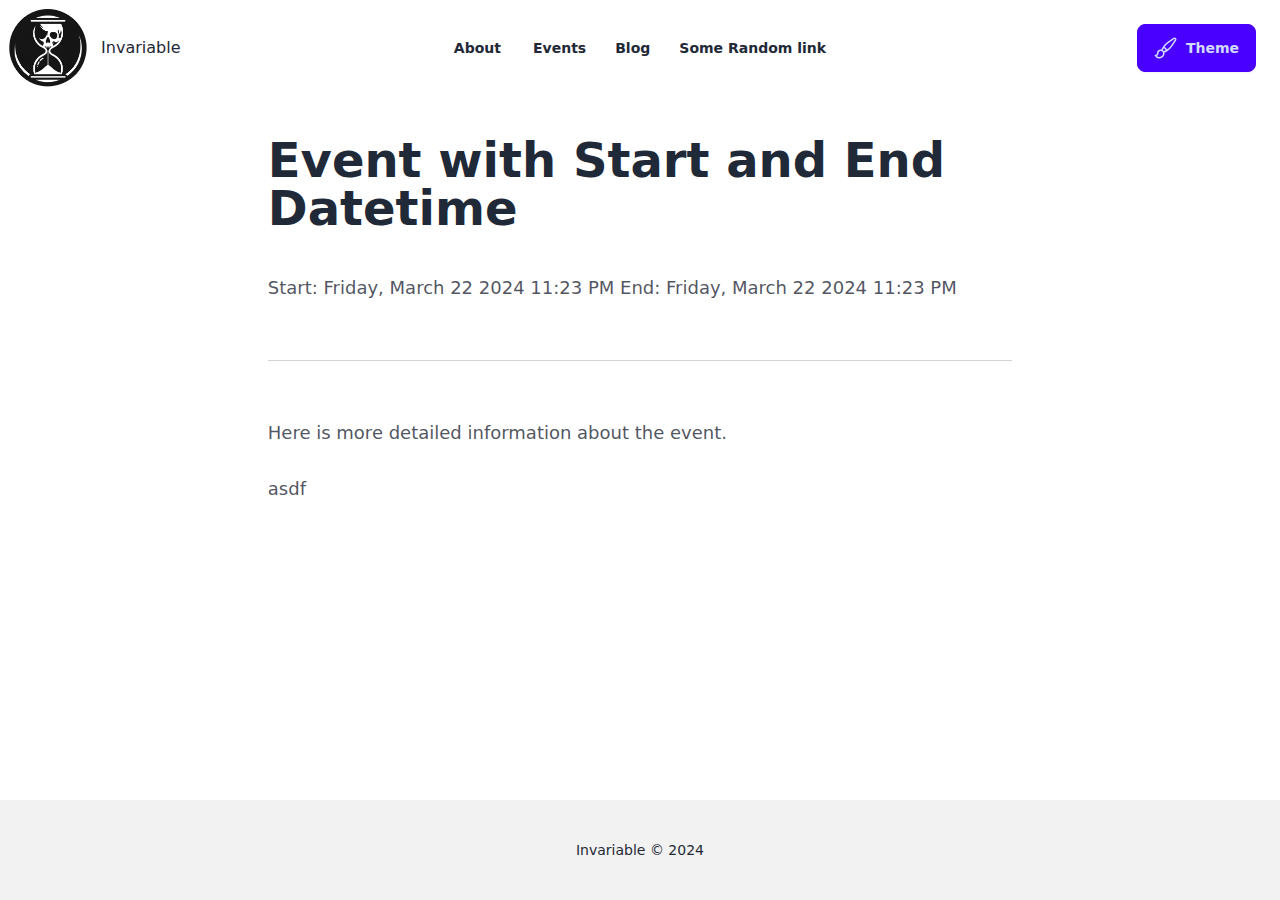
<file: events/example_event.html>
<!doctype html>
<html lang="en">
  <head>
    <meta charset="utf-8">
    <meta http-equiv="x-ua-compatible" content="ie=edge">
    <meta name="viewport" content="width=device-width, initial-scale=1">
    <meta name="description" content="This event includes a start and end datetime, suitable for precise scheduling.">
    <title>Event with Start and End Datetime | Invariable</title>
    <link rel="preload" type="text/css" as="style" href="/assets/app.css">
    <link rel="stylesheet" type="text/css" href="/assets/app.css">
    <script rel="preload" type="text/javascript" src="/assets/app.js" as="script">
    </script>
  </head>

  <script is:inline>
    // ☝️ This script prevent the FART effect.
    if (localStorage.getItem("theme") === null) {
      document.documentElement.setAttribute("data-theme", "light");
    } else
    document.documentElement.setAttribute("data-theme", localStorage.getItem("theme"));
  </script>

  <body class="flex flex-col min-h-screen">
    <!-- Main Nav -->
    <div class="navbar bg-base-100 z-[100]">
      <div class="navbar-start">
        <div class="dropdown">
          <div tabindex="0" role="button" id="alb" aria-label="Open navigation menu" class="btn btn-ghost lg:hidden">
            <svg xmlns="http://www.w3.org/2000/svg" class="h-5 w-5" fill="none" viewBox="0 0 24 24" stroke="currentColor">
              <path stroke-linecap="round" stroke-linejoin="round" stroke-width="2" d="M4 6h16M4 12h8m-8 6h16"></path>
            </svg>
          </div>

          <ul tabindex="0" class="menu menu-sm dropdown-content mt-3 z-[1] p-2 shadow bg-base-100 rounded-box w-52">

<li><a href='/about.html'>About</a></li>

<li><a href='/events.html'>Events</a></li>

<li>
  <a>Blog</a>
  <ul class="p-2">
    <li><a href='/blog.html'>Posts</a></li><li><a href='/tags.html'>Tags</a></li>
  </ul>
</li>


<li><a href='http://google.com'>Some Random link</a></li>

          </ul>
        </div>
        <a href="/" class="-m-1.5 p-1.5">
          <span class="sr-only"></span>
          <img class="w-20 rounded-full mr-2 inline" src="/assets/images/logo.png" alt="">
          <span class="hidden lg:inline">
Invariable
          </span>
        </a>
      </div>

      <div class="navbar-center flex lg:hidden text-center">
Invariable
      </div>

      <div class="navbar-center hidden lg:flex">
        <ul class="menu menu-horizontal px-1 z-10">

<li><a class='font-bold' href='/about.html'>About</a></li>

<li><a class='font-bold' href='/events.html'>Events</a></li>

<li class="dropdown dropdown-hover mt-[2px]">
  <div tabindex="0" role="button" class="btn btn-ghost rounded-btn btn-sm">Blog</div>
  <ul tabindex="0" class="dropdown-content bg-base-100 p-3 pt-4">
    <li><a class='font-bold' href='/blog.html'>Posts</a></li><li><a class='font-bold' href='/tags.html'>Tags</a></li>
  </ul>
</li>


<li><a class='font-bold' href='http://google.com'>Some Random link</a></li>

        </ul>
      </div>

      <div class="navbar-end">
        <details id="theme-change" class="dropdown details-reset details-overlay details-overlay-dark z-10 mr-4">
          <summary class="btn btn-sm sm:btn-md btn-primary">
            <svg xmlns="http://www.w3.org/2000/svg" fill="none" viewBox="0 0 24 24" stroke-width="1.5" stroke="currentColor" class="w-6 h-6">
              <path stroke-linecap="round" stroke-linejoin="round" d="M9.53 16.122a3 3 0 0 0-5.78 1.128 2.25 2.25 0 0 1-2.4 2.245 4.5 4.5 0 0 0 8.4-2.245c0-.399-.078-.78-.22-1.128Zm0 0a15.998 15.998 0 0 0 3.388-1.62m-5.043-.025a15.994 15.994 0 0 1 1.622-3.395m3.42 3.42a15.995 15.995 0 0 0 4.764-4.648l3.876-5.814a1.151 1.151 0 0 0-1.597-1.597L14.146 6.32a15.996 15.996 0 0 0-4.649 4.763m3.42 3.42a6.776 6.776 0 0 0-3.42-3.42"></path>
            </svg>
            <span class="hidden sm:inline">Theme</span>
          </summary>
          <ul tabindex="0" class="dropdown-menu absolute right-0 w-56 p-2 mt-2 text-gray-800 dark:text-white animate-slide-in-down rounded-lg shadow-md">
            <li>
              <a href="#" class="theme-change__option flex items-center gap-2 hover:bg-gray-200 py-2 px-3  whitespace-nowrap" data-theme="light">
                🌞️ Light Mode
              </a>
            </li>
            <li>
              <a href="#" class="theme-change__option flex items-center gap-2 hover:bg-gray-200 py-2 px-3  whitespace-nowrap" data-theme="dark" data-key="front-page">
                🔥 Dark Mode
              </a>
            </li>
            <li>
              <a href="#" class="theme-change__option flex items-center gap-2 hover:bg-gray-200 py-2 px-3  whitespace-nowrap" data-theme="cupcake">
                🍰 Cupcake
              </a>
            </li>
            <li>
              <a href="#" class="theme-change__option flex items-center gap-2 hover:bg-gray-200 py-2 px-3  whitespace-nowrap" data-theme="bumblebee">
                🐝 Bumblebee
              </a>
            </li>
            <li>
              <a href="#" class="theme-change__option flex items-center gap-2 hover:bg-gray-200 py-2 px-3  whitespace-nowrap" data-theme="emerald">
                ✨ Emerald
              </a>
            </li>
            <li>
              <a href="#" class="theme-change__option flex items-center gap-2 hover:bg-gray-200 py-2 px-3  whitespace-nowrap" data-theme="corporate">
                🏢 Corporate
              </a>
            </li>
            <li>
              <a href="#" class="theme-change__option flex items-center gap-2 hover:bg-gray-200 py-2 px-3  whitespace-nowrap" data-theme="synthwave">
                🎸 Synthwave
              </a>
            </li>
            <li>
              <a href="#" class="theme-change__option flex items-center gap-2 hover:bg-gray-200 py-2 px-3  whitespace-nowrap" data-theme="retro">
                👴 Retro
              </a>
            </li>
            <li>
              <a href="#" class="theme-change__option flex items-center gap-2 hover:bg-gray-200 py-2 px-3  whitespace-nowrap" data-theme="cyberpunk">
                🤖 Cyberpunk
              </a>
            </li>
            <li>
              <a href="#" class="theme-change__option flex items-center gap-2 hover:bg-gray-200 py-2 px-3  whitespace-nowrap" data-theme="valentine">
                💕 Valentine
              </a>
            </li>
            <li>
              <a href="#" class="theme-change__option flex items-center gap-2 hover:bg-gray-200 py-2 px-3  whitespace-nowrap" data-theme="halloween">
                🎃 Halloween
              </a>
            </li>
            <li>
              <a href="#" class="theme-change__option flex items-center gap-2 hover:bg-gray-200 py-2 px-3  whitespace-nowrap" data-theme="garden">
                🌻 Garden
              </a>
            </li>
            <li>
              <a href="#" class="theme-change__option flex items-center gap-2 hover:bg-gray-200 py-2 px-3  whitespace-nowrap" data-theme="forest">
                🌲 Forest
              </a>
            </li>
            <li>
              <a href="#" class="theme-change__option flex items-center gap-2 hover:bg-gray-200 py-2 px-3  whitespace-nowrap" data-theme="aqua">
                🐳 Aqua
              </a>
            </li>
            <li>
              <a href="#" class="theme-change__option flex items-center gap-2 hover:bg-gray-200 py-2 px-3  whitespace-nowrap" data-theme="lofi">
                📺 LoFi
              </a>
            </li>
            <li>
              <a href="#" class="theme-change__option flex items-center gap-2 hover:bg-gray-200 py-2 px-3  whitespace-nowrap" data-theme="pastel">
                🧁 Pastel
              </a>
            </li>
            <li>
              <a href="#" class="theme-change__option flex items-center gap-2 hover:bg-gray-200 py-2 px-3  whitespace-nowrap" data-theme="fantasy">
                🧚‍♀️ Fantasy
              </a>
            </li>
            <li>
              <a href="#" class="theme-change__option flex items-center gap-2 hover:bg-gray-200 py-2 px-3  whitespace-nowrap" data-theme="wireframe">
                📈 Wireframe
              </a>
            </li>
            <li>
              <a href="#" class="theme-change__option flex items-center gap-2 hover:bg-gray-200 py-2 px-3  whitespace-nowrap" data-theme="black">
                🏠 Black
              </a>
            </li>
            <li>
              <a href="#" class="theme-change__option flex items-center gap-2 hover:bg-gray-200 py-2 px-3  whitespace-nowrap" data-theme="luxury">
                💼 Luxury
              </a>
            </li>
            <li>
              <a href="#" class="theme-change__option flex items-center gap-2 hover:bg-gray-200 py-2 px-3  whitespace-nowrap" data-theme="dracula">
                🧛‍♂️ Dracula
              </a>
              <li>
              <a href="#" class="theme-change__option flex items-center gap-2 hover:bg-gray-200 py-2 px-3  whitespace-nowrap" data-theme="autumn">
                🍁 Autumn
              </a>
              <a href="#" class="theme-change__option flex items-center gap-2 hover:bg-gray-200 py-2 px-3  whitespace-nowrap" data-theme="business">
                🏢 Business
              </a>
              <a href="#" class="theme-change__option flex items-center gap-2 hover:bg-gray-200 py-2 px-3  whitespace-nowrap" data-theme="acid">
                ⚗️ Acid
              </a>
              <a href="#" class="theme-change__option flex items-center gap-2 hover:bg-gray-200 py-2 px-3  whitespace-nowrap" data-theme="lemonade">
                🍋 Lemonade
              </a>
              <a href="#" class="theme-change__option flex items-center gap-2 hover:bg-gray-200 py-2 px-3  whitespace-nowrap" data-theme="night">
                🌜 Night
              </a>
              <a href="#" class="theme-change__option flex items-center gap-2 hover:bg-gray-200 py-2 px-3  whitespace-nowrap" data-theme="coffee">
                ☕ Coffee
              </a>
              <a href="#" class="theme-change__option flex items-center gap-2 hover:bg-gray-200 py-2 px-3  whitespace-nowrap" data-theme="winter">
                ❄️ Winter
              </a>
              <a href="#" class="theme-change__option flex items-center gap-2 hover:bg-gray-200 py-2 px-3  whitespace-nowrap" data-theme="dim">
                🔅 Dim
              </a>
              <a href="#" class="theme-change__option flex items-center gap-2 hover:bg-gray-200 py-2 px-3  whitespace-nowrap" data-theme="nord">
                 Nord
              </a>
              <a href="#" class="theme-change__option flex items-center gap-2 hover:bg-gray-200 py-2 px-3  whitespace-nowrap" data-theme="sunset">
                ☀️ Sunset
              </a>
            </li>
            </li>
          </ul>
        </details>
      </div>
    </div>

    <div class="mb-auto">
      <div class="prose lg:prose-lg mx-auto p-10 sm:px-20 md:px-0" class="mb-auto">

  <h1>Event with Start and End Datetime</h1>
  <p>
    <span class="block">
      Start: Friday, March 22 2024 11:23 PM
      End: Friday, March 22 2024 11:23 PM
    </span>
  </p>
  <hr>
<p>
Here is more detailed information about the event.</p>
<p>
asdf</p>


      </div>
    </div>
    <footer class="footer footer-center p-10 bg-base-200 text-base-content">
      <aside>
        <p>Invariable © 2024</p>
      </aside>
    </footer>
  </body>
</html>
</file>
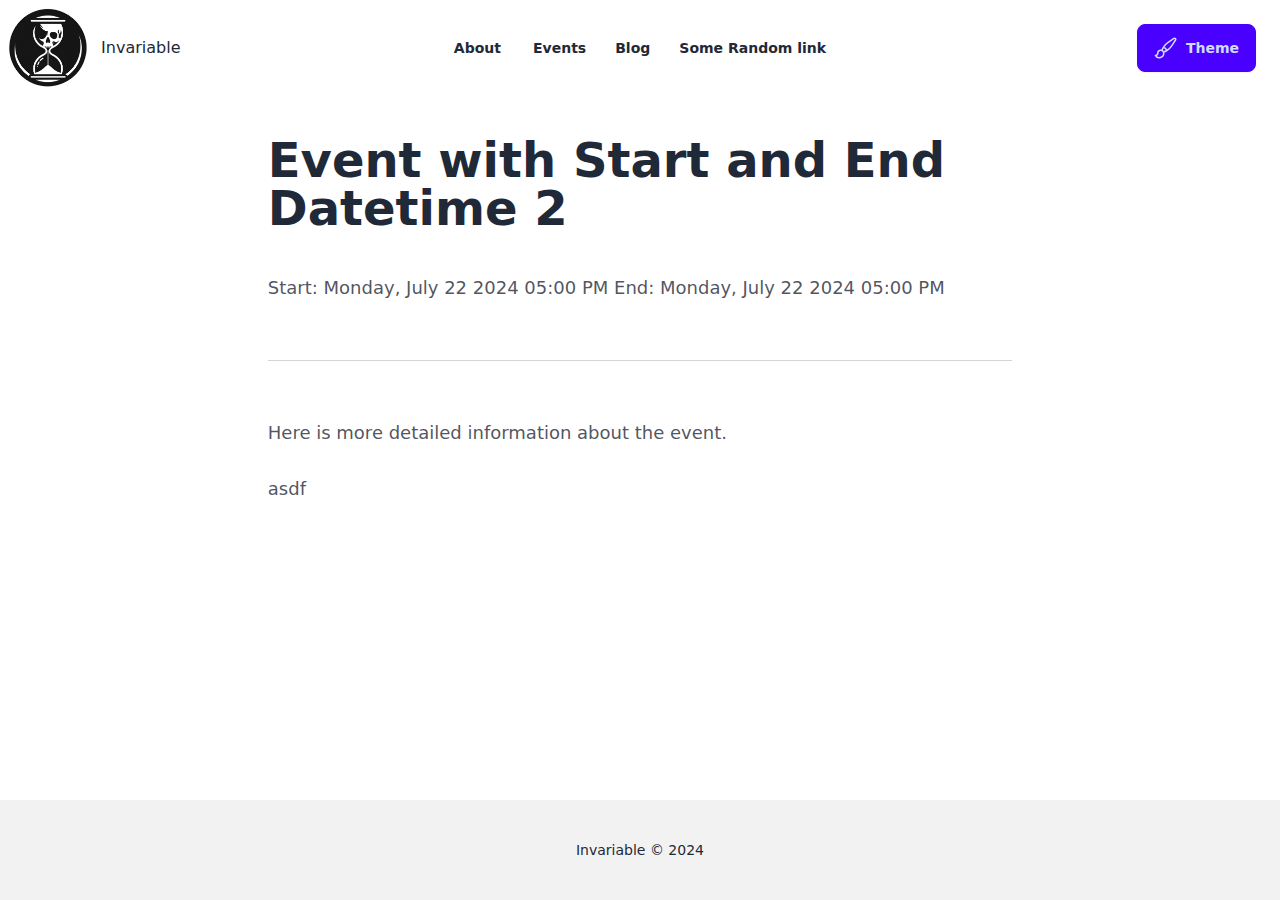
<file: events/example_event_copy.html>
<!doctype html>
<html lang="en">
  <head>
    <meta charset="utf-8">
    <meta http-equiv="x-ua-compatible" content="ie=edge">
    <meta name="viewport" content="width=device-width, initial-scale=1">
    <meta name="description" content="This event includes a start and end datetime, suitable for precise scheduling.">
    <title>Event with Start and End Datetime 2 | Invariable</title>
    <link rel="preload" type="text/css" as="style" href="/assets/app.css">
    <link rel="stylesheet" type="text/css" href="/assets/app.css">
    <script rel="preload" type="text/javascript" src="/assets/app.js" as="script">
    </script>
  </head>

  <script is:inline>
    // ☝️ This script prevent the FART effect.
    if (localStorage.getItem("theme") === null) {
      document.documentElement.setAttribute("data-theme", "light");
    } else
    document.documentElement.setAttribute("data-theme", localStorage.getItem("theme"));
  </script>

  <body class="flex flex-col min-h-screen">
    <!-- Main Nav -->
    <div class="navbar bg-base-100 z-[100]">
      <div class="navbar-start">
        <div class="dropdown">
          <div tabindex="0" role="button" id="alb" aria-label="Open navigation menu" class="btn btn-ghost lg:hidden">
            <svg xmlns="http://www.w3.org/2000/svg" class="h-5 w-5" fill="none" viewBox="0 0 24 24" stroke="currentColor">
              <path stroke-linecap="round" stroke-linejoin="round" stroke-width="2" d="M4 6h16M4 12h8m-8 6h16"></path>
            </svg>
          </div>

          <ul tabindex="0" class="menu menu-sm dropdown-content mt-3 z-[1] p-2 shadow bg-base-100 rounded-box w-52">

<li><a href='/about.html'>About</a></li>

<li><a href='/events.html'>Events</a></li>

<li>
  <a>Blog</a>
  <ul class="p-2">
    <li><a href='/blog.html'>Posts</a></li><li><a href='/tags.html'>Tags</a></li>
  </ul>
</li>


<li><a href='http://google.com'>Some Random link</a></li>

          </ul>
        </div>
        <a href="/" class="-m-1.5 p-1.5">
          <span class="sr-only"></span>
          <img class="w-20 rounded-full mr-2 inline" src="/assets/images/logo.png" alt="">
          <span class="hidden lg:inline">
Invariable
          </span>
        </a>
      </div>

      <div class="navbar-center flex lg:hidden text-center">
Invariable
      </div>

      <div class="navbar-center hidden lg:flex">
        <ul class="menu menu-horizontal px-1 z-10">

<li><a class='font-bold' href='/about.html'>About</a></li>

<li><a class='font-bold' href='/events.html'>Events</a></li>

<li class="dropdown dropdown-hover mt-[2px]">
  <div tabindex="0" role="button" class="btn btn-ghost rounded-btn btn-sm">Blog</div>
  <ul tabindex="0" class="dropdown-content bg-base-100 p-3 pt-4">
    <li><a class='font-bold' href='/blog.html'>Posts</a></li><li><a class='font-bold' href='/tags.html'>Tags</a></li>
  </ul>
</li>


<li><a class='font-bold' href='http://google.com'>Some Random link</a></li>

        </ul>
      </div>

      <div class="navbar-end">
        <details id="theme-change" class="dropdown details-reset details-overlay details-overlay-dark z-10 mr-4">
          <summary class="btn btn-sm sm:btn-md btn-primary">
            <svg xmlns="http://www.w3.org/2000/svg" fill="none" viewBox="0 0 24 24" stroke-width="1.5" stroke="currentColor" class="w-6 h-6">
              <path stroke-linecap="round" stroke-linejoin="round" d="M9.53 16.122a3 3 0 0 0-5.78 1.128 2.25 2.25 0 0 1-2.4 2.245 4.5 4.5 0 0 0 8.4-2.245c0-.399-.078-.78-.22-1.128Zm0 0a15.998 15.998 0 0 0 3.388-1.62m-5.043-.025a15.994 15.994 0 0 1 1.622-3.395m3.42 3.42a15.995 15.995 0 0 0 4.764-4.648l3.876-5.814a1.151 1.151 0 0 0-1.597-1.597L14.146 6.32a15.996 15.996 0 0 0-4.649 4.763m3.42 3.42a6.776 6.776 0 0 0-3.42-3.42"></path>
            </svg>
            <span class="hidden sm:inline">Theme</span>
          </summary>
          <ul tabindex="0" class="dropdown-menu absolute right-0 w-56 p-2 mt-2 text-gray-800 dark:text-white animate-slide-in-down rounded-lg shadow-md">
            <li>
              <a href="#" class="theme-change__option flex items-center gap-2 hover:bg-gray-200 py-2 px-3  whitespace-nowrap" data-theme="light">
                🌞️ Light Mode
              </a>
            </li>
            <li>
              <a href="#" class="theme-change__option flex items-center gap-2 hover:bg-gray-200 py-2 px-3  whitespace-nowrap" data-theme="dark" data-key="front-page">
                🔥 Dark Mode
              </a>
            </li>
            <li>
              <a href="#" class="theme-change__option flex items-center gap-2 hover:bg-gray-200 py-2 px-3  whitespace-nowrap" data-theme="cupcake">
                🍰 Cupcake
              </a>
            </li>
            <li>
              <a href="#" class="theme-change__option flex items-center gap-2 hover:bg-gray-200 py-2 px-3  whitespace-nowrap" data-theme="bumblebee">
                🐝 Bumblebee
              </a>
            </li>
            <li>
              <a href="#" class="theme-change__option flex items-center gap-2 hover:bg-gray-200 py-2 px-3  whitespace-nowrap" data-theme="emerald">
                ✨ Emerald
              </a>
            </li>
            <li>
              <a href="#" class="theme-change__option flex items-center gap-2 hover:bg-gray-200 py-2 px-3  whitespace-nowrap" data-theme="corporate">
                🏢 Corporate
              </a>
            </li>
            <li>
              <a href="#" class="theme-change__option flex items-center gap-2 hover:bg-gray-200 py-2 px-3  whitespace-nowrap" data-theme="synthwave">
                🎸 Synthwave
              </a>
            </li>
            <li>
              <a href="#" class="theme-change__option flex items-center gap-2 hover:bg-gray-200 py-2 px-3  whitespace-nowrap" data-theme="retro">
                👴 Retro
              </a>
            </li>
            <li>
              <a href="#" class="theme-change__option flex items-center gap-2 hover:bg-gray-200 py-2 px-3  whitespace-nowrap" data-theme="cyberpunk">
                🤖 Cyberpunk
              </a>
            </li>
            <li>
              <a href="#" class="theme-change__option flex items-center gap-2 hover:bg-gray-200 py-2 px-3  whitespace-nowrap" data-theme="valentine">
                💕 Valentine
              </a>
            </li>
            <li>
              <a href="#" class="theme-change__option flex items-center gap-2 hover:bg-gray-200 py-2 px-3  whitespace-nowrap" data-theme="halloween">
                🎃 Halloween
              </a>
            </li>
            <li>
              <a href="#" class="theme-change__option flex items-center gap-2 hover:bg-gray-200 py-2 px-3  whitespace-nowrap" data-theme="garden">
                🌻 Garden
              </a>
            </li>
            <li>
              <a href="#" class="theme-change__option flex items-center gap-2 hover:bg-gray-200 py-2 px-3  whitespace-nowrap" data-theme="forest">
                🌲 Forest
              </a>
            </li>
            <li>
              <a href="#" class="theme-change__option flex items-center gap-2 hover:bg-gray-200 py-2 px-3  whitespace-nowrap" data-theme="aqua">
                🐳 Aqua
              </a>
            </li>
            <li>
              <a href="#" class="theme-change__option flex items-center gap-2 hover:bg-gray-200 py-2 px-3  whitespace-nowrap" data-theme="lofi">
                📺 LoFi
              </a>
            </li>
            <li>
              <a href="#" class="theme-change__option flex items-center gap-2 hover:bg-gray-200 py-2 px-3  whitespace-nowrap" data-theme="pastel">
                🧁 Pastel
              </a>
            </li>
            <li>
              <a href="#" class="theme-change__option flex items-center gap-2 hover:bg-gray-200 py-2 px-3  whitespace-nowrap" data-theme="fantasy">
                🧚‍♀️ Fantasy
              </a>
            </li>
            <li>
              <a href="#" class="theme-change__option flex items-center gap-2 hover:bg-gray-200 py-2 px-3  whitespace-nowrap" data-theme="wireframe">
                📈 Wireframe
              </a>
            </li>
            <li>
              <a href="#" class="theme-change__option flex items-center gap-2 hover:bg-gray-200 py-2 px-3  whitespace-nowrap" data-theme="black">
                🏠 Black
              </a>
            </li>
            <li>
              <a href="#" class="theme-change__option flex items-center gap-2 hover:bg-gray-200 py-2 px-3  whitespace-nowrap" data-theme="luxury">
                💼 Luxury
              </a>
            </li>
            <li>
              <a href="#" class="theme-change__option flex items-center gap-2 hover:bg-gray-200 py-2 px-3  whitespace-nowrap" data-theme="dracula">
                🧛‍♂️ Dracula
              </a>
              <li>
              <a href="#" class="theme-change__option flex items-center gap-2 hover:bg-gray-200 py-2 px-3  whitespace-nowrap" data-theme="autumn">
                🍁 Autumn
              </a>
              <a href="#" class="theme-change__option flex items-center gap-2 hover:bg-gray-200 py-2 px-3  whitespace-nowrap" data-theme="business">
                🏢 Business
              </a>
              <a href="#" class="theme-change__option flex items-center gap-2 hover:bg-gray-200 py-2 px-3  whitespace-nowrap" data-theme="acid">
                ⚗️ Acid
              </a>
              <a href="#" class="theme-change__option flex items-center gap-2 hover:bg-gray-200 py-2 px-3  whitespace-nowrap" data-theme="lemonade">
                🍋 Lemonade
              </a>
              <a href="#" class="theme-change__option flex items-center gap-2 hover:bg-gray-200 py-2 px-3  whitespace-nowrap" data-theme="night">
                🌜 Night
              </a>
              <a href="#" class="theme-change__option flex items-center gap-2 hover:bg-gray-200 py-2 px-3  whitespace-nowrap" data-theme="coffee">
                ☕ Coffee
              </a>
              <a href="#" class="theme-change__option flex items-center gap-2 hover:bg-gray-200 py-2 px-3  whitespace-nowrap" data-theme="winter">
                ❄️ Winter
              </a>
              <a href="#" class="theme-change__option flex items-center gap-2 hover:bg-gray-200 py-2 px-3  whitespace-nowrap" data-theme="dim">
                🔅 Dim
              </a>
              <a href="#" class="theme-change__option flex items-center gap-2 hover:bg-gray-200 py-2 px-3  whitespace-nowrap" data-theme="nord">
                 Nord
              </a>
              <a href="#" class="theme-change__option flex items-center gap-2 hover:bg-gray-200 py-2 px-3  whitespace-nowrap" data-theme="sunset">
                ☀️ Sunset
              </a>
            </li>
            </li>
          </ul>
        </details>
      </div>
    </div>

    <div class="mb-auto">
      <div class="prose lg:prose-lg mx-auto p-10 sm:px-20 md:px-0" class="mb-auto">

  <h1>Event with Start and End Datetime 2</h1>
  <p>
    <span class="block">
      Start: Monday, July 22 2024 05:00 PM
      End: Monday, July 22 2024 05:00 PM
    </span>
  </p>
  <hr>
<p>
Here is more detailed information about the event.</p>
<p>
asdf</p>


      </div>
    </div>
    <footer class="footer footer-center p-10 bg-base-200 text-base-content">
      <aside>
        <p>Invariable © 2024</p>
      </aside>
    </footer>
  </body>
</html>
</file>
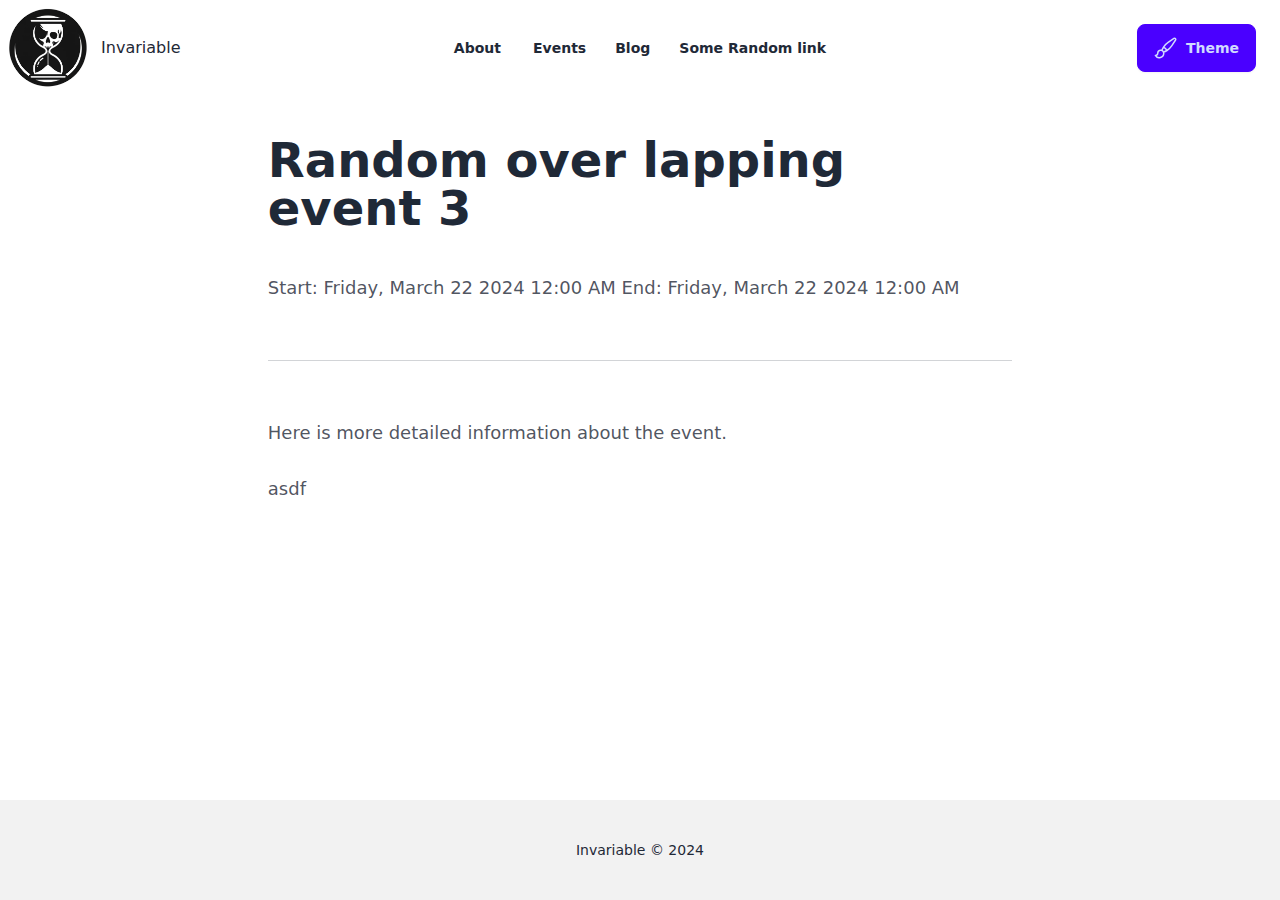
<file: events/example_event_copy1.html>
<!doctype html>
<html lang="en">
  <head>
    <meta charset="utf-8">
    <meta http-equiv="x-ua-compatible" content="ie=edge">
    <meta name="viewport" content="width=device-width, initial-scale=1">
    <meta name="description" content="This event includes a start and end datetime, suitable for precise scheduling.">
    <title>Random over lapping event 3 | Invariable</title>
    <link rel="preload" type="text/css" as="style" href="/assets/app.css">
    <link rel="stylesheet" type="text/css" href="/assets/app.css">
    <script rel="preload" type="text/javascript" src="/assets/app.js" as="script">
    </script>
  </head>

  <script is:inline>
    // ☝️ This script prevent the FART effect.
    if (localStorage.getItem("theme") === null) {
      document.documentElement.setAttribute("data-theme", "light");
    } else
    document.documentElement.setAttribute("data-theme", localStorage.getItem("theme"));
  </script>

  <body class="flex flex-col min-h-screen">
    <!-- Main Nav -->
    <div class="navbar bg-base-100 z-[100]">
      <div class="navbar-start">
        <div class="dropdown">
          <div tabindex="0" role="button" id="alb" aria-label="Open navigation menu" class="btn btn-ghost lg:hidden">
            <svg xmlns="http://www.w3.org/2000/svg" class="h-5 w-5" fill="none" viewBox="0 0 24 24" stroke="currentColor">
              <path stroke-linecap="round" stroke-linejoin="round" stroke-width="2" d="M4 6h16M4 12h8m-8 6h16"></path>
            </svg>
          </div>

          <ul tabindex="0" class="menu menu-sm dropdown-content mt-3 z-[1] p-2 shadow bg-base-100 rounded-box w-52">

<li><a href='/about.html'>About</a></li>

<li><a href='/events.html'>Events</a></li>

<li>
  <a>Blog</a>
  <ul class="p-2">
    <li><a href='/blog.html'>Posts</a></li><li><a href='/tags.html'>Tags</a></li>
  </ul>
</li>


<li><a href='http://google.com'>Some Random link</a></li>

          </ul>
        </div>
        <a href="/" class="-m-1.5 p-1.5">
          <span class="sr-only"></span>
          <img class="w-20 rounded-full mr-2 inline" src="/assets/images/logo.png" alt="">
          <span class="hidden lg:inline">
Invariable
          </span>
        </a>
      </div>

      <div class="navbar-center flex lg:hidden text-center">
Invariable
      </div>

      <div class="navbar-center hidden lg:flex">
        <ul class="menu menu-horizontal px-1 z-10">

<li><a class='font-bold' href='/about.html'>About</a></li>

<li><a class='font-bold' href='/events.html'>Events</a></li>

<li class="dropdown dropdown-hover mt-[2px]">
  <div tabindex="0" role="button" class="btn btn-ghost rounded-btn btn-sm">Blog</div>
  <ul tabindex="0" class="dropdown-content bg-base-100 p-3 pt-4">
    <li><a class='font-bold' href='/blog.html'>Posts</a></li><li><a class='font-bold' href='/tags.html'>Tags</a></li>
  </ul>
</li>


<li><a class='font-bold' href='http://google.com'>Some Random link</a></li>

        </ul>
      </div>

      <div class="navbar-end">
        <details id="theme-change" class="dropdown details-reset details-overlay details-overlay-dark z-10 mr-4">
          <summary class="btn btn-sm sm:btn-md btn-primary">
            <svg xmlns="http://www.w3.org/2000/svg" fill="none" viewBox="0 0 24 24" stroke-width="1.5" stroke="currentColor" class="w-6 h-6">
              <path stroke-linecap="round" stroke-linejoin="round" d="M9.53 16.122a3 3 0 0 0-5.78 1.128 2.25 2.25 0 0 1-2.4 2.245 4.5 4.5 0 0 0 8.4-2.245c0-.399-.078-.78-.22-1.128Zm0 0a15.998 15.998 0 0 0 3.388-1.62m-5.043-.025a15.994 15.994 0 0 1 1.622-3.395m3.42 3.42a15.995 15.995 0 0 0 4.764-4.648l3.876-5.814a1.151 1.151 0 0 0-1.597-1.597L14.146 6.32a15.996 15.996 0 0 0-4.649 4.763m3.42 3.42a6.776 6.776 0 0 0-3.42-3.42"></path>
            </svg>
            <span class="hidden sm:inline">Theme</span>
          </summary>
          <ul tabindex="0" class="dropdown-menu absolute right-0 w-56 p-2 mt-2 text-gray-800 dark:text-white animate-slide-in-down rounded-lg shadow-md">
            <li>
              <a href="#" class="theme-change__option flex items-center gap-2 hover:bg-gray-200 py-2 px-3  whitespace-nowrap" data-theme="light">
                🌞️ Light Mode
              </a>
            </li>
            <li>
              <a href="#" class="theme-change__option flex items-center gap-2 hover:bg-gray-200 py-2 px-3  whitespace-nowrap" data-theme="dark" data-key="front-page">
                🔥 Dark Mode
              </a>
            </li>
            <li>
              <a href="#" class="theme-change__option flex items-center gap-2 hover:bg-gray-200 py-2 px-3  whitespace-nowrap" data-theme="cupcake">
                🍰 Cupcake
              </a>
            </li>
            <li>
              <a href="#" class="theme-change__option flex items-center gap-2 hover:bg-gray-200 py-2 px-3  whitespace-nowrap" data-theme="bumblebee">
                🐝 Bumblebee
              </a>
            </li>
            <li>
              <a href="#" class="theme-change__option flex items-center gap-2 hover:bg-gray-200 py-2 px-3  whitespace-nowrap" data-theme="emerald">
                ✨ Emerald
              </a>
            </li>
            <li>
              <a href="#" class="theme-change__option flex items-center gap-2 hover:bg-gray-200 py-2 px-3  whitespace-nowrap" data-theme="corporate">
                🏢 Corporate
              </a>
            </li>
            <li>
              <a href="#" class="theme-change__option flex items-center gap-2 hover:bg-gray-200 py-2 px-3  whitespace-nowrap" data-theme="synthwave">
                🎸 Synthwave
              </a>
            </li>
            <li>
              <a href="#" class="theme-change__option flex items-center gap-2 hover:bg-gray-200 py-2 px-3  whitespace-nowrap" data-theme="retro">
                👴 Retro
              </a>
            </li>
            <li>
              <a href="#" class="theme-change__option flex items-center gap-2 hover:bg-gray-200 py-2 px-3  whitespace-nowrap" data-theme="cyberpunk">
                🤖 Cyberpunk
              </a>
            </li>
            <li>
              <a href="#" class="theme-change__option flex items-center gap-2 hover:bg-gray-200 py-2 px-3  whitespace-nowrap" data-theme="valentine">
                💕 Valentine
              </a>
            </li>
            <li>
              <a href="#" class="theme-change__option flex items-center gap-2 hover:bg-gray-200 py-2 px-3  whitespace-nowrap" data-theme="halloween">
                🎃 Halloween
              </a>
            </li>
            <li>
              <a href="#" class="theme-change__option flex items-center gap-2 hover:bg-gray-200 py-2 px-3  whitespace-nowrap" data-theme="garden">
                🌻 Garden
              </a>
            </li>
            <li>
              <a href="#" class="theme-change__option flex items-center gap-2 hover:bg-gray-200 py-2 px-3  whitespace-nowrap" data-theme="forest">
                🌲 Forest
              </a>
            </li>
            <li>
              <a href="#" class="theme-change__option flex items-center gap-2 hover:bg-gray-200 py-2 px-3  whitespace-nowrap" data-theme="aqua">
                🐳 Aqua
              </a>
            </li>
            <li>
              <a href="#" class="theme-change__option flex items-center gap-2 hover:bg-gray-200 py-2 px-3  whitespace-nowrap" data-theme="lofi">
                📺 LoFi
              </a>
            </li>
            <li>
              <a href="#" class="theme-change__option flex items-center gap-2 hover:bg-gray-200 py-2 px-3  whitespace-nowrap" data-theme="pastel">
                🧁 Pastel
              </a>
            </li>
            <li>
              <a href="#" class="theme-change__option flex items-center gap-2 hover:bg-gray-200 py-2 px-3  whitespace-nowrap" data-theme="fantasy">
                🧚‍♀️ Fantasy
              </a>
            </li>
            <li>
              <a href="#" class="theme-change__option flex items-center gap-2 hover:bg-gray-200 py-2 px-3  whitespace-nowrap" data-theme="wireframe">
                📈 Wireframe
              </a>
            </li>
            <li>
              <a href="#" class="theme-change__option flex items-center gap-2 hover:bg-gray-200 py-2 px-3  whitespace-nowrap" data-theme="black">
                🏠 Black
              </a>
            </li>
            <li>
              <a href="#" class="theme-change__option flex items-center gap-2 hover:bg-gray-200 py-2 px-3  whitespace-nowrap" data-theme="luxury">
                💼 Luxury
              </a>
            </li>
            <li>
              <a href="#" class="theme-change__option flex items-center gap-2 hover:bg-gray-200 py-2 px-3  whitespace-nowrap" data-theme="dracula">
                🧛‍♂️ Dracula
              </a>
              <li>
              <a href="#" class="theme-change__option flex items-center gap-2 hover:bg-gray-200 py-2 px-3  whitespace-nowrap" data-theme="autumn">
                🍁 Autumn
              </a>
              <a href="#" class="theme-change__option flex items-center gap-2 hover:bg-gray-200 py-2 px-3  whitespace-nowrap" data-theme="business">
                🏢 Business
              </a>
              <a href="#" class="theme-change__option flex items-center gap-2 hover:bg-gray-200 py-2 px-3  whitespace-nowrap" data-theme="acid">
                ⚗️ Acid
              </a>
              <a href="#" class="theme-change__option flex items-center gap-2 hover:bg-gray-200 py-2 px-3  whitespace-nowrap" data-theme="lemonade">
                🍋 Lemonade
              </a>
              <a href="#" class="theme-change__option flex items-center gap-2 hover:bg-gray-200 py-2 px-3  whitespace-nowrap" data-theme="night">
                🌜 Night
              </a>
              <a href="#" class="theme-change__option flex items-center gap-2 hover:bg-gray-200 py-2 px-3  whitespace-nowrap" data-theme="coffee">
                ☕ Coffee
              </a>
              <a href="#" class="theme-change__option flex items-center gap-2 hover:bg-gray-200 py-2 px-3  whitespace-nowrap" data-theme="winter">
                ❄️ Winter
              </a>
              <a href="#" class="theme-change__option flex items-center gap-2 hover:bg-gray-200 py-2 px-3  whitespace-nowrap" data-theme="dim">
                🔅 Dim
              </a>
              <a href="#" class="theme-change__option flex items-center gap-2 hover:bg-gray-200 py-2 px-3  whitespace-nowrap" data-theme="nord">
                 Nord
              </a>
              <a href="#" class="theme-change__option flex items-center gap-2 hover:bg-gray-200 py-2 px-3  whitespace-nowrap" data-theme="sunset">
                ☀️ Sunset
              </a>
            </li>
            </li>
          </ul>
        </details>
      </div>
    </div>

    <div class="mb-auto">
      <div class="prose lg:prose-lg mx-auto p-10 sm:px-20 md:px-0" class="mb-auto">

  <h1>Random over lapping event 3</h1>
  <p>
    <span class="block">
      Start: Friday, March 22 2024 12:00 AM
      End: Friday, March 22 2024 12:00 AM
    </span>
  </p>
  <hr>
<p>
Here is more detailed information about the event.</p>
<p>
asdf</p>


      </div>
    </div>
    <footer class="footer footer-center p-10 bg-base-200 text-base-content">
      <aside>
        <p>Invariable © 2024</p>
      </aside>
    </footer>
  </body>
</html>
</file>
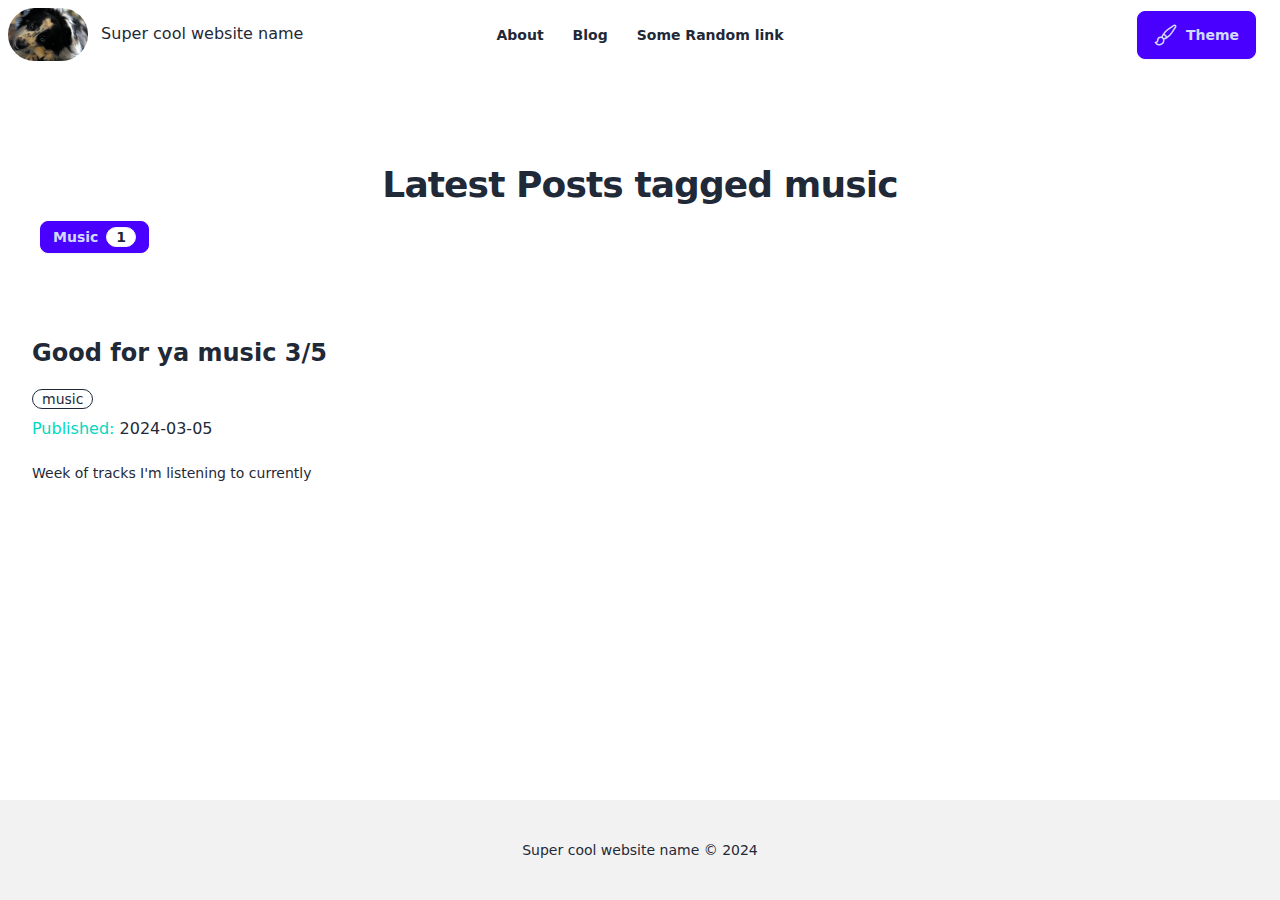
<file: tags/music.html>
<!doctype html>
<html lang="en">
  <head>
    <meta charset="utf-8">
    <meta http-equiv="x-ua-compatible" content="ie=edge">
    <meta name="viewport" content="width=device-width, initial-scale=1">
    <meta name="description" content="Posts tagged as Music">
    <title>Music Tag | Super cool website name</title>
    <link rel="preload" type="text/css" as="style" href="/assets/app.css">
    <link rel="stylesheet" type="text/css" href="/assets/app.css">
    <script rel="preload" type="text/javascript" src="/assets/app.js" as="script">
    </script>
  </head>

  <script is:inline>
    // ☝️ This script prevent the FART effect.
    if (localStorage.getItem("theme") === null) {
      document.documentElement.setAttribute("data-theme", "light");
    } else
    document.documentElement.setAttribute("data-theme", localStorage.getItem("theme"));
  </script>

  <body class="flex flex-col min-h-screen">
    <!-- Main Nav -->
    <div class="navbar bg-base-100 z-100">
      <div class="navbar-start">
        <div class="dropdown">
          <div tabindex="0" role="button" id="alb" aria-label="Open navigation menu" class="btn btn-ghost lg:hidden">
            <svg xmlns="http://www.w3.org/2000/svg" class="h-5 w-5" fill="none" viewBox="0 0 24 24" stroke="currentColor">
              <path stroke-linecap="round" stroke-linejoin="round" stroke-width="2" d="M4 6h16M4 12h8m-8 6h16"></path>
            </svg>
          </div>

          <ul tabindex="0" class="menu menu-sm dropdown-content mt-3 z-[1] p-2 shadow bg-base-100 rounded-box w-52">

<li><a href='/about.html'>About</a></li>

<li>
  <a>Blog</a>
  <ul class="p-2">
    <li><a href='/blog.html'>Posts</a></li><li><a href='/tags.html'>Tags</a></li>
  </ul>
</li>


<li><a href='http://google.com'>Some Random link</a></li>

          </ul>
        </div>
        <a href="/" class="-m-1.5 p-1.5">
          <span class="sr-only"></span>
          <img class="w-20 rounded-full mr-2 inline" src="/assets/images/dog.webp" alt="">
          <span class="hidden lg:inline">
Super cool website name
          </span>
        </a>
      </div>

      <div class="navbar-center flex lg:hidden text-center">
Super cool website name
      </div>

      <div class="navbar-center hidden lg:flex">
        <ul class="menu menu-horizontal px-1 z-10">

<li><a class='font-bold' href='/about.html'>About</a></li>

<li class="dropdown dropdown-hover mt-[2px]">
  <div tabindex="0" role="button" class="btn btn-ghost rounded-btn btn-sm">Blog</div>
  <ul tabindex="0" class="dropdown-content bg-base-100 p-3 pt-4">
    <li><a class='font-bold' href='/blog.html'>Posts</a></li><li><a class='font-bold' href='/tags.html'>Tags</a></li>
  </ul>
</li>


<li><a class='font-bold' href='http://google.com'>Some Random link</a></li>

        </ul>
      </div>

      <div class="navbar-end">
        <details id="theme-change" class="dropdown details-reset details-overlay details-overlay-dark z-10 mr-4">
          <summary class="btn btn-sm sm:btn-md btn-primary">
            <svg xmlns="http://www.w3.org/2000/svg" fill="none" viewBox="0 0 24 24" stroke-width="1.5" stroke="currentColor" class="w-6 h-6">
              <path stroke-linecap="round" stroke-linejoin="round" d="M9.53 16.122a3 3 0 0 0-5.78 1.128 2.25 2.25 0 0 1-2.4 2.245 4.5 4.5 0 0 0 8.4-2.245c0-.399-.078-.78-.22-1.128Zm0 0a15.998 15.998 0 0 0 3.388-1.62m-5.043-.025a15.994 15.994 0 0 1 1.622-3.395m3.42 3.42a15.995 15.995 0 0 0 4.764-4.648l3.876-5.814a1.151 1.151 0 0 0-1.597-1.597L14.146 6.32a15.996 15.996 0 0 0-4.649 4.763m3.42 3.42a6.776 6.776 0 0 0-3.42-3.42"></path>
            </svg>
            <span class="hidden sm:inline">Theme</span>
          </summary>
          <ul tabindex="0" class="dropdown-menu absolute right-0 w-56 p-2 mt-2 text-gray-800 dark:text-white animate-slide-in-down rounded-lg shadow-md">
            <li>
              <a href="#" class="theme-change__option flex items-center gap-2 hover:bg-gray-200 py-2 px-3  whitespace-nowrap" data-theme="light">
                🌞️ Light Mode
              </a>
            </li>
            <li>
              <a href="#" class="theme-change__option flex items-center gap-2 hover:bg-gray-200 py-2 px-3  whitespace-nowrap" data-theme="dark" data-key="front-page">
                🔥 Dark Mode
              </a>
            </li>
            <li>
              <a href="#" class="theme-change__option flex items-center gap-2 hover:bg-gray-200 py-2 px-3  whitespace-nowrap" data-theme="cupcake">
                🍰 Cupcake
              </a>
            </li>
            <li>
              <a href="#" class="theme-change__option flex items-center gap-2 hover:bg-gray-200 py-2 px-3  whitespace-nowrap" data-theme="bumblebee">
                🐝 Bumblebee
              </a>
            </li>
            <li>
              <a href="#" class="theme-change__option flex items-center gap-2 hover:bg-gray-200 py-2 px-3  whitespace-nowrap" data-theme="emerald">
                ✨ Emerald
              </a>
            </li>
            <li>
              <a href="#" class="theme-change__option flex items-center gap-2 hover:bg-gray-200 py-2 px-3  whitespace-nowrap" data-theme="corporate">
                🏢 Corporate
              </a>
            </li>
            <li>
              <a href="#" class="theme-change__option flex items-center gap-2 hover:bg-gray-200 py-2 px-3  whitespace-nowrap" data-theme="synthwave">
                🎸 Synthwave
              </a>
            </li>
            <li>
              <a href="#" class="theme-change__option flex items-center gap-2 hover:bg-gray-200 py-2 px-3  whitespace-nowrap" data-theme="retro">
                👴 Retro
              </a>
            </li>
            <li>
              <a href="#" class="theme-change__option flex items-center gap-2 hover:bg-gray-200 py-2 px-3  whitespace-nowrap" data-theme="cyberpunk">
                🤖 Cyberpunk
              </a>
            </li>
            <li>
              <a href="#" class="theme-change__option flex items-center gap-2 hover:bg-gray-200 py-2 px-3  whitespace-nowrap" data-theme="valentine">
                💕 Valentine
              </a>
            </li>
            <li>
              <a href="#" class="theme-change__option flex items-center gap-2 hover:bg-gray-200 py-2 px-3  whitespace-nowrap" data-theme="halloween">
                🎃 Halloween
              </a>
            </li>
            <li>
              <a href="#" class="theme-change__option flex items-center gap-2 hover:bg-gray-200 py-2 px-3  whitespace-nowrap" data-theme="garden">
                🌻 Garden
              </a>
            </li>
            <li>
              <a href="#" class="theme-change__option flex items-center gap-2 hover:bg-gray-200 py-2 px-3  whitespace-nowrap" data-theme="forest">
                🌲 Forest
              </a>
            </li>
            <li>
              <a href="#" class="theme-change__option flex items-center gap-2 hover:bg-gray-200 py-2 px-3  whitespace-nowrap" data-theme="aqua">
                🐳 Aqua
              </a>
            </li>
            <li>
              <a href="#" class="theme-change__option flex items-center gap-2 hover:bg-gray-200 py-2 px-3  whitespace-nowrap" data-theme="lofi">
                📺 LoFi
              </a>
            </li>
            <li>
              <a href="#" class="theme-change__option flex items-center gap-2 hover:bg-gray-200 py-2 px-3  whitespace-nowrap" data-theme="pastel">
                🧁 Pastel
              </a>
            </li>
            <li>
              <a href="#" class="theme-change__option flex items-center gap-2 hover:bg-gray-200 py-2 px-3  whitespace-nowrap" data-theme="fantasy">
                🧚‍♀️ Fantasy
              </a>
            </li>
            <li>
              <a href="#" class="theme-change__option flex items-center gap-2 hover:bg-gray-200 py-2 px-3  whitespace-nowrap" data-theme="wireframe">
                📈 Wireframe
              </a>
            </li>
            <li>
              <a href="#" class="theme-change__option flex items-center gap-2 hover:bg-gray-200 py-2 px-3  whitespace-nowrap" data-theme="black">
                🏠 Black
              </a>
            </li>
            <li>
              <a href="#" class="theme-change__option flex items-center gap-2 hover:bg-gray-200 py-2 px-3  whitespace-nowrap" data-theme="luxury">
                💼 Luxury
              </a>
            </li>
            <li>
              <a href="#" class="theme-change__option flex items-center gap-2 hover:bg-gray-200 py-2 px-3  whitespace-nowrap" data-theme="dracula">
                🧛‍♂️ Dracula
              </a>
            </li>
          </ul>
        </details>
      </div>
    </div>

    <div class="mb-auto">
      <div class="" class="mb-auto">

  <div class="py-24 sm:py-42 mb-52">
    <div class="mx-auto max-w-7xl px-6 lg:px-8">
      <div class="mx-auto max-w-2xl text-center">
        <h2 class="text-3xl font-bold tracking-tight sm:text-4xl">
          Latest Posts tagged music
        </h2>
      </div>
      <div class="flex flex-wrap my-2">
  
    <a class="m-2 btn btn-sm btn-primary" href="/tags/music.html">
      Music
      <div class="badge">1</div>
    </a>
  
</div>
      <div class="mx-auto mt-16 grid max-w-2xl grid-cols-1 gap-x-8 gap-y-20 lg:mx-0 lg:max-w-none lg:grid-cols-3">

          <article class="flex flex-col items-start">
  <div class="max-w-xl">
    <div class="relative">
      <h3 class="my-4 text-2xl font-black leading-6">
        <a class="hover:text-secondary" href="/posts/2024/03-05-good-for-ya-music.html">
          Good for ya music 3/5
        </a>
      </h3>
      
  <a href="/tags/music.html" class="my-2 no-underline hover:bg-primary hover:text-primary-content badge badge-outline hover:badge-primary-content">
    music
  </a>

      <div>
        <span class="text-accent">Published:</span>
        <time datetime="2024-03-05">2024-03-05</time>
      </div>
      <p class="mt-5 line-clamp-3 text-sm leading-6 ">Week of tracks I&#39;m listening to currently</p>
    </div>
  </div>
</article>

      </div>
    </div>
  </div>

      </div>
    </div>
    <footer class="footer footer-center p-10 bg-base-200 text-base-content">
      <aside>
        <p>Super cool website name © 2024</p>
      </aside>
    </footer>
  </body>
</html>
</file>
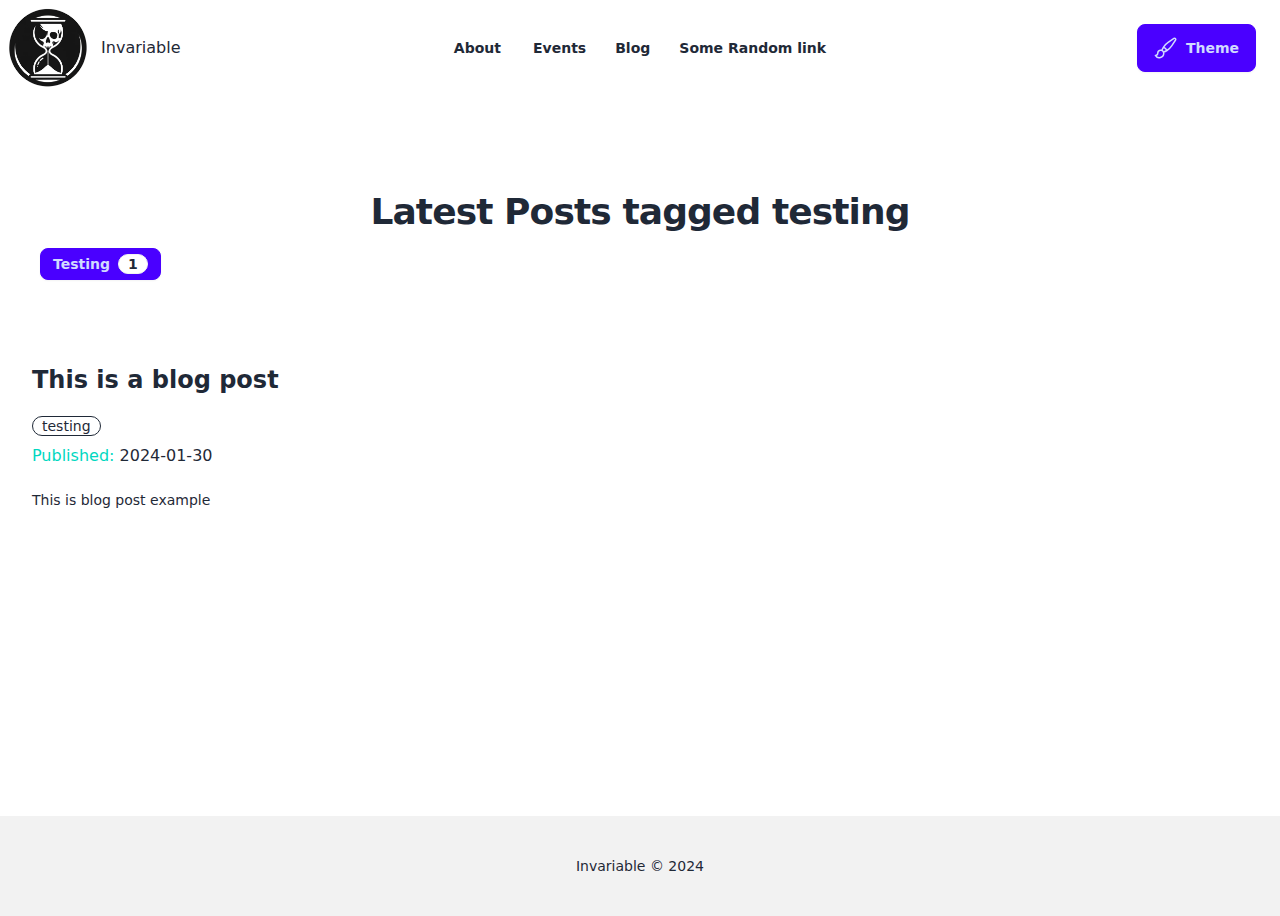
<file: tags/testing.html>
<!doctype html>
<html lang="en">
  <head>
    <meta charset="utf-8">
    <meta http-equiv="x-ua-compatible" content="ie=edge">
    <meta name="viewport" content="width=device-width, initial-scale=1">
    <meta name="description" content="Posts tagged as Testing">
    <title>Testing Tag | Invariable</title>
    <link rel="preload" type="text/css" as="style" href="/assets/app.css">
    <link rel="stylesheet" type="text/css" href="/assets/app.css">
    <script rel="preload" type="text/javascript" src="/assets/app.js" as="script">
    </script>
  </head>

  <script is:inline>
    // ☝️ This script prevent the FART effect.
    if (localStorage.getItem("theme") === null) {
      document.documentElement.setAttribute("data-theme", "light");
    } else
    document.documentElement.setAttribute("data-theme", localStorage.getItem("theme"));
  </script>

  <body class="flex flex-col min-h-screen">
    <!-- Main Nav -->
    <div class="navbar bg-base-100 z-[100]">
      <div class="navbar-start">
        <div class="dropdown">
          <div tabindex="0" role="button" id="alb" aria-label="Open navigation menu" class="btn btn-ghost lg:hidden">
            <svg xmlns="http://www.w3.org/2000/svg" class="h-5 w-5" fill="none" viewBox="0 0 24 24" stroke="currentColor">
              <path stroke-linecap="round" stroke-linejoin="round" stroke-width="2" d="M4 6h16M4 12h8m-8 6h16"></path>
            </svg>
          </div>

          <ul tabindex="0" class="menu menu-sm dropdown-content mt-3 z-[1] p-2 shadow bg-base-100 rounded-box w-52">

<li><a href='/about.html'>About</a></li>

<li><a href='/events.html'>Events</a></li>

<li>
  <a>Blog</a>
  <ul class="p-2">
    <li><a href='/blog.html'>Posts</a></li><li><a href='/tags.html'>Tags</a></li>
  </ul>
</li>


<li><a href='http://google.com'>Some Random link</a></li>

          </ul>
        </div>
        <a href="/" class="-m-1.5 p-1.5">
          <span class="sr-only"></span>
          <img class="w-20 rounded-full mr-2 inline" src="/assets/images/logo.png" alt="">
          <span class="hidden lg:inline">
Invariable
          </span>
        </a>
      </div>

      <div class="navbar-center flex lg:hidden text-center">
Invariable
      </div>

      <div class="navbar-center hidden lg:flex">
        <ul class="menu menu-horizontal px-1 z-10">

<li><a class='font-bold' href='/about.html'>About</a></li>

<li><a class='font-bold' href='/events.html'>Events</a></li>

<li class="dropdown dropdown-hover mt-[2px]">
  <div tabindex="0" role="button" class="btn btn-ghost rounded-btn btn-sm">Blog</div>
  <ul tabindex="0" class="dropdown-content bg-base-100 p-3 pt-4">
    <li><a class='font-bold' href='/blog.html'>Posts</a></li><li><a class='font-bold' href='/tags.html'>Tags</a></li>
  </ul>
</li>


<li><a class='font-bold' href='http://google.com'>Some Random link</a></li>

        </ul>
      </div>

      <div class="navbar-end">
        <details id="theme-change" class="dropdown details-reset details-overlay details-overlay-dark z-10 mr-4">
          <summary class="btn btn-sm sm:btn-md btn-primary">
            <svg xmlns="http://www.w3.org/2000/svg" fill="none" viewBox="0 0 24 24" stroke-width="1.5" stroke="currentColor" class="w-6 h-6">
              <path stroke-linecap="round" stroke-linejoin="round" d="M9.53 16.122a3 3 0 0 0-5.78 1.128 2.25 2.25 0 0 1-2.4 2.245 4.5 4.5 0 0 0 8.4-2.245c0-.399-.078-.78-.22-1.128Zm0 0a15.998 15.998 0 0 0 3.388-1.62m-5.043-.025a15.994 15.994 0 0 1 1.622-3.395m3.42 3.42a15.995 15.995 0 0 0 4.764-4.648l3.876-5.814a1.151 1.151 0 0 0-1.597-1.597L14.146 6.32a15.996 15.996 0 0 0-4.649 4.763m3.42 3.42a6.776 6.776 0 0 0-3.42-3.42"></path>
            </svg>
            <span class="hidden sm:inline">Theme</span>
          </summary>
          <ul tabindex="0" class="dropdown-menu absolute right-0 w-56 p-2 mt-2 text-gray-800 dark:text-white animate-slide-in-down rounded-lg shadow-md">
            <li>
              <a href="#" class="theme-change__option flex items-center gap-2 hover:bg-gray-200 py-2 px-3  whitespace-nowrap" data-theme="light">
                🌞️ Light Mode
              </a>
            </li>
            <li>
              <a href="#" class="theme-change__option flex items-center gap-2 hover:bg-gray-200 py-2 px-3  whitespace-nowrap" data-theme="dark" data-key="front-page">
                🔥 Dark Mode
              </a>
            </li>
            <li>
              <a href="#" class="theme-change__option flex items-center gap-2 hover:bg-gray-200 py-2 px-3  whitespace-nowrap" data-theme="cupcake">
                🍰 Cupcake
              </a>
            </li>
            <li>
              <a href="#" class="theme-change__option flex items-center gap-2 hover:bg-gray-200 py-2 px-3  whitespace-nowrap" data-theme="bumblebee">
                🐝 Bumblebee
              </a>
            </li>
            <li>
              <a href="#" class="theme-change__option flex items-center gap-2 hover:bg-gray-200 py-2 px-3  whitespace-nowrap" data-theme="emerald">
                ✨ Emerald
              </a>
            </li>
            <li>
              <a href="#" class="theme-change__option flex items-center gap-2 hover:bg-gray-200 py-2 px-3  whitespace-nowrap" data-theme="corporate">
                🏢 Corporate
              </a>
            </li>
            <li>
              <a href="#" class="theme-change__option flex items-center gap-2 hover:bg-gray-200 py-2 px-3  whitespace-nowrap" data-theme="synthwave">
                🎸 Synthwave
              </a>
            </li>
            <li>
              <a href="#" class="theme-change__option flex items-center gap-2 hover:bg-gray-200 py-2 px-3  whitespace-nowrap" data-theme="retro">
                👴 Retro
              </a>
            </li>
            <li>
              <a href="#" class="theme-change__option flex items-center gap-2 hover:bg-gray-200 py-2 px-3  whitespace-nowrap" data-theme="cyberpunk">
                🤖 Cyberpunk
              </a>
            </li>
            <li>
              <a href="#" class="theme-change__option flex items-center gap-2 hover:bg-gray-200 py-2 px-3  whitespace-nowrap" data-theme="valentine">
                💕 Valentine
              </a>
            </li>
            <li>
              <a href="#" class="theme-change__option flex items-center gap-2 hover:bg-gray-200 py-2 px-3  whitespace-nowrap" data-theme="halloween">
                🎃 Halloween
              </a>
            </li>
            <li>
              <a href="#" class="theme-change__option flex items-center gap-2 hover:bg-gray-200 py-2 px-3  whitespace-nowrap" data-theme="garden">
                🌻 Garden
              </a>
            </li>
            <li>
              <a href="#" class="theme-change__option flex items-center gap-2 hover:bg-gray-200 py-2 px-3  whitespace-nowrap" data-theme="forest">
                🌲 Forest
              </a>
            </li>
            <li>
              <a href="#" class="theme-change__option flex items-center gap-2 hover:bg-gray-200 py-2 px-3  whitespace-nowrap" data-theme="aqua">
                🐳 Aqua
              </a>
            </li>
            <li>
              <a href="#" class="theme-change__option flex items-center gap-2 hover:bg-gray-200 py-2 px-3  whitespace-nowrap" data-theme="lofi">
                📺 LoFi
              </a>
            </li>
            <li>
              <a href="#" class="theme-change__option flex items-center gap-2 hover:bg-gray-200 py-2 px-3  whitespace-nowrap" data-theme="pastel">
                🧁 Pastel
              </a>
            </li>
            <li>
              <a href="#" class="theme-change__option flex items-center gap-2 hover:bg-gray-200 py-2 px-3  whitespace-nowrap" data-theme="fantasy">
                🧚‍♀️ Fantasy
              </a>
            </li>
            <li>
              <a href="#" class="theme-change__option flex items-center gap-2 hover:bg-gray-200 py-2 px-3  whitespace-nowrap" data-theme="wireframe">
                📈 Wireframe
              </a>
            </li>
            <li>
              <a href="#" class="theme-change__option flex items-center gap-2 hover:bg-gray-200 py-2 px-3  whitespace-nowrap" data-theme="black">
                🏠 Black
              </a>
            </li>
            <li>
              <a href="#" class="theme-change__option flex items-center gap-2 hover:bg-gray-200 py-2 px-3  whitespace-nowrap" data-theme="luxury">
                💼 Luxury
              </a>
            </li>
            <li>
              <a href="#" class="theme-change__option flex items-center gap-2 hover:bg-gray-200 py-2 px-3  whitespace-nowrap" data-theme="dracula">
                🧛‍♂️ Dracula
              </a>
              <li>
              <a href="#" class="theme-change__option flex items-center gap-2 hover:bg-gray-200 py-2 px-3  whitespace-nowrap" data-theme="autumn">
                🍁 Autumn
              </a>
              <a href="#" class="theme-change__option flex items-center gap-2 hover:bg-gray-200 py-2 px-3  whitespace-nowrap" data-theme="business">
                🏢 Business
              </a>
              <a href="#" class="theme-change__option flex items-center gap-2 hover:bg-gray-200 py-2 px-3  whitespace-nowrap" data-theme="acid">
                ⚗️ Acid
              </a>
              <a href="#" class="theme-change__option flex items-center gap-2 hover:bg-gray-200 py-2 px-3  whitespace-nowrap" data-theme="lemonade">
                🍋 Lemonade
              </a>
              <a href="#" class="theme-change__option flex items-center gap-2 hover:bg-gray-200 py-2 px-3  whitespace-nowrap" data-theme="night">
                🌜 Night
              </a>
              <a href="#" class="theme-change__option flex items-center gap-2 hover:bg-gray-200 py-2 px-3  whitespace-nowrap" data-theme="coffee">
                ☕ Coffee
              </a>
              <a href="#" class="theme-change__option flex items-center gap-2 hover:bg-gray-200 py-2 px-3  whitespace-nowrap" data-theme="winter">
                ❄️ Winter
              </a>
              <a href="#" class="theme-change__option flex items-center gap-2 hover:bg-gray-200 py-2 px-3  whitespace-nowrap" data-theme="dim">
                🔅 Dim
              </a>
              <a href="#" class="theme-change__option flex items-center gap-2 hover:bg-gray-200 py-2 px-3  whitespace-nowrap" data-theme="nord">
                 Nord
              </a>
              <a href="#" class="theme-change__option flex items-center gap-2 hover:bg-gray-200 py-2 px-3  whitespace-nowrap" data-theme="sunset">
                ☀️ Sunset
              </a>
            </li>
            </li>
          </ul>
        </details>
      </div>
    </div>

    <div class="mb-auto">
      <div class="" class="mb-auto">

  <div class="py-24 sm:py-42 mb-52">
    <div class="mx-auto max-w-7xl px-6 lg:px-8">
      <div class="mx-auto max-w-2xl text-center">
        <h2 class="text-3xl font-bold tracking-tight sm:text-4xl">
          Latest Posts tagged testing
        </h2>
      </div>
      <div class="flex flex-wrap my-2">
  
    <a class="m-2 btn btn-sm btn-primary" href="/tags/testing.html">
      Testing
      <div class="badge">1</div>
    </a>
  
</div>
      <div class="mx-auto mt-16 grid max-w-2xl grid-cols-1 gap-x-8 gap-y-20 lg:mx-0 lg:max-w-none lg:grid-cols-3">

          <article class="flex flex-col items-start">
  <div class="max-w-xl">
    <div class="relative">
      <h3 class="my-4 text-2xl font-black leading-6">
        <a class="hover:text-secondary" href="/posts/2024/01-30-example-blog-post-title.html">
          This is a blog post
        </a>
      </h3>
      
  <a href="/tags/testing.html" class="my-2 no-underline hover:bg-primary hover:text-primary-content badge badge-outline hover:badge-primary-content">
    testing
  </a>

      <div>
        <span class="text-accent">Published:</span>
        <time datetime="2024-01-30">2024-01-30</time>
      </div>
      <p class="mt-5 line-clamp-3 text-sm leading-6 ">This is blog post example</p>
    </div>
  </div>
</article>

      </div>
    </div>
  </div>

      </div>
    </div>
    <footer class="footer footer-center p-10 bg-base-200 text-base-content">
      <aside>
        <p>Invariable © 2024</p>
      </aside>
    </footer>
  </body>
</html>
</file>
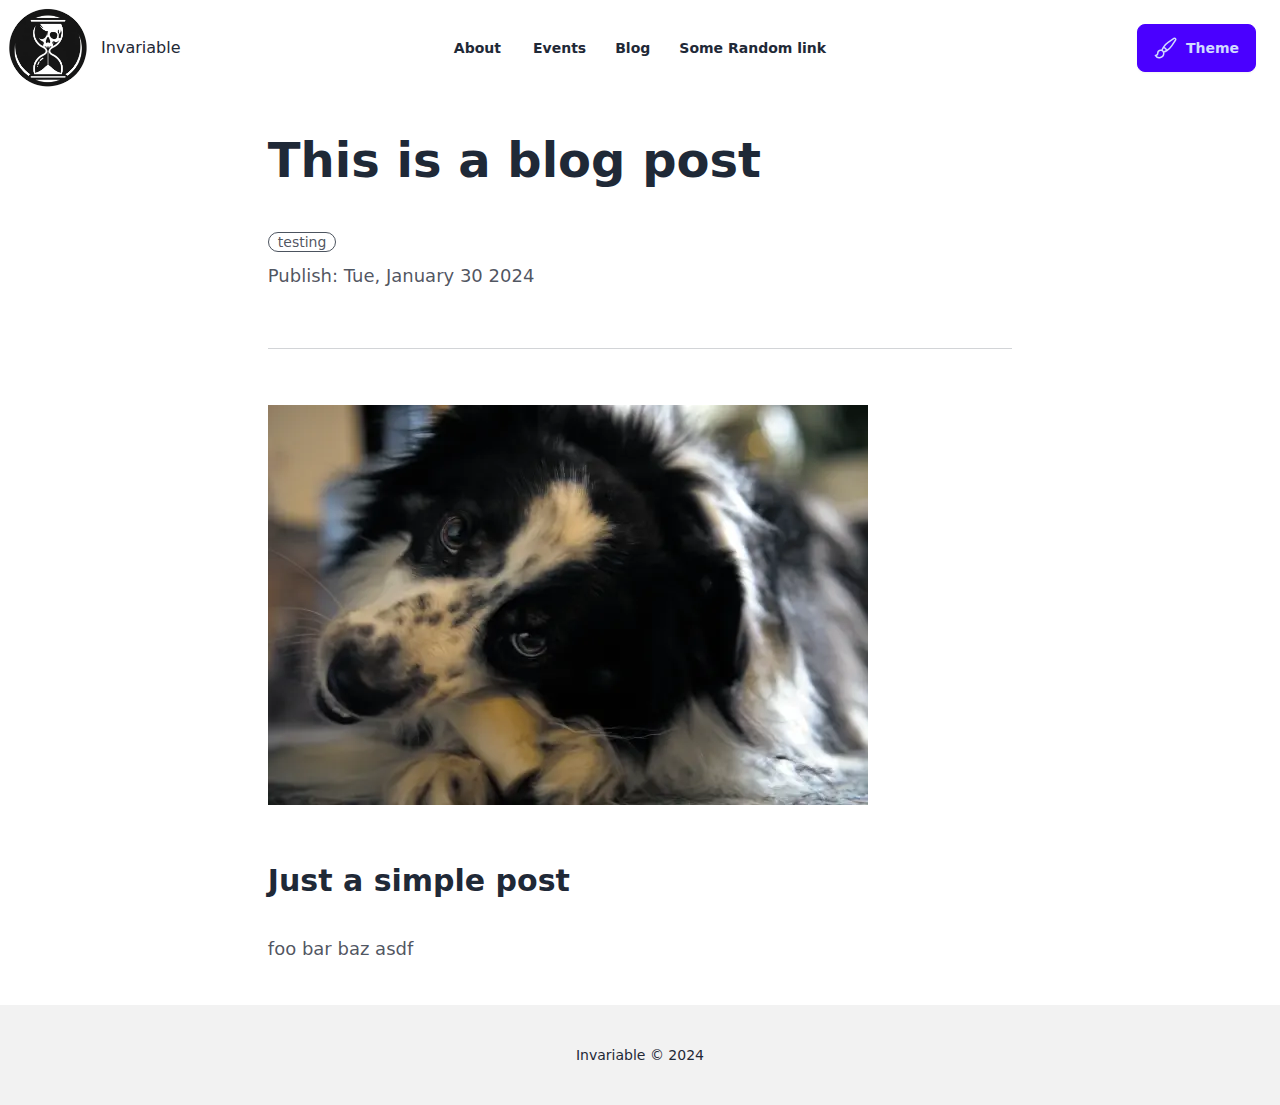
<file: posts/2024/01-30-example-blog-post-title.html>
<!doctype html>
<html lang="en">
  <head>
    <meta charset="utf-8">
    <meta http-equiv="x-ua-compatible" content="ie=edge">
    <meta name="viewport" content="width=device-width, initial-scale=1">
    <meta name="description" content="This is blog post example">
    <title>This is a blog post | Invariable</title>
    <link rel="preload" type="text/css" as="style" href="/assets/app.css">
    <link rel="stylesheet" type="text/css" href="/assets/app.css">
    <script rel="preload" type="text/javascript" src="/assets/app.js" as="script">
    </script>
  </head>

  <script is:inline>
    // ☝️ This script prevent the FART effect.
    if (localStorage.getItem("theme") === null) {
      document.documentElement.setAttribute("data-theme", "light");
    } else
    document.documentElement.setAttribute("data-theme", localStorage.getItem("theme"));
  </script>

  <body class="flex flex-col min-h-screen">
    <!-- Main Nav -->
    <div class="navbar bg-base-100 z-[100]">
      <div class="navbar-start">
        <div class="dropdown">
          <div tabindex="0" role="button" id="alb" aria-label="Open navigation menu" class="btn btn-ghost lg:hidden">
            <svg xmlns="http://www.w3.org/2000/svg" class="h-5 w-5" fill="none" viewBox="0 0 24 24" stroke="currentColor">
              <path stroke-linecap="round" stroke-linejoin="round" stroke-width="2" d="M4 6h16M4 12h8m-8 6h16"></path>
            </svg>
          </div>

          <ul tabindex="0" class="menu menu-sm dropdown-content mt-3 z-[1] p-2 shadow bg-base-100 rounded-box w-52">

<li><a href='/about.html'>About</a></li>

<li><a href='/events.html'>Events</a></li>

<li>
  <a>Blog</a>
  <ul class="p-2">
    <li><a href='/blog.html'>Posts</a></li><li><a href='/tags.html'>Tags</a></li>
  </ul>
</li>


<li><a href='http://google.com'>Some Random link</a></li>

          </ul>
        </div>
        <a href="/" class="-m-1.5 p-1.5">
          <span class="sr-only"></span>
          <img class="w-20 rounded-full mr-2 inline" src="/assets/images/logo.png" alt="">
          <span class="hidden lg:inline">
Invariable
          </span>
        </a>
      </div>

      <div class="navbar-center flex lg:hidden text-center">
Invariable
      </div>

      <div class="navbar-center hidden lg:flex">
        <ul class="menu menu-horizontal px-1 z-10">

<li><a class='font-bold' href='/about.html'>About</a></li>

<li><a class='font-bold' href='/events.html'>Events</a></li>

<li class="dropdown dropdown-hover mt-[2px]">
  <div tabindex="0" role="button" class="btn btn-ghost rounded-btn btn-sm">Blog</div>
  <ul tabindex="0" class="dropdown-content bg-base-100 p-3 pt-4">
    <li><a class='font-bold' href='/blog.html'>Posts</a></li><li><a class='font-bold' href='/tags.html'>Tags</a></li>
  </ul>
</li>


<li><a class='font-bold' href='http://google.com'>Some Random link</a></li>

        </ul>
      </div>

      <div class="navbar-end">
        <details id="theme-change" class="dropdown details-reset details-overlay details-overlay-dark z-10 mr-4">
          <summary class="btn btn-sm sm:btn-md btn-primary">
            <svg xmlns="http://www.w3.org/2000/svg" fill="none" viewBox="0 0 24 24" stroke-width="1.5" stroke="currentColor" class="w-6 h-6">
              <path stroke-linecap="round" stroke-linejoin="round" d="M9.53 16.122a3 3 0 0 0-5.78 1.128 2.25 2.25 0 0 1-2.4 2.245 4.5 4.5 0 0 0 8.4-2.245c0-.399-.078-.78-.22-1.128Zm0 0a15.998 15.998 0 0 0 3.388-1.62m-5.043-.025a15.994 15.994 0 0 1 1.622-3.395m3.42 3.42a15.995 15.995 0 0 0 4.764-4.648l3.876-5.814a1.151 1.151 0 0 0-1.597-1.597L14.146 6.32a15.996 15.996 0 0 0-4.649 4.763m3.42 3.42a6.776 6.776 0 0 0-3.42-3.42"></path>
            </svg>
            <span class="hidden sm:inline">Theme</span>
          </summary>
          <ul tabindex="0" class="dropdown-menu absolute right-0 w-56 p-2 mt-2 text-gray-800 dark:text-white animate-slide-in-down rounded-lg shadow-md">
            <li>
              <a href="#" class="theme-change__option flex items-center gap-2 hover:bg-gray-200 py-2 px-3  whitespace-nowrap" data-theme="light">
                🌞️ Light Mode
              </a>
            </li>
            <li>
              <a href="#" class="theme-change__option flex items-center gap-2 hover:bg-gray-200 py-2 px-3  whitespace-nowrap" data-theme="dark" data-key="front-page">
                🔥 Dark Mode
              </a>
            </li>
            <li>
              <a href="#" class="theme-change__option flex items-center gap-2 hover:bg-gray-200 py-2 px-3  whitespace-nowrap" data-theme="cupcake">
                🍰 Cupcake
              </a>
            </li>
            <li>
              <a href="#" class="theme-change__option flex items-center gap-2 hover:bg-gray-200 py-2 px-3  whitespace-nowrap" data-theme="bumblebee">
                🐝 Bumblebee
              </a>
            </li>
            <li>
              <a href="#" class="theme-change__option flex items-center gap-2 hover:bg-gray-200 py-2 px-3  whitespace-nowrap" data-theme="emerald">
                ✨ Emerald
              </a>
            </li>
            <li>
              <a href="#" class="theme-change__option flex items-center gap-2 hover:bg-gray-200 py-2 px-3  whitespace-nowrap" data-theme="corporate">
                🏢 Corporate
              </a>
            </li>
            <li>
              <a href="#" class="theme-change__option flex items-center gap-2 hover:bg-gray-200 py-2 px-3  whitespace-nowrap" data-theme="synthwave">
                🎸 Synthwave
              </a>
            </li>
            <li>
              <a href="#" class="theme-change__option flex items-center gap-2 hover:bg-gray-200 py-2 px-3  whitespace-nowrap" data-theme="retro">
                👴 Retro
              </a>
            </li>
            <li>
              <a href="#" class="theme-change__option flex items-center gap-2 hover:bg-gray-200 py-2 px-3  whitespace-nowrap" data-theme="cyberpunk">
                🤖 Cyberpunk
              </a>
            </li>
            <li>
              <a href="#" class="theme-change__option flex items-center gap-2 hover:bg-gray-200 py-2 px-3  whitespace-nowrap" data-theme="valentine">
                💕 Valentine
              </a>
            </li>
            <li>
              <a href="#" class="theme-change__option flex items-center gap-2 hover:bg-gray-200 py-2 px-3  whitespace-nowrap" data-theme="halloween">
                🎃 Halloween
              </a>
            </li>
            <li>
              <a href="#" class="theme-change__option flex items-center gap-2 hover:bg-gray-200 py-2 px-3  whitespace-nowrap" data-theme="garden">
                🌻 Garden
              </a>
            </li>
            <li>
              <a href="#" class="theme-change__option flex items-center gap-2 hover:bg-gray-200 py-2 px-3  whitespace-nowrap" data-theme="forest">
                🌲 Forest
              </a>
            </li>
            <li>
              <a href="#" class="theme-change__option flex items-center gap-2 hover:bg-gray-200 py-2 px-3  whitespace-nowrap" data-theme="aqua">
                🐳 Aqua
              </a>
            </li>
            <li>
              <a href="#" class="theme-change__option flex items-center gap-2 hover:bg-gray-200 py-2 px-3  whitespace-nowrap" data-theme="lofi">
                📺 LoFi
              </a>
            </li>
            <li>
              <a href="#" class="theme-change__option flex items-center gap-2 hover:bg-gray-200 py-2 px-3  whitespace-nowrap" data-theme="pastel">
                🧁 Pastel
              </a>
            </li>
            <li>
              <a href="#" class="theme-change__option flex items-center gap-2 hover:bg-gray-200 py-2 px-3  whitespace-nowrap" data-theme="fantasy">
                🧚‍♀️ Fantasy
              </a>
            </li>
            <li>
              <a href="#" class="theme-change__option flex items-center gap-2 hover:bg-gray-200 py-2 px-3  whitespace-nowrap" data-theme="wireframe">
                📈 Wireframe
              </a>
            </li>
            <li>
              <a href="#" class="theme-change__option flex items-center gap-2 hover:bg-gray-200 py-2 px-3  whitespace-nowrap" data-theme="black">
                🏠 Black
              </a>
            </li>
            <li>
              <a href="#" class="theme-change__option flex items-center gap-2 hover:bg-gray-200 py-2 px-3  whitespace-nowrap" data-theme="luxury">
                💼 Luxury
              </a>
            </li>
            <li>
              <a href="#" class="theme-change__option flex items-center gap-2 hover:bg-gray-200 py-2 px-3  whitespace-nowrap" data-theme="dracula">
                🧛‍♂️ Dracula
              </a>
              <li>
              <a href="#" class="theme-change__option flex items-center gap-2 hover:bg-gray-200 py-2 px-3  whitespace-nowrap" data-theme="autumn">
                🍁 Autumn
              </a>
              <a href="#" class="theme-change__option flex items-center gap-2 hover:bg-gray-200 py-2 px-3  whitespace-nowrap" data-theme="business">
                🏢 Business
              </a>
              <a href="#" class="theme-change__option flex items-center gap-2 hover:bg-gray-200 py-2 px-3  whitespace-nowrap" data-theme="acid">
                ⚗️ Acid
              </a>
              <a href="#" class="theme-change__option flex items-center gap-2 hover:bg-gray-200 py-2 px-3  whitespace-nowrap" data-theme="lemonade">
                🍋 Lemonade
              </a>
              <a href="#" class="theme-change__option flex items-center gap-2 hover:bg-gray-200 py-2 px-3  whitespace-nowrap" data-theme="night">
                🌜 Night
              </a>
              <a href="#" class="theme-change__option flex items-center gap-2 hover:bg-gray-200 py-2 px-3  whitespace-nowrap" data-theme="coffee">
                ☕ Coffee
              </a>
              <a href="#" class="theme-change__option flex items-center gap-2 hover:bg-gray-200 py-2 px-3  whitespace-nowrap" data-theme="winter">
                ❄️ Winter
              </a>
              <a href="#" class="theme-change__option flex items-center gap-2 hover:bg-gray-200 py-2 px-3  whitespace-nowrap" data-theme="dim">
                🔅 Dim
              </a>
              <a href="#" class="theme-change__option flex items-center gap-2 hover:bg-gray-200 py-2 px-3  whitespace-nowrap" data-theme="nord">
                 Nord
              </a>
              <a href="#" class="theme-change__option flex items-center gap-2 hover:bg-gray-200 py-2 px-3  whitespace-nowrap" data-theme="sunset">
                ☀️ Sunset
              </a>
            </li>
            </li>
          </ul>
        </details>
      </div>
    </div>

    <div class="mb-auto">
      <div class="prose lg:prose-lg mx-auto p-10 sm:px-20 md:px-0" class="mb-auto">

  <h1>This is a blog post</h1>
  <p>
    
  <a href="/tags/testing.html" class="my-2 no-underline hover:bg-primary hover:text-primary-content badge badge-outline hover:badge-primary-content">
    testing
  </a>

    <span class="block">
      Publish: Tue, January 30 2024
    </span>
  </p>
  <hr>
<p>
  <img src="/assets/images/dog.webp" alt="Alt text">
</p>
<h2>
Just a simple post</h2>
<p>
foo bar baz asdf</p>


      </div>
    </div>
    <footer class="footer footer-center p-10 bg-base-200 text-base-content">
      <aside>
        <p>Invariable © 2024</p>
      </aside>
    </footer>
  </body>
</html>
</file>
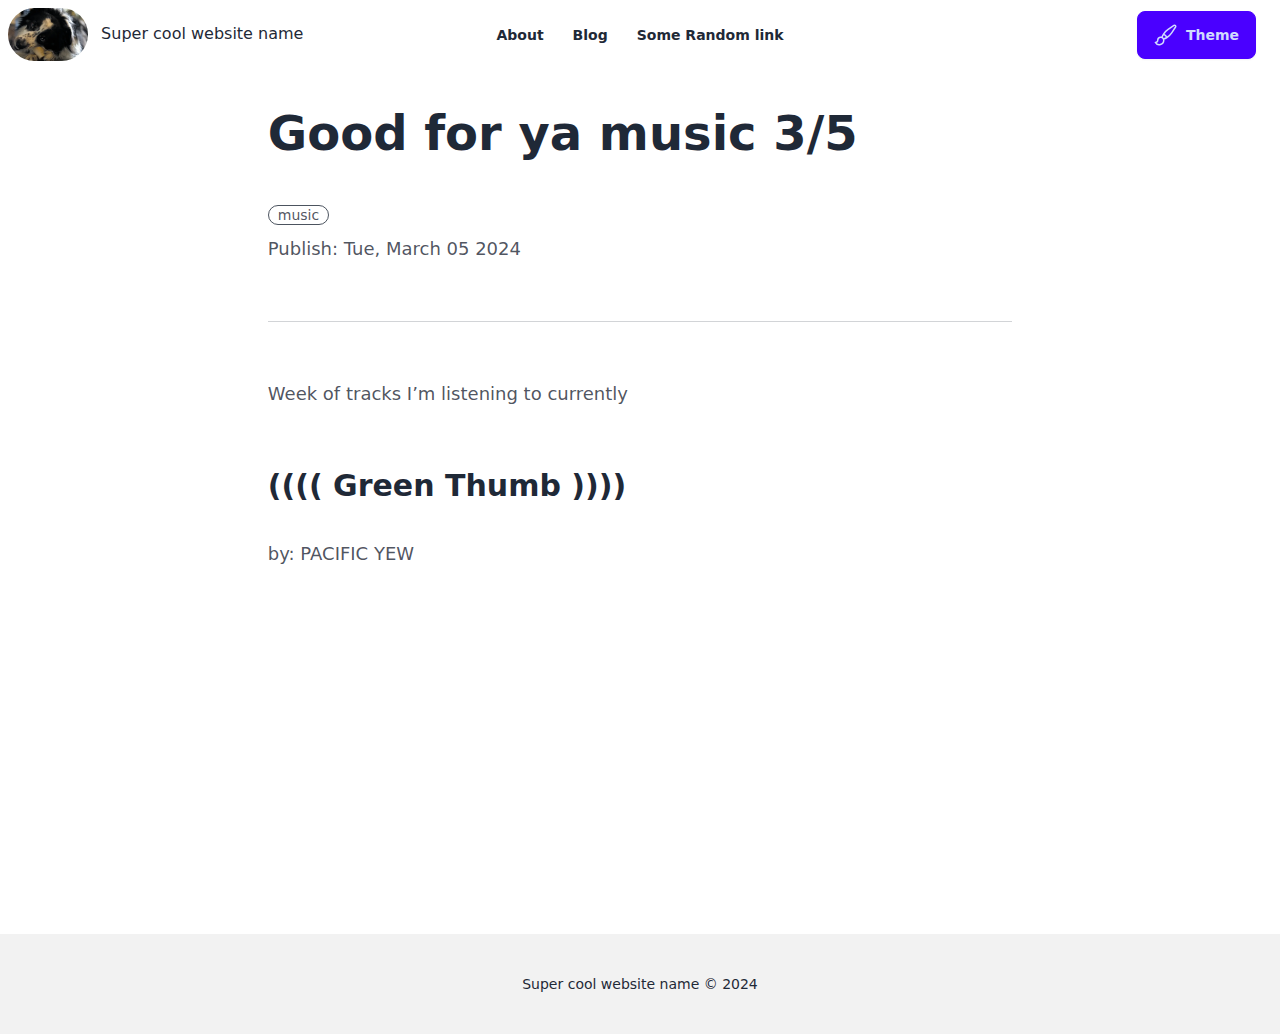
<file: posts/2024/03-05-good-for-ya-music.html>
<!doctype html>
<html lang="en">
  <head>
    <meta charset="utf-8">
    <meta http-equiv="x-ua-compatible" content="ie=edge">
    <meta name="viewport" content="width=device-width, initial-scale=1">
    <meta name="description" content="Week of tracks I&#39;m listening to currently">
    <title>Good for ya music 3/5 | Super cool website name</title>
    <link rel="preload" type="text/css" as="style" href="/assets/app.css">
    <link rel="stylesheet" type="text/css" href="/assets/app.css">
    <script rel="preload" type="text/javascript" src="/assets/app.js" as="script">
    </script>
  </head>

  <script is:inline>
    // ☝️ This script prevent the FART effect.
    if (localStorage.getItem("theme") === null) {
      document.documentElement.setAttribute("data-theme", "light");
    } else
    document.documentElement.setAttribute("data-theme", localStorage.getItem("theme"));
  </script>

  <body class="flex flex-col min-h-screen">
    <!-- Main Nav -->
    <div class="navbar bg-base-100 z-100">
      <div class="navbar-start">
        <div class="dropdown">
          <div tabindex="0" role="button" id="alb" aria-label="Open navigation menu" class="btn btn-ghost lg:hidden">
            <svg xmlns="http://www.w3.org/2000/svg" class="h-5 w-5" fill="none" viewBox="0 0 24 24" stroke="currentColor">
              <path stroke-linecap="round" stroke-linejoin="round" stroke-width="2" d="M4 6h16M4 12h8m-8 6h16"></path>
            </svg>
          </div>

          <ul tabindex="0" class="menu menu-sm dropdown-content mt-3 z-[1] p-2 shadow bg-base-100 rounded-box w-52">

<li><a href='/about.html'>About</a></li>

<li>
  <a>Blog</a>
  <ul class="p-2">
    <li><a href='/blog.html'>Posts</a></li><li><a href='/tags.html'>Tags</a></li>
  </ul>
</li>


<li><a href='http://google.com'>Some Random link</a></li>

          </ul>
        </div>
        <a href="/" class="-m-1.5 p-1.5">
          <span class="sr-only"></span>
          <img class="w-20 rounded-full mr-2 inline" src="/assets/images/dog.webp" alt="">
          <span class="hidden lg:inline">
Super cool website name
          </span>
        </a>
      </div>

      <div class="navbar-center flex lg:hidden text-center">
Super cool website name
      </div>

      <div class="navbar-center hidden lg:flex">
        <ul class="menu menu-horizontal px-1 z-10">

<li><a class='font-bold' href='/about.html'>About</a></li>

<li class="dropdown dropdown-hover mt-[2px]">
  <div tabindex="0" role="button" class="btn btn-ghost rounded-btn btn-sm">Blog</div>
  <ul tabindex="0" class="dropdown-content bg-base-100 p-3 pt-4">
    <li><a class='font-bold' href='/blog.html'>Posts</a></li><li><a class='font-bold' href='/tags.html'>Tags</a></li>
  </ul>
</li>


<li><a class='font-bold' href='http://google.com'>Some Random link</a></li>

        </ul>
      </div>

      <div class="navbar-end">
        <details id="theme-change" class="dropdown details-reset details-overlay details-overlay-dark z-10 mr-4">
          <summary class="btn btn-sm sm:btn-md btn-primary">
            <svg xmlns="http://www.w3.org/2000/svg" fill="none" viewBox="0 0 24 24" stroke-width="1.5" stroke="currentColor" class="w-6 h-6">
              <path stroke-linecap="round" stroke-linejoin="round" d="M9.53 16.122a3 3 0 0 0-5.78 1.128 2.25 2.25 0 0 1-2.4 2.245 4.5 4.5 0 0 0 8.4-2.245c0-.399-.078-.78-.22-1.128Zm0 0a15.998 15.998 0 0 0 3.388-1.62m-5.043-.025a15.994 15.994 0 0 1 1.622-3.395m3.42 3.42a15.995 15.995 0 0 0 4.764-4.648l3.876-5.814a1.151 1.151 0 0 0-1.597-1.597L14.146 6.32a15.996 15.996 0 0 0-4.649 4.763m3.42 3.42a6.776 6.776 0 0 0-3.42-3.42"></path>
            </svg>
            <span class="hidden sm:inline">Theme</span>
          </summary>
          <ul tabindex="0" class="dropdown-menu absolute right-0 w-56 p-2 mt-2 text-gray-800 dark:text-white animate-slide-in-down rounded-lg shadow-md">
            <li>
              <a href="#" class="theme-change__option flex items-center gap-2 hover:bg-gray-200 py-2 px-3  whitespace-nowrap" data-theme="light">
                🌞️ Light Mode
              </a>
            </li>
            <li>
              <a href="#" class="theme-change__option flex items-center gap-2 hover:bg-gray-200 py-2 px-3  whitespace-nowrap" data-theme="dark" data-key="front-page">
                🔥 Dark Mode
              </a>
            </li>
            <li>
              <a href="#" class="theme-change__option flex items-center gap-2 hover:bg-gray-200 py-2 px-3  whitespace-nowrap" data-theme="cupcake">
                🍰 Cupcake
              </a>
            </li>
            <li>
              <a href="#" class="theme-change__option flex items-center gap-2 hover:bg-gray-200 py-2 px-3  whitespace-nowrap" data-theme="bumblebee">
                🐝 Bumblebee
              </a>
            </li>
            <li>
              <a href="#" class="theme-change__option flex items-center gap-2 hover:bg-gray-200 py-2 px-3  whitespace-nowrap" data-theme="emerald">
                ✨ Emerald
              </a>
            </li>
            <li>
              <a href="#" class="theme-change__option flex items-center gap-2 hover:bg-gray-200 py-2 px-3  whitespace-nowrap" data-theme="corporate">
                🏢 Corporate
              </a>
            </li>
            <li>
              <a href="#" class="theme-change__option flex items-center gap-2 hover:bg-gray-200 py-2 px-3  whitespace-nowrap" data-theme="synthwave">
                🎸 Synthwave
              </a>
            </li>
            <li>
              <a href="#" class="theme-change__option flex items-center gap-2 hover:bg-gray-200 py-2 px-3  whitespace-nowrap" data-theme="retro">
                👴 Retro
              </a>
            </li>
            <li>
              <a href="#" class="theme-change__option flex items-center gap-2 hover:bg-gray-200 py-2 px-3  whitespace-nowrap" data-theme="cyberpunk">
                🤖 Cyberpunk
              </a>
            </li>
            <li>
              <a href="#" class="theme-change__option flex items-center gap-2 hover:bg-gray-200 py-2 px-3  whitespace-nowrap" data-theme="valentine">
                💕 Valentine
              </a>
            </li>
            <li>
              <a href="#" class="theme-change__option flex items-center gap-2 hover:bg-gray-200 py-2 px-3  whitespace-nowrap" data-theme="halloween">
                🎃 Halloween
              </a>
            </li>
            <li>
              <a href="#" class="theme-change__option flex items-center gap-2 hover:bg-gray-200 py-2 px-3  whitespace-nowrap" data-theme="garden">
                🌻 Garden
              </a>
            </li>
            <li>
              <a href="#" class="theme-change__option flex items-center gap-2 hover:bg-gray-200 py-2 px-3  whitespace-nowrap" data-theme="forest">
                🌲 Forest
              </a>
            </li>
            <li>
              <a href="#" class="theme-change__option flex items-center gap-2 hover:bg-gray-200 py-2 px-3  whitespace-nowrap" data-theme="aqua">
                🐳 Aqua
              </a>
            </li>
            <li>
              <a href="#" class="theme-change__option flex items-center gap-2 hover:bg-gray-200 py-2 px-3  whitespace-nowrap" data-theme="lofi">
                📺 LoFi
              </a>
            </li>
            <li>
              <a href="#" class="theme-change__option flex items-center gap-2 hover:bg-gray-200 py-2 px-3  whitespace-nowrap" data-theme="pastel">
                🧁 Pastel
              </a>
            </li>
            <li>
              <a href="#" class="theme-change__option flex items-center gap-2 hover:bg-gray-200 py-2 px-3  whitespace-nowrap" data-theme="fantasy">
                🧚‍♀️ Fantasy
              </a>
            </li>
            <li>
              <a href="#" class="theme-change__option flex items-center gap-2 hover:bg-gray-200 py-2 px-3  whitespace-nowrap" data-theme="wireframe">
                📈 Wireframe
              </a>
            </li>
            <li>
              <a href="#" class="theme-change__option flex items-center gap-2 hover:bg-gray-200 py-2 px-3  whitespace-nowrap" data-theme="black">
                🏠 Black
              </a>
            </li>
            <li>
              <a href="#" class="theme-change__option flex items-center gap-2 hover:bg-gray-200 py-2 px-3  whitespace-nowrap" data-theme="luxury">
                💼 Luxury
              </a>
            </li>
            <li>
              <a href="#" class="theme-change__option flex items-center gap-2 hover:bg-gray-200 py-2 px-3  whitespace-nowrap" data-theme="dracula">
                🧛‍♂️ Dracula
              </a>
            </li>
          </ul>
        </details>
      </div>
    </div>

    <div class="mb-auto">
      <div class="prose lg:prose-lg mx-auto p-10 md:px-20 md:px-0" class="mb-auto">

  <h1>Good for ya music 3/5</h1>
  <p>
    
  <a href="/tags/music.html" class="my-2 no-underline hover:bg-primary hover:text-primary-content badge badge-outline hover:badge-primary-content">
    music
  </a>

    <span class="block">
      Publish: Tue, March 05 2024
    </span>
  </p>
  <hr>
<p>
Week of tracks I’m listening to currently</p>
<h2>
(((( Green Thumb ))))</h2>
<p>
by: PACIFIC YEW</p>
<iframe width="100%" height="300" scrolling="no" frameborder="no" allow="autoplay" src="https://w.soundcloud.com/player/?url=https%3A//api.soundcloud.com/tracks/326204876&color=%23ff5500&auto_play=false&hide_related=false&show_comments=true&show_user=true&show_reposts=false&show_teaser=true&visual=true">
</iframe>


      </div>
    </div>
    <footer class="footer footer-center p-10 bg-base-200 text-base-content">
      <aside>
        <p>Super cool website name © 2024</p>
      </aside>
    </footer>
  </body>
</html>
</file>
